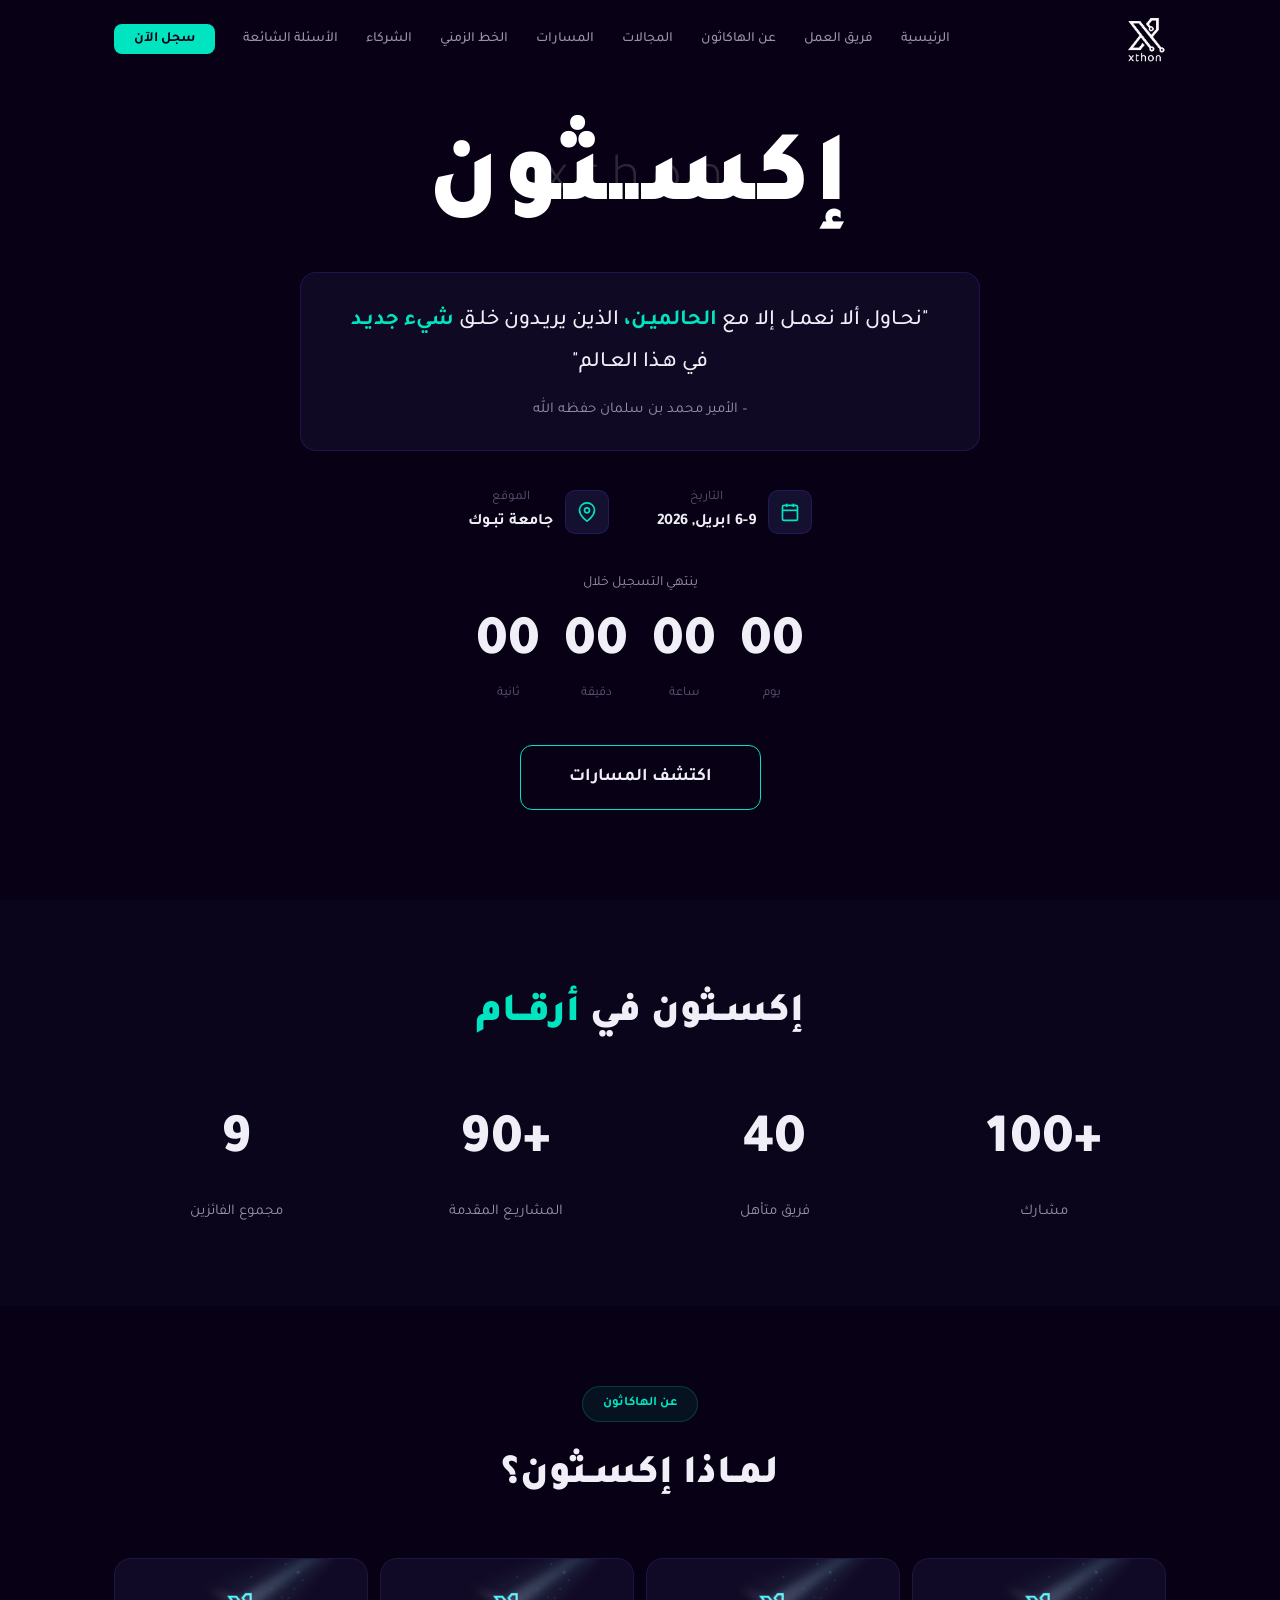
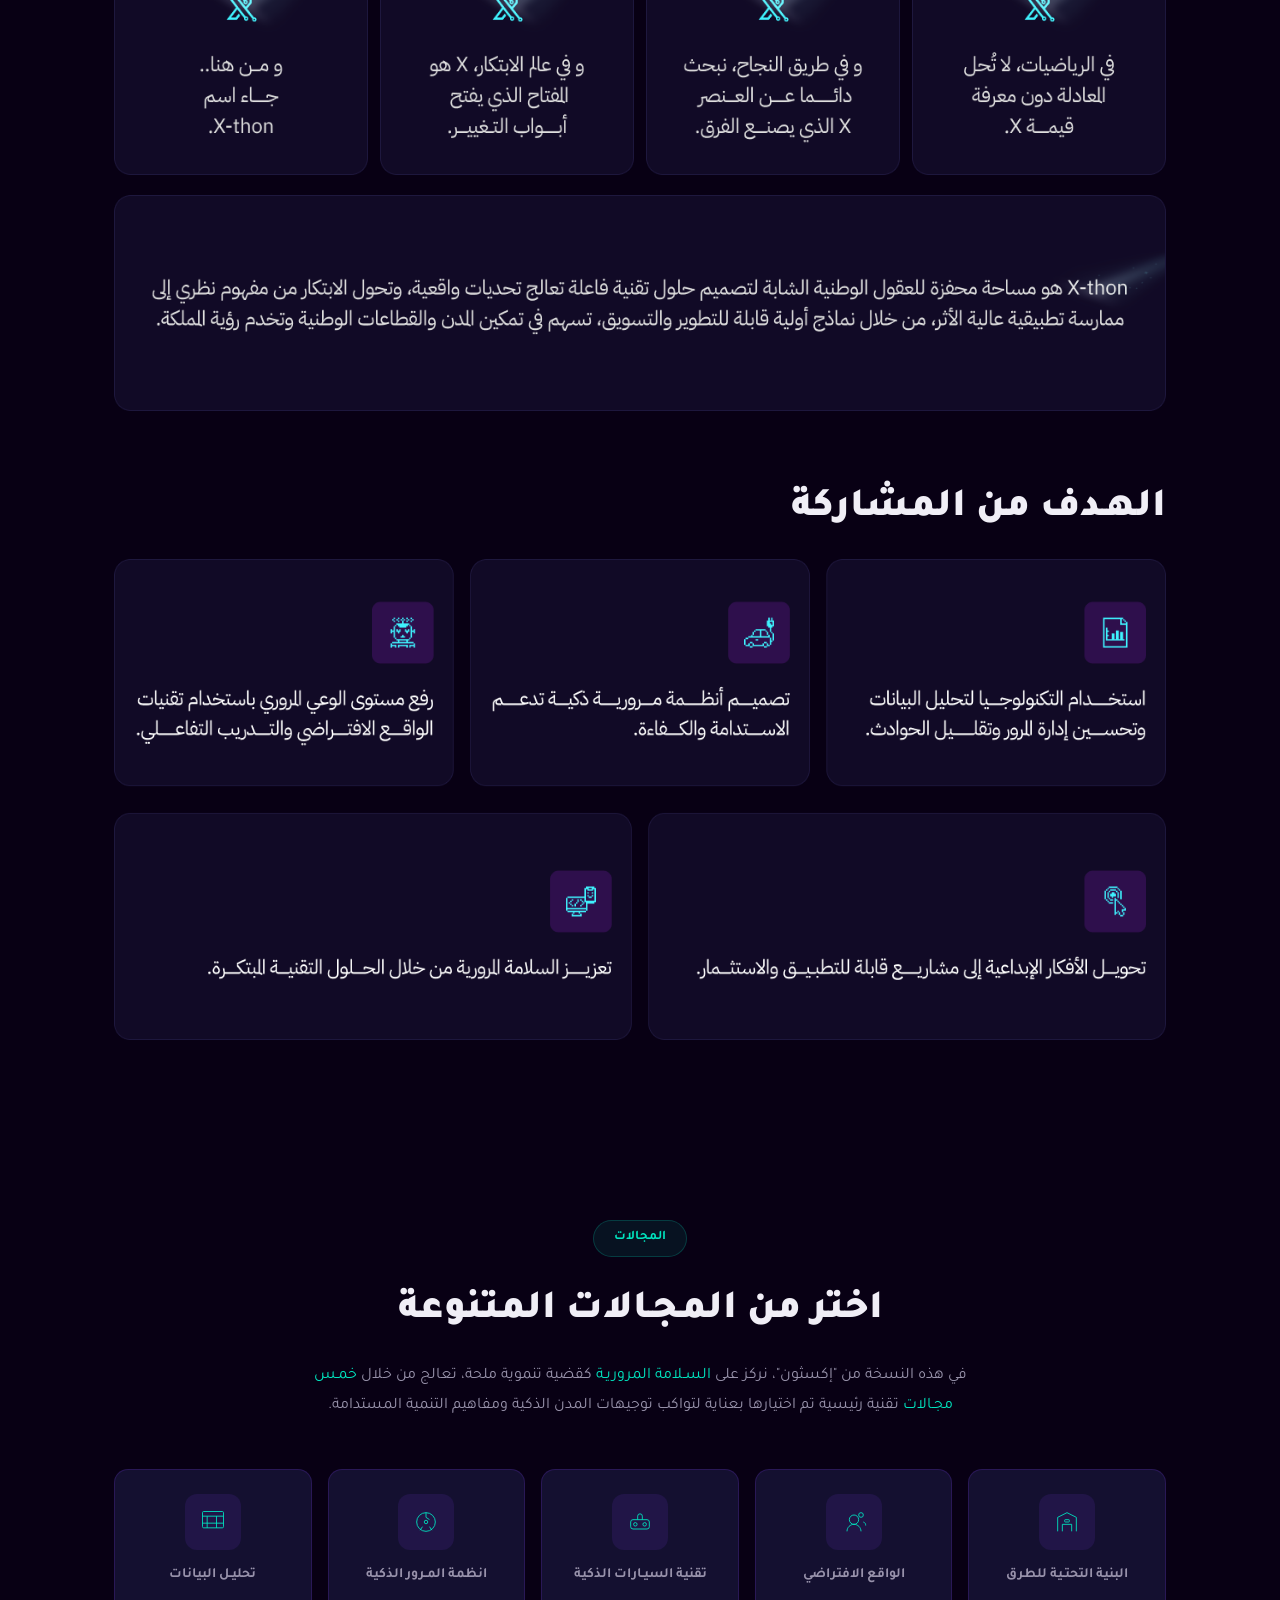
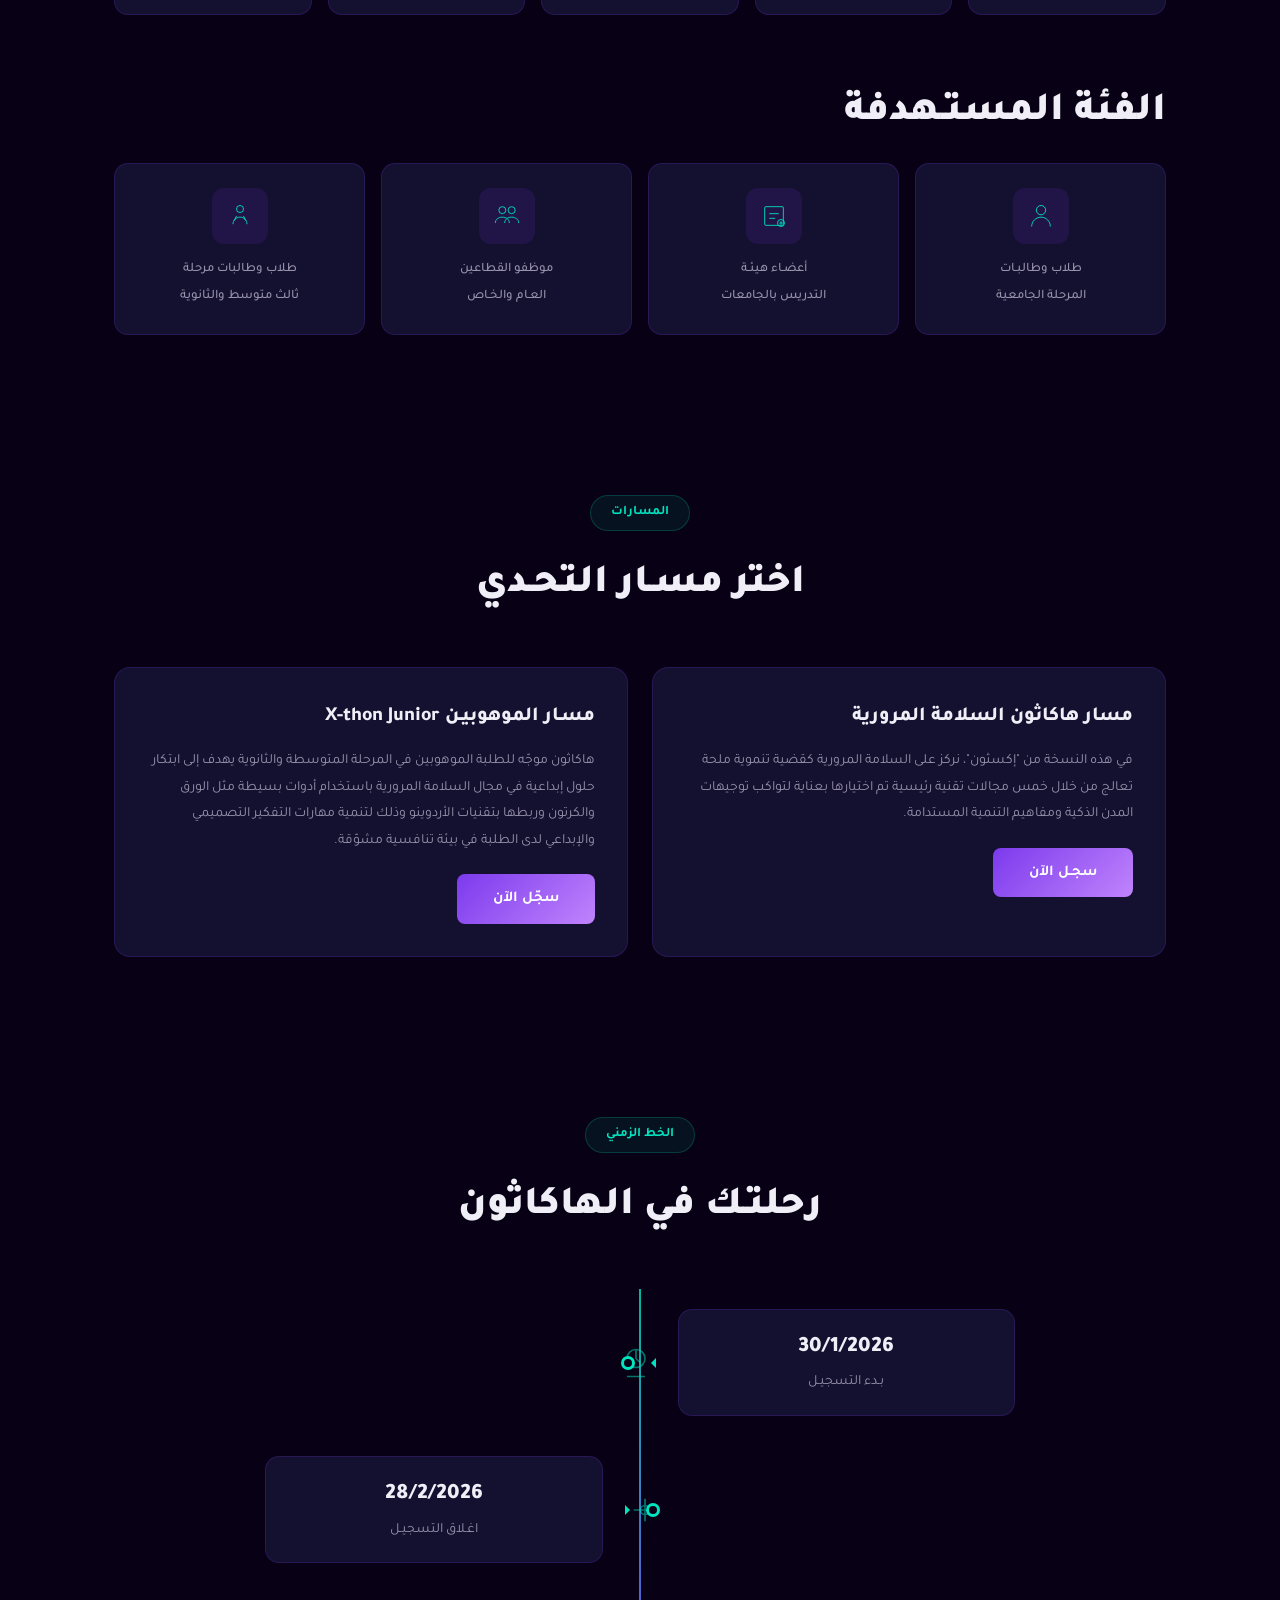
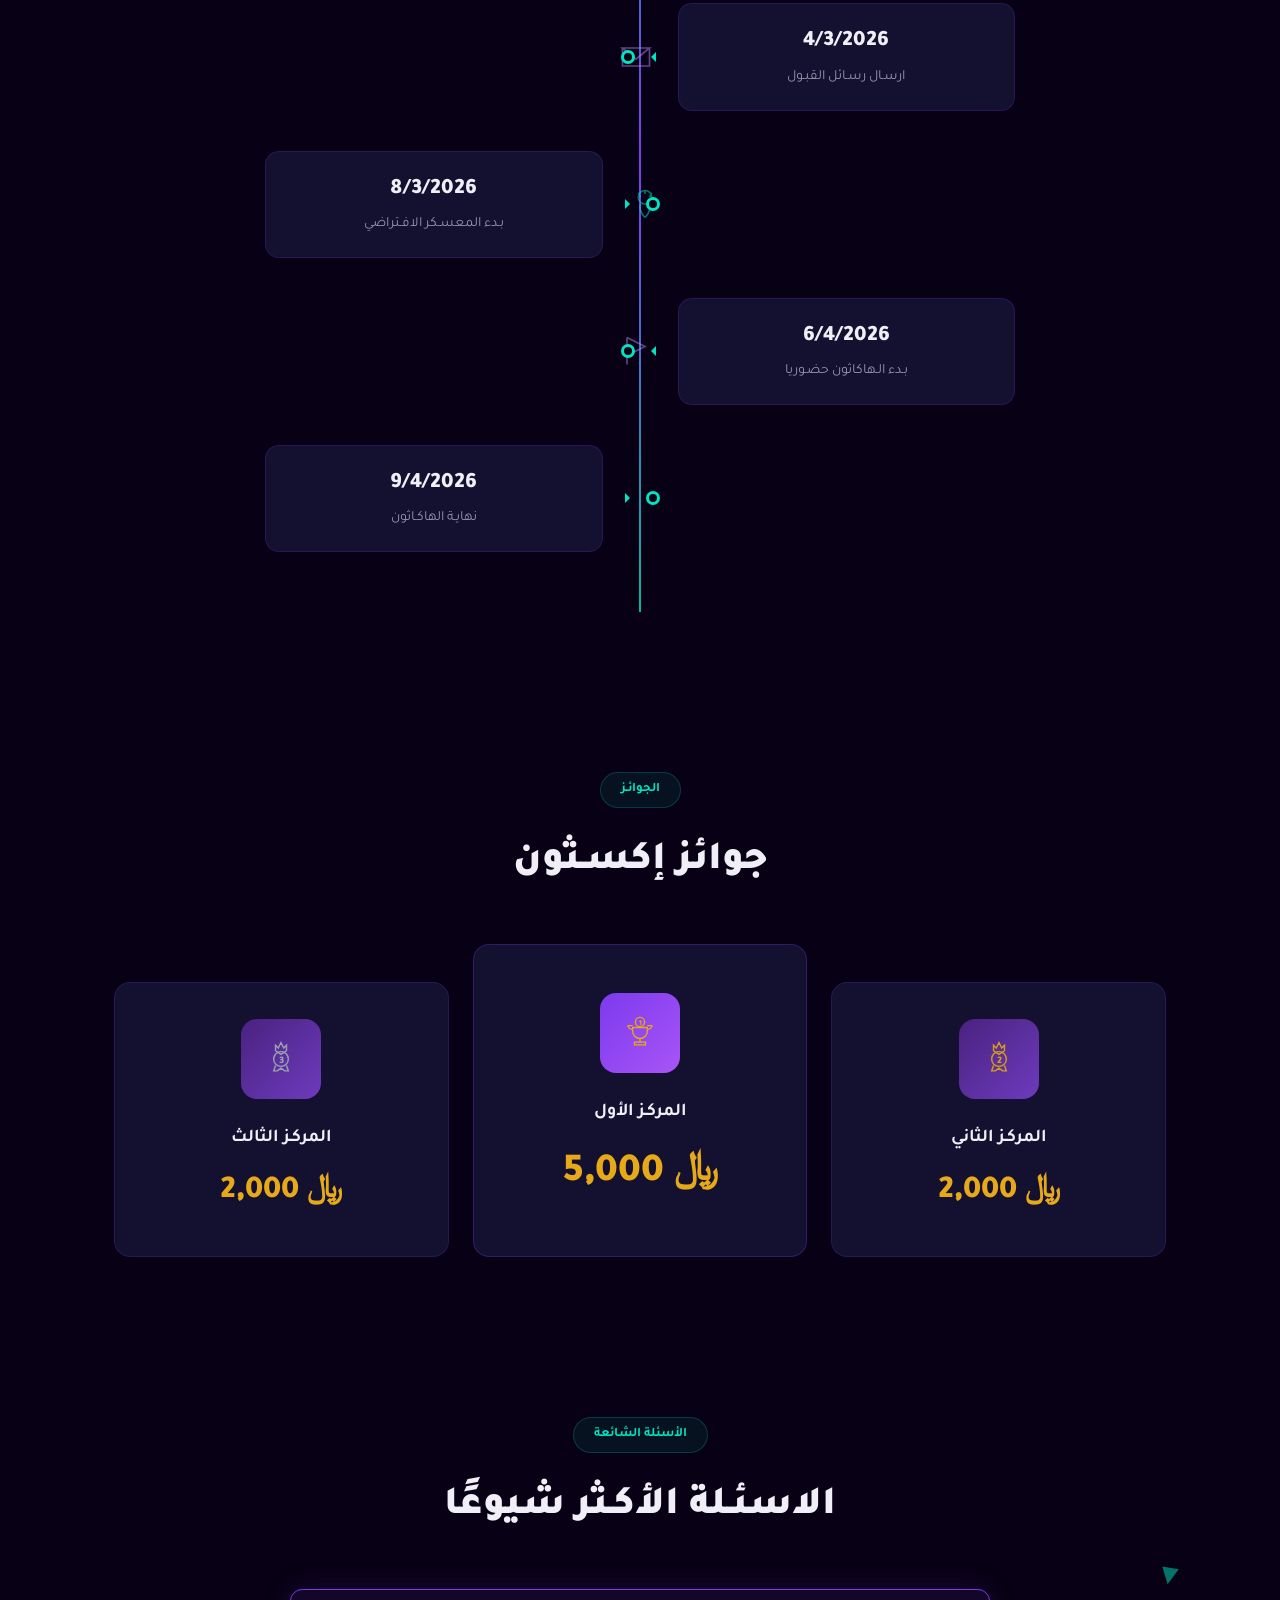
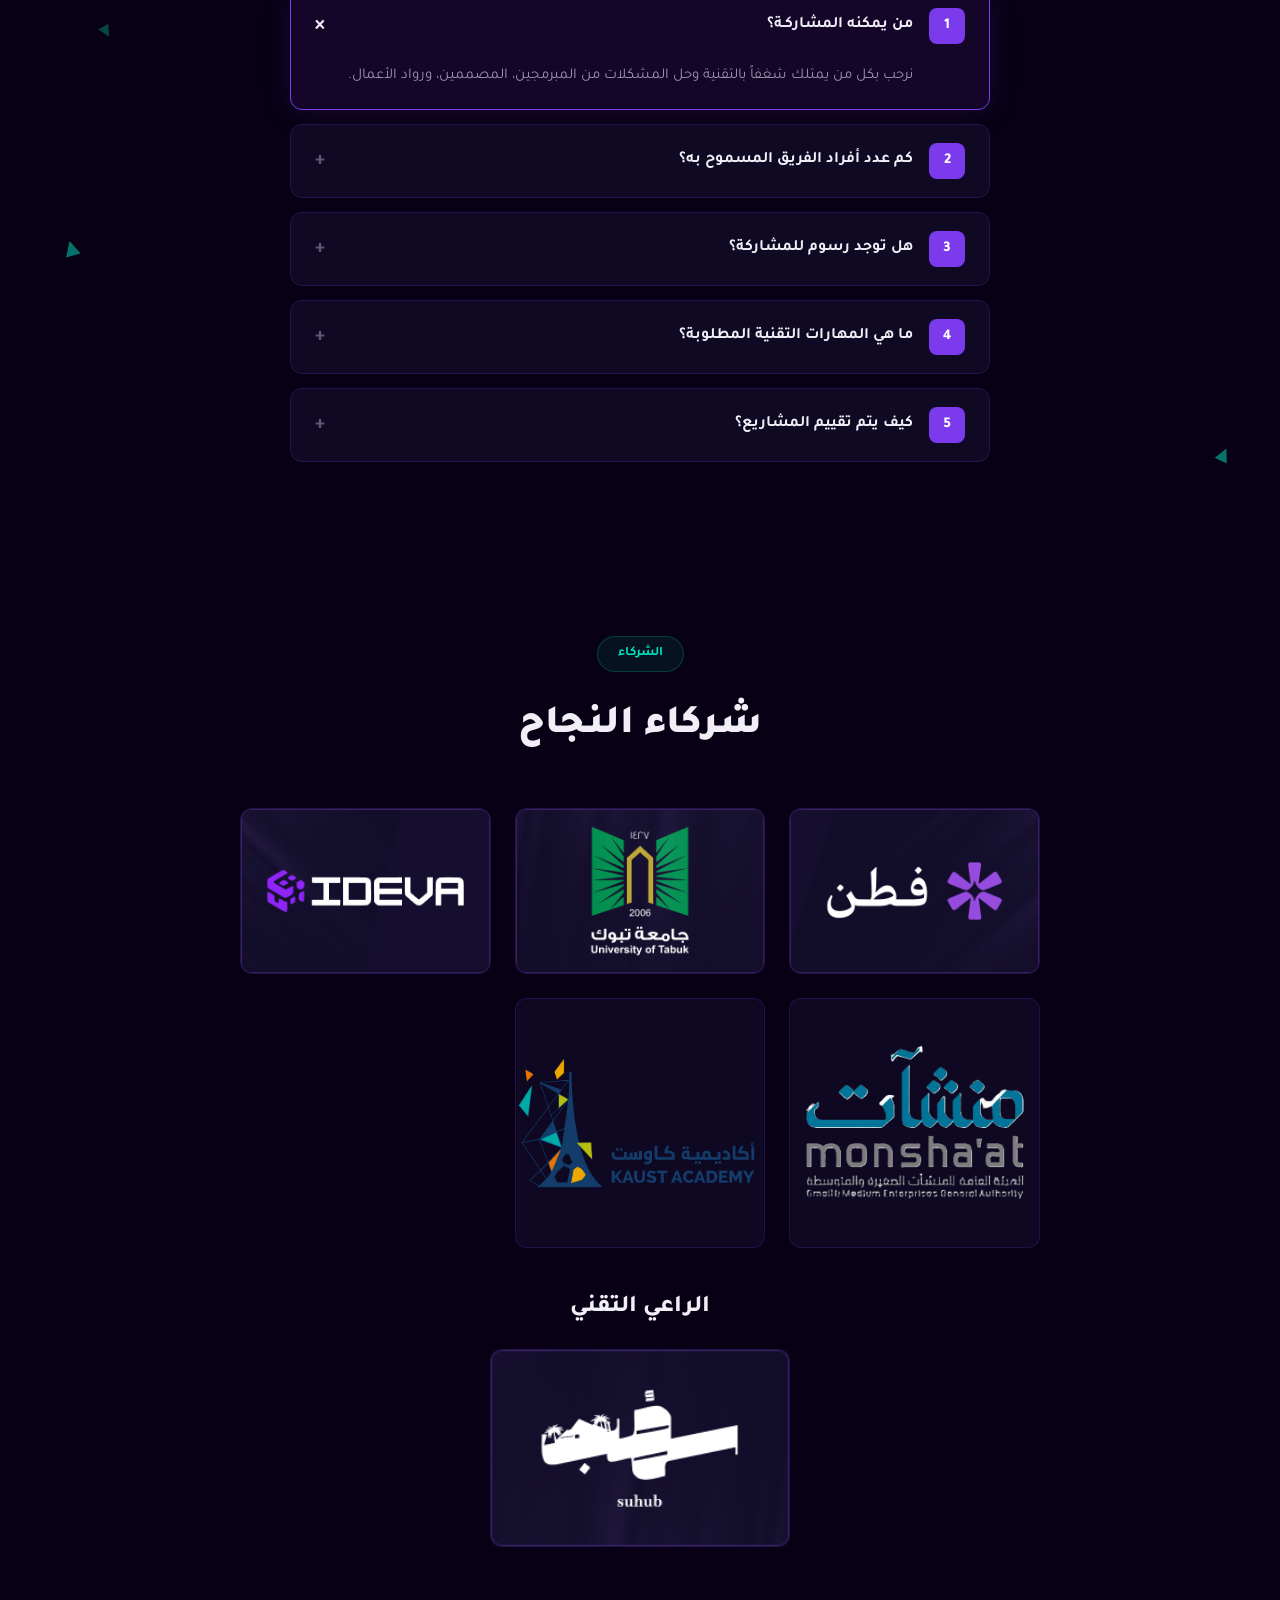
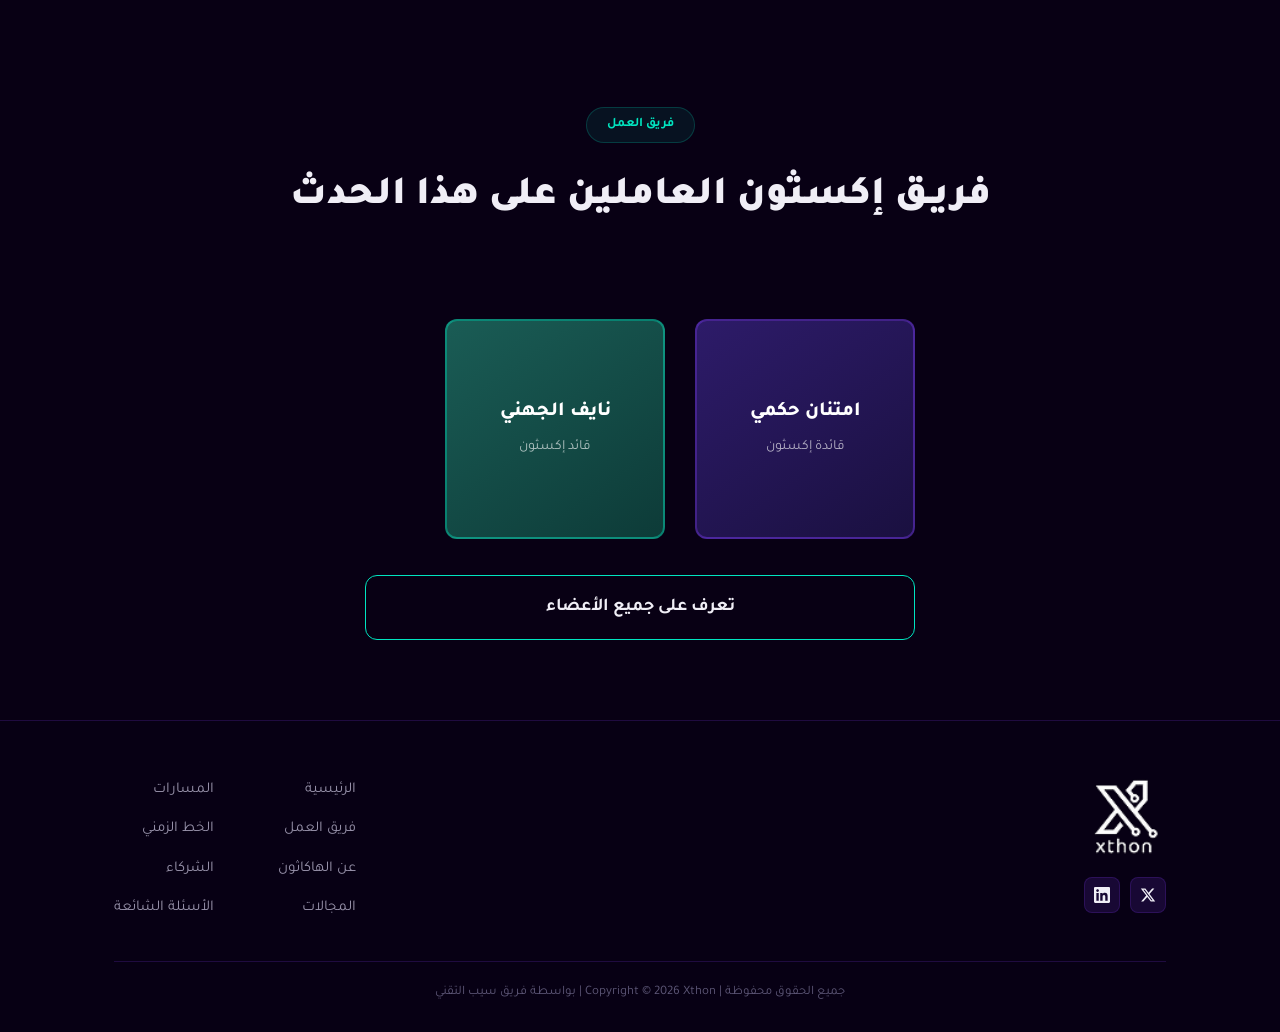
<file: index.html>
<!DOCTYPE html>
<html lang="ar" dir="rtl">
<head>
  <meta charset="utf-8">
  <meta name="viewport" content="width=device-width, initial-scale=1.0">
  <title>إكسثون - Xthon</title>
  <link href="style.css" rel="stylesheet" type="text/css" />
  <link rel="preconnect" href="https://fonts.googleapis.com">
  <link rel="preconnect" href="https://fonts.gstatic.com" crossorigin>
  <link href="https://fonts.googleapis.com/css2?family=Tajawal:wght@300;400;500;700;800;900&display=swap" rel="stylesheet">
</head>
<body>
  <div class="stars-bg" id="starsBg"></div>

  <nav class="navbar" id="navbar">
    <div class="container nav-container">
      <a href="index.html" class="nav-logo" aria-label="Xthon الرئيسية">
        <img src="Xthon.png" alt="Xthon" class="logo-img">
      </a>
      <ul class="nav-links" id="navLinks">
        <li><a href="#hero">الرئيسية</a></li>
        <li><a href="team.html">فريق العمل</a></li>
        <li><a href="#about">عن الهاكاثون</a></li>
        <li><a href="#domains">المجالات</a></li>
        <li><a href="#tracks">المسارات</a></li>
        <li><a href="#timeline">الخط الزمني</a></li>
        <li><a href="#partners">الشركاء</a></li>
        <li><a href="#faq">الأسئلة الشائعة</a></li>
        <li><a href="#tracks" class="nav-cta">سجل الآن</a></li>
      </ul>
      <button class="nav-toggle" id="navToggle" aria-label="القائمة">
        <span></span><span></span><span></span>
      </button>
    </div>
  </nav>

  <section class="hero" id="hero">
    <div class="container hero-content">
      <h1 class="hero-title">
        <span class="hero-title-ar">إكســثون</span>
        <span class="hero-title-en">Xthon</span>
      </h1>

      <div class="hero-quote">
        <p class="quote-text">"نحـاول ألا نعمـل إلا مع <span class="quote-highlight">الحالميـن،</span> الذين يريـدون خلـق <span class="quote-highlight">شيء جديـد</span> في هـذا العـالم"</p>
        <p class="quote-author">– الأمير محمد بن سلمان حفظه الله</p>
      </div>

      <div class="hero-info">
        <div class="info-item">
          <div class="info-icon">
            <svg viewBox="0 0 24 24" fill="none" stroke="currentColor" stroke-width="2"><rect x="3" y="4" width="18" height="18" rx="2" ry="2"></rect><line x1="16" y1="2" x2="16" y2="6"></line><line x1="8" y1="2" x2="8" y2="6"></line><line x1="3" y1="10" x2="21" y2="10"></line></svg>
          </div>
          <div>
            <div class="info-label">التاريخ</div>
            <div class="info-value">6-9 ابريل, 2026</div>
          </div>
        </div>
        <div class="info-item">
          <div class="info-icon">
            <svg viewBox="0 0 24 24" fill="none" stroke="currentColor" stroke-width="2"><path d="M21 10c0 7-9 13-9 13s-9-6-9-13a9 9 0 0 1 18 0z"></path><circle cx="12" cy="10" r="3"></circle></svg>
          </div>
          <div>
            <div class="info-label">الموقع</div>
            <div class="info-value">جامعة تبـوك</div>
          </div>
        </div>
      </div>

      <div class="hero-countdown-label">ينتهي التسجيل خلال</div>
      <div class="hero-countdown" id="countdown">
        <div class="countdown-item">
          <span class="countdown-value" id="seconds">00</span>
          <span class="countdown-label">ثانية</span>
        </div>
        <div class="countdown-item">
          <span class="countdown-value" id="minutes">30</span>
          <span class="countdown-label">دقيقة</span>
        </div>
        <div class="countdown-item">
          <span class="countdown-value" id="hours">07</span>
          <span class="countdown-label">ساعة</span>
        </div>
        <div class="countdown-item">
          <span class="countdown-value" id="days">10</span>
          <span class="countdown-label">يوم</span>
        </div>
      </div>

      <a href="#tracks" class="hero-cta">اكتشف المسارات</a>
    </div>
  </section>

  <section class="stats" id="stats">
    <div class="container">
      <h2 class="stats-title">إكسـثون في <span class="text-cyan">أرقــام</span></h2>
      <div class="stats-grid">
        <div class="stat-item">
          <span class="stat-value" data-target="100">+100</span>
          <span class="stat-label">مشـارك</span>
        </div>
        <div class="stat-item">
          <span class="stat-value">40</span>
          <span class="stat-label">فريق متأهل</span>
        </div>
        <div class="stat-item">
          <span class="stat-value">+90</span>
          <span class="stat-label">المشاريـع المقدمة</span>
        </div>
        <div class="stat-item">
          <span class="stat-value">9</span>
          <span class="stat-label">مجموع الفائزين</span>
        </div>
      </div>
    </div>
  </section>

  <section class="about" id="about">
    <div class="container">
      <div class="section-header">
        <span class="section-tag">عن الهاكاثون</span>
        <h2 class="section-title">لمـاذا إكسـثون؟</h2>
      </div>
      <img src="Frame 1116606633.png" alt="لماذا إكسثون - 4 بطاقات توضيحية" class="about-section-img">
      <img src="card.png" alt="وصف إكسثون" class="about-section-img about-desc-img">

      <h2 class="section-title section-title-mt">الهـدف من المشاركة</h2>
      <img src="Frame 1116606622.png" alt="الهدف من المشاركة - 5 بطاقات" class="about-section-img">
    </div>
  </section>

  <section class="domains" id="domains">
    <div class="container">
      <div class="section-header">
        <span class="section-tag">المجالات</span>
        <h2 class="section-title">اختر من المجـالات المتنوعة</h2>
        <p class="section-desc">في هذه النسخة من "إكسثون"، نركز على <span class="text-cyan">السـلامة المروريـة</span> كقضية تنموية ملحة، تعالج من خلال <span class="text-cyan">خمـس مجـالات</span> تقنية رئيسية تم اختيارها بعناية لتواكب توجيهات المدن الذكية ومفاهيم التنمية المستدامة.</p>
      </div>

      <div class="domains-grid">
        <div class="domain-card">
          <div class="domain-icon">
            <svg viewBox="0 0 48 48" fill="none" stroke="currentColor" stroke-width="1.5"><path d="M8 40V16l16-8 16 8v24"/><path d="M16 40V28h16v12"/><rect x="20" y="20" width="8" height="4" rx="1"/></svg>
          </div>
          <span>البنية التحتـية للطرق</span>
        </div>
        <div class="domain-card">
          <div class="domain-icon">
            <svg viewBox="0 0 48 48" fill="none" stroke="currentColor" stroke-width="1.5"><circle cx="24" cy="20" r="8"/><path d="M12 40c0-6.627 5.373-12 12-12s12 5.373 12 12"/><circle cx="36" cy="12" r="4"/><path d="M40 24c3 1 4 3 4 6"/></svg>
          </div>
          <span>الواقع الافتراضي</span>
        </div>
        <div class="domain-card">
          <div class="domain-icon">
            <svg viewBox="0 0 48 48" fill="none" stroke="currentColor" stroke-width="1.5"><rect x="8" y="20" width="32" height="16" rx="4"/><circle cx="16" cy="28" r="3"/><circle cx="32" cy="28" r="3"/><path d="M20 20V14a4 4 0 0 1 8 0v6"/></svg>
          </div>
          <span>تقنية السيـارات الذكية</span>
        </div>
        <div class="domain-card">
          <div class="domain-icon">
            <svg viewBox="0 0 48 48" fill="none" stroke="currentColor" stroke-width="1.5"><circle cx="24" cy="24" r="16"/><path d="M24 8v8l6 4"/><circle cx="24" cy="24" r="3"/><path d="M14 38l4-6m16 6l-4-6"/></svg>
          </div>
          <span>انظمة المـرور الذكية</span>
        </div>
        <div class="domain-card">
          <div class="domain-icon">
            <svg viewBox="0 0 48 48" fill="none" stroke="currentColor" stroke-width="1.5"><rect x="6" y="6" width="36" height="28" rx="2"/><path d="M6 14h36M14 14v20M30 14v20"/><path d="M6 26h36"/></svg>
          </div>
          <span>تحليـل البيانات</span>
        </div>
      </div>

      <h2 class="section-title section-title-mt">الفئة المستـهدفة</h2>
      <div class="audience-grid">
        <div class="audience-card">
          <div class="audience-icon">
            <svg viewBox="0 0 48 48" fill="none" stroke="currentColor" stroke-width="1.5"><circle cx="24" cy="14" r="8"/><path d="M8 42c0-8.837 7.163-16 16-16s16 7.163 16 16"/></svg>
          </div>
          <span>طلاب وطالبـات<br>المرحلة الجامعية</span>
        </div>
        <div class="audience-card">
          <div class="audience-icon">
            <svg viewBox="0 0 48 48" fill="none" stroke="currentColor" stroke-width="1.5"><rect x="8" y="8" width="32" height="32" rx="2"/><path d="M16 20h16M16 28h10"/><circle cx="36" cy="36" r="6"/><path d="M36 33v6M33 36h6"/></svg>
          </div>
          <span>أعضـاء هيئـة<br>التدريس بالجامعات</span>
        </div>
        <div class="audience-card">
          <div class="audience-icon">
            <svg viewBox="0 0 48 48" fill="none" stroke="currentColor" stroke-width="1.5"><circle cx="16" cy="14" r="6"/><circle cx="32" cy="14" r="6"/><path d="M4 36c0-6 5-10 12-10s12 4 12 10M20 36c0-6 5-10 12-10s12 4 12 10"/></svg>
          </div>
          <span>موظفو القطاعين<br>العـام والخـاص</span>
        </div>
        <div class="audience-card">
          <div class="audience-icon">
            <svg viewBox="0 0 48 48" fill="none" stroke="currentColor" stroke-width="1.5"><circle cx="24" cy="12" r="6"/><path d="M12 38c0-6.627 5.373-12 12-12s12 5.373 12 12"/><path d="M18 24l-4 8M30 24l4 8"/></svg>
          </div>
          <span>طلاب وطالبات مرحلة<br>ثالث متوسط والثانوية</span>
        </div>
      </div>
    </div>
  </section>

  <section class="tracks" id="tracks">
    <div class="container">
      <div class="section-header">
        <span class="section-tag">المسارات</span>
        <h2 class="section-title">اختر مسـار التحـدي</h2>
      </div>
      <div class="tracks-grid">
        <div class="track-card">
          <h3>مسار هاكاثون السلامة المرورية</h3>
          <p>في هذه النسخة من "إكسثون"، نركز على السلامة المرورية كقضية تنموية ملحة تعالج من خلال خمس مجالات تقنية رئيسية تم اختيارها بعناية لتواكب توجيهات المدن الذكية ومفاهيم التنمية المستدامة.</p>
          <a href="#tracks" class="track-btn">سجـل الآن</a>
        </div>
        <div class="track-card">
          <h3>مسـار الموهوبيـن X-thon Junior</h3>
          <p>هاكاثون موجّه للطلبة الموهوبين في المرحلة المتوسطة والثانوية يهدف إلى ابتكار حلول إبداعية في مجال السلامة المرورية باستخدام أدوات بسيطة مثل الورق والكرتون وربطها بتقنيات الأردوينو وذلك لتنمية مهارات التفكير التصميمي والإبداعي لدى الطلبة في بيئة تنافسية مشوّقة.</p>
          <a href="#tracks" class="track-btn">سجّل الآن</a>
        </div>
      </div>
    </div>
  </section>

  <section class="timeline" id="timeline">
    <div class="container">
      <div class="section-header">
        <span class="section-tag">الخط الزمني</span>
        <h2 class="section-title">رحلتـك في الهاكاثون</h2>
      </div>
      <div class="timeline-wrapper">
        <div class="timeline-line"></div>

        <div class="timeline-item timeline-right" data-animate>
          <div class="timeline-dot"></div>
          <div class="timeline-arrow arrow-left">
            <svg viewBox="0 0 24 24" fill="currentColor"><path d="M14 7l-5 5 5 5V7z"/></svg>
          </div>
          <div class="timeline-content">
            <div class="timeline-date">30/1/2026</div>
            <div class="timeline-text">بـدء التسجيـل</div>
          </div>
          <div class="timeline-deco timeline-deco-left">
            <svg viewBox="0 0 32 32" fill="none" stroke="var(--cyan)" stroke-width="1.5" opacity="0.5"><path d="M16 4v8l4 4M8 28h16"/><circle cx="16" cy="12" r="8"/></svg>
          </div>
        </div>

        <div class="timeline-item timeline-left" data-animate>
          <div class="timeline-dot"></div>
          <div class="timeline-arrow arrow-right">
            <svg viewBox="0 0 24 24" fill="currentColor"><path d="M10 17l5-5-5-5v10z"/></svg>
          </div>
          <div class="timeline-content">
            <div class="timeline-date">28/2/2026</div>
            <div class="timeline-text">اغـلاق التسجيـل</div>
          </div>
          <div class="timeline-deco timeline-deco-right">
            <svg viewBox="0 0 32 32" fill="none" stroke="var(--cyan)" stroke-width="1.5" opacity="0.5"><path d="M6 16h20M16 6v20"/><circle cx="16" cy="16" r="4"/></svg>
          </div>
        </div>

        <div class="timeline-item timeline-right" data-animate>
          <div class="timeline-dot"></div>
          <div class="timeline-arrow arrow-left">
            <svg viewBox="0 0 24 24" fill="currentColor"><path d="M14 7l-5 5 5 5V7z"/></svg>
          </div>
          <div class="timeline-content">
            <div class="timeline-date">4/3/2026</div>
            <div class="timeline-text">ارسـال رسـائل القبـول</div>
          </div>
          <div class="timeline-deco timeline-deco-left">
            <svg viewBox="0 0 32 32" fill="none" stroke="var(--purple-bright)" stroke-width="1.5" opacity="0.5"><path d="M4 8h24l-12 10z"/><path d="M4 8v16h24V8"/></svg>
          </div>
        </div>

        <div class="timeline-item timeline-left" data-animate>
          <div class="timeline-dot"></div>
          <div class="timeline-arrow arrow-right">
            <svg viewBox="0 0 24 24" fill="currentColor"><path d="M10 17l5-5-5-5v10z"/></svg>
          </div>
          <div class="timeline-content">
            <div class="timeline-date">8/3/2026</div>
            <div class="timeline-text">بـدء المعسـكر الافـتراضي</div>
          </div>
          <div class="timeline-deco timeline-deco-right">
            <svg viewBox="0 0 32 32" fill="none" stroke="var(--cyan)" stroke-width="1.5" opacity="0.5"><circle cx="16" cy="10" r="6"/><path d="M12 16c-1 4 0 8 4 12M20 16c1 4 0 8-4 12"/><path d="M10 6l2 4M22 6l-2 4M16 4v3"/></svg>
          </div>
        </div>

        <div class="timeline-item timeline-right" data-animate>
          <div class="timeline-dot"></div>
          <div class="timeline-arrow arrow-left">
            <svg viewBox="0 0 24 24" fill="currentColor"><path d="M14 7l-5 5 5 5V7z"/></svg>
          </div>
          <div class="timeline-content">
            <div class="timeline-date">6/4/2026</div>
            <div class="timeline-text">بـدء الـهاكاثون حضـوريا</div>
          </div>
          <div class="timeline-deco timeline-deco-left">
            <svg viewBox="0 0 32 32" fill="none" stroke="var(--purple-bright)" stroke-width="1.5" opacity="0.5"><path d="M8 4v24M8 4l16 8-16 8"/></svg>
          </div>
        </div>

        <div class="timeline-item timeline-left" data-animate>
          <div class="timeline-dot"></div>
          <div class="timeline-arrow arrow-right">
            <svg viewBox="0 0 24 24" fill="currentColor"><path d="M10 17l5-5-5-5v10z"/></svg>
          </div>
          <div class="timeline-content">
            <div class="timeline-date">9/4/2026</div>
            <div class="timeline-text">نهايـة الهاكـاثون</div>
          </div>
        </div>
      </div>
    </div>
  </section>

  <section class="prizes" id="prizes">
    <div class="container">
      <div class="section-header">
        <span class="section-tag">الجوائـز</span>
        <h2 class="section-title">جوائز إكسـثون</h2>
      </div>
      <div class="prizes-grid">
        <div class="prize-card">
          <div class="prize-icon prize-silver">
            <svg viewBox="0 0 48 48" fill="none">
              <path d="M24 6l3 6 3-3v6l-6 4-6-4v-6l3 3z" stroke="#d4a017" stroke-width="1.5" fill="none"/>
              <circle cx="24" cy="24" r="8" stroke="#d4a017" stroke-width="1.5" fill="none"/>
              <text x="24" y="28" text-anchor="middle" fill="#d4a017" font-size="11" font-weight="900">2</text>
              <path d="M18 31l-2 6h4l4-3 4 3h4l-2-6" stroke="#d4a017" stroke-width="1.5" fill="none"/>
            </svg>
          </div>
          <h3>المركـز الثاني</h3>
          <div class="prize-amount">﷼ 2,000</div>
        </div>
        <div class="prize-card prize-card-first">
          <div class="prize-icon prize-gold">
            <svg viewBox="0 0 48 48" fill="none">
              <path d="M16 18h16v4c0 4-3.5 8-8 8s-8-4-8-8v-4z" stroke="#e5a91a" stroke-width="1.5" fill="none"/>
              <path d="M16 20c-3 0-5-2-5-4h5M32 20c3 0 5-2 5-4h-5" stroke="#e5a91a" stroke-width="1.5" fill="none"/>
              <line x1="24" y1="30" x2="24" y2="34" stroke="#e5a91a" stroke-width="1.5"/>
              <path d="M18 34h12v3H18z" stroke="#e5a91a" stroke-width="1.5" fill="none"/>
              <circle cx="24" cy="12" r="5" stroke="#e5a91a" stroke-width="1.5" fill="none"/>
              <text x="24" y="15" text-anchor="middle" fill="#e5a91a" font-size="8" font-weight="900">1</text>
            </svg>
          </div>
          <h3>المركـز الأول</h3>
          <div class="prize-amount prize-amount-gold">﷼ 5,000</div>
        </div>
        <div class="prize-card">
          <div class="prize-icon prize-bronze">
            <svg viewBox="0 0 48 48" fill="none">
              <path d="M24 6l3 6 3-3v6l-6 4-6-4v-6l3 3z" stroke="#9ca3af" stroke-width="1.5" fill="none"/>
              <circle cx="24" cy="24" r="8" stroke="#9ca3af" stroke-width="1.5" fill="none"/>
              <text x="24" y="28" text-anchor="middle" fill="#9ca3af" font-size="11" font-weight="900">3</text>
              <path d="M18 31l-2 6h4l4-3 4 3h4l-2-6" stroke="#9ca3af" stroke-width="1.5" fill="none"/>
            </svg>
          </div>
          <h3>المركـز الثالث</h3>
          <div class="prize-amount">﷼ 2,000</div>
        </div>
      </div>
    </div>
  </section>

  <section class="faq" id="faq">
    <div class="container">
      <div class="section-header">
        <span class="section-tag">الأسئلة الشائعة</span>
        <h2 class="section-title">الاسئـلة الأكـثر شيوعًا</h2>
      </div>
      <div class="faq-list">
        <div class="faq-item active">
          <button class="faq-question" aria-expanded="true">
            <span class="faq-num">1</span>
            <span>من يمكنه المشاركـة؟</span>
            <span class="faq-toggle">×</span>
          </button>
          <div class="faq-answer">
            <p>نرحب بكل من يمتلك شغفاً بالتقنية وحل المشكلات من المبرمجين، المصممين، ورواد الأعمال.</p>
          </div>
        </div>
        <div class="faq-item">
          <button class="faq-question" aria-expanded="false">
            <span class="faq-num">2</span>
            <span>كم عدد أفراد الفريق المسموح به؟</span>
            <span class="faq-toggle">+</span>
          </button>
          <div class="faq-answer">
            <p>يتكون الفريق من 3 إلى 5 أعضاء. يمكنك التسجيل بشكل فردي وسنساعدك في إيجاد فريق مناسب.</p>
          </div>
        </div>
        <div class="faq-item">
          <button class="faq-question" aria-expanded="false">
            <span class="faq-num">3</span>
            <span>هل توجد رسوم للمشاركة؟</span>
            <span class="faq-toggle">+</span>
          </button>
          <div class="faq-answer">
            <p>لا، المشاركة مجانية بالكامل. نوفر أيضاً الوجبات والمشروبات والإنترنت طوال فترة المسابقة.</p>
          </div>
        </div>
        <div class="faq-item">
          <button class="faq-question" aria-expanded="false">
            <span class="faq-num">4</span>
            <span>ما هي المهارات التقنية المطلوبة؟</span>
            <span class="faq-toggle">+</span>
          </button>
          <div class="faq-answer">
            <p>نرحب بجميع المستويات. المهم هو الشغف والرغبة في التعلم والابتكار.</p>
          </div>
        </div>
        <div class="faq-item">
          <button class="faq-question" aria-expanded="false">
            <span class="faq-num">5</span>
            <span>كيف يتم تقييم المشاريع؟</span>
            <span class="faq-toggle">+</span>
          </button>
          <div class="faq-answer">
            <p>يتم تقييم المشاريع بناءً على الابتكار، الجودة التقنية، التأثير والفائدة، وجودة العرض التقديمي.</p>
          </div>
        </div>
      </div>
      <div class="faq-decoration faq-deco-1">
        <svg viewBox="0 0 24 24" fill="currentColor"><polygon points="12,2 22,22 2,22"/></svg>
      </div>
      <div class="faq-decoration faq-deco-2">
        <svg viewBox="0 0 24 24" fill="currentColor"><polygon points="12,22 2,2 22,2"/></svg>
      </div>
      <div class="faq-decoration faq-deco-3">
        <svg viewBox="0 0 24 24" fill="currentColor"><polygon points="12,2 22,22 2,22"/></svg>
      </div>
      <div class="faq-decoration faq-deco-4">
        <svg viewBox="0 0 24 24" fill="currentColor"><polygon points="12,22 2,2 22,2"/></svg>
      </div>
    </div>
  </section>

  <section class="partners" id="partners">
    <div class="container">
      <div class="section-header">
        <span class="section-tag">الشركاء</span>
        <h2 class="section-title">شركاء النجاح</h2>
      </div>
      <div class="partners-grid">
        <div class="partner-card">
          <div class="partner-logo">
            <img src="شركاء النجاح.png" alt="فطن">
          </div>
        </div>
        <div class="partner-card">
          <div class="partner-logo">
            <img src="شركاء النجاح (1).png" alt="جامعة تبوك">
          </div>
        </div>
        <div class="partner-card">
          <div class="partner-logo">
            <img src="شركاء النجاح (2).png" alt="IDEVA">
          </div>
        </div>
        <div class="partner-card">
          <div class="partner-logo">
            <img src="منشأت.png" alt="IDEVA">
          </div>
        </div>
        <div class="partner-card">
          <div class="partner-logo">
            <img src="KA LOGO.png" alt="IDEVA">
          </div>
        </div>
      </div>
      <h3 class="partners-subtitle">الراعي التقني</h3>
      <div class="partners-grid partners-grid-single">
        <div class="partner-card partner-card-tech">
          <div class="partner-logo">
            <img src="شركاء النجاح (3).png" alt="سحب - suhub">
          </div>
        </div>
      </div>
    </div>
  </section>

  <section class="team" id="team"> <div class="container"> <div class="section-header"> <span class="section-tag">فريق العمل</span> <h2 class="section-title">فريـق إكسثون العاملين على هذا الحدث</h2> </div> 
    <div class="team-grid"> 
       <div class="leaders-row">

  <!-- قائدة إكسثون -->
  <div class="card-flip" tabindex="0" role="button">
    <div class="card-front card-purple">
      <h3>امتنان حكمي</h3>
      <p>قائدة إكسثون</p>
    </div>

    <div class="card-back card-purple-back member-card">

      <div class="member-photo">
        <img src="امتنان حكمي.png" alt="امتنان حكمي">
      </div>

      <h3 class="member-name">امتنان حكمي</h3>

      <p class="member-role">قائدة إكسثون</p>

      <a href="https://www.linkedin.com/in/emtenan-abdullah-ba430b363?utm_source=share_via&utm_content=profile&utm_medium=member_ios"
         class="member-linkedin"
         target="_blank"
         aria-label="LinkedIn">
        <svg viewBox="0 0 24 24">
          <path d="M20.447 20.452h-3.554v-5.569c0-1.328-.027-3.037-1.852-3.037-1.853 0-2.136 1.445-2.136 2.939v5.667H9.351V9h3.414v1.561h.046c.477-.9 1.637-1.85 3.37-1.85 3.601 0 4.267 2.37 4.267 5.455v6.286zM5.337 7.433c-1.144 0-2.063-.926-2.063-2.065 0-1.138.92-2.063 2.063-2.063 1.14 0 2.064.925 2.064 2.063 0 1.139-.925 2.065-2.064 2.065zm1.782 13.019H3.555V9h3.564v11.452zM22.225 0H1.771C.792 0 0 .774 0 1.729v20.542C0 23.227.792 24 1.771 24h20.451C23.2 24 24 23.227 24 22.271V1.729C24 .774 23.2 0 22.222 0h.003z"/>
        </svg>
      </a>

    </div>
  </div>

  <!-- قائد إكسثون -->
  <div class="card-flip" tabindex="0" role="button">
    <div class="card-front card-teal">
      <h3>نايف الجهني</h3>
      <p>قائد إكسثون</p>
    </div>

    <div class="card-back card-teal-back member-card">

      <div class="member-photo">
        <img src="نايف الجهني.png" alt="نايف الجهني">
      </div>

      <h3 class="member-name">نايف الجهني</h3>

      <p class="member-role">قائد إكسثون</p>

      <a href="https://www.linkedin.com/in/nayefaljhani/"
         class="member-linkedin"
         target="_blank"
         aria-label="LinkedIn">
        <svg viewBox="0 0 24 24">
          <path d="M20.447 20.452h-3.554v-5.569c0-1.328-.027-3.037-1.852-3.037-1.853 0-2.136 1.445-2.136 2.939v5.667H9.351V9h3.414v1.561h.046c.477-.9 1.637-1.85 3.37-1.85 3.601 0 4.267 2.37 4.267 5.455v6.286zM5.337 7.433c-1.144 0-2.063-.926-2.063-2.065 0-1.138.92-2.063 2.063-2.063 1.14 0 2.064.925 2.064 2.063 0 1.139-.925 2.065-2.064 2.065zm1.782 13.019H3.555V9h3.564v11.452zM22.225 0H1.771C.792 0 0 .774 0 1.729v20.542C0 23.227.792 24 1.771 24h20.451C23.2 24 24 23.227 24 22.271V1.729C24 .774 23.2 0 22.222 0h.003z"/>
        </svg>
      </a>

    </div>
  </div>
</div>
  </div> <!-- ✅ نهاية leaders-row -->
</div>   <!-- ✅ نهاية comm-section cyan-border -->
         <a href="team.html" class="team-cta">تعرف على جميع الأعضاء</a> </div> </section>
  <footer class="footer" id="footer">
    <div class="container">
      <div class="footer-top">
        <div class="footer-brand">
          <img src="Xthon.png" alt="Xthon" class="footer-logo-img">
          <div class="footer-social">
            <a href="javascript:void(0)" aria-label="X (تويتر)">
              <svg viewBox="0 0 24 24" fill="currentColor" width="16" height="16"><path d="M18.244 2.25h3.308l-7.227 8.26 8.502 11.24H16.17l-5.214-6.817L4.99 21.75H1.68l7.73-8.835L1.254 2.25H8.08l4.713 6.231zm-1.161 17.52h1.833L7.084 4.126H5.117z"/></svg>
            </a>
            <a href="javascript:void(0)" aria-label="LinkedIn">
              <svg viewBox="0 0 24 24" fill="currentColor" width="16" height="16"><path d="M20.447 20.452h-3.554v-5.569c0-1.328-.027-3.037-1.852-3.037-1.853 0-2.136 1.445-2.136 2.939v5.667H9.351V9h3.414v1.561h.046c.477-.9 1.637-1.85 3.37-1.85 3.601 0 4.267 2.37 4.267 5.455v6.286zM5.337 7.433c-1.144 0-2.063-.926-2.063-2.065 0-1.138.92-2.063 2.063-2.063 1.14 0 2.064.925 2.064 2.063 0 1.139-.925 2.065-2.064 2.065zm1.782 13.019H3.555V9h3.564v11.452zM22.225 0H1.771C.792 0 0 .774 0 1.729v20.542C0 23.227.792 24 1.771 24h20.451C23.2 24 24 23.227 24 22.271V1.729C24 .774 23.2 0 22.222 0h.003z"/></svg>
            </a>
          </div>
        </div>
        <div class="footer-nav">
          <div class="footer-col">
            <a href="#hero">الرئيسية</a>
            <a href="#team">فريق العمل</a>
            <a href="#about">عن الهاكاثون</a>
            <a href="#domains">المجالات</a>
          </div>
          <div class="footer-col">
            <a href="#tracks">المسارات</a>
            <a href="#timeline">الخط الزمني</a>
            <a href="#partners">الشركاء</a>
            <a href="#faq">الأسئلة الشائعة</a>
          </div>
        </div>
      </div>
      <div class="footer-bottom">
        <p>جميع الحقوق محفوظة | Copyright &copy; 2026 Xthon | بواسطة فريق سيب التقني</p>
      </div>
    </div>
  </footer>

  <script src="script.js"></script>
</body>
</html>
</file>
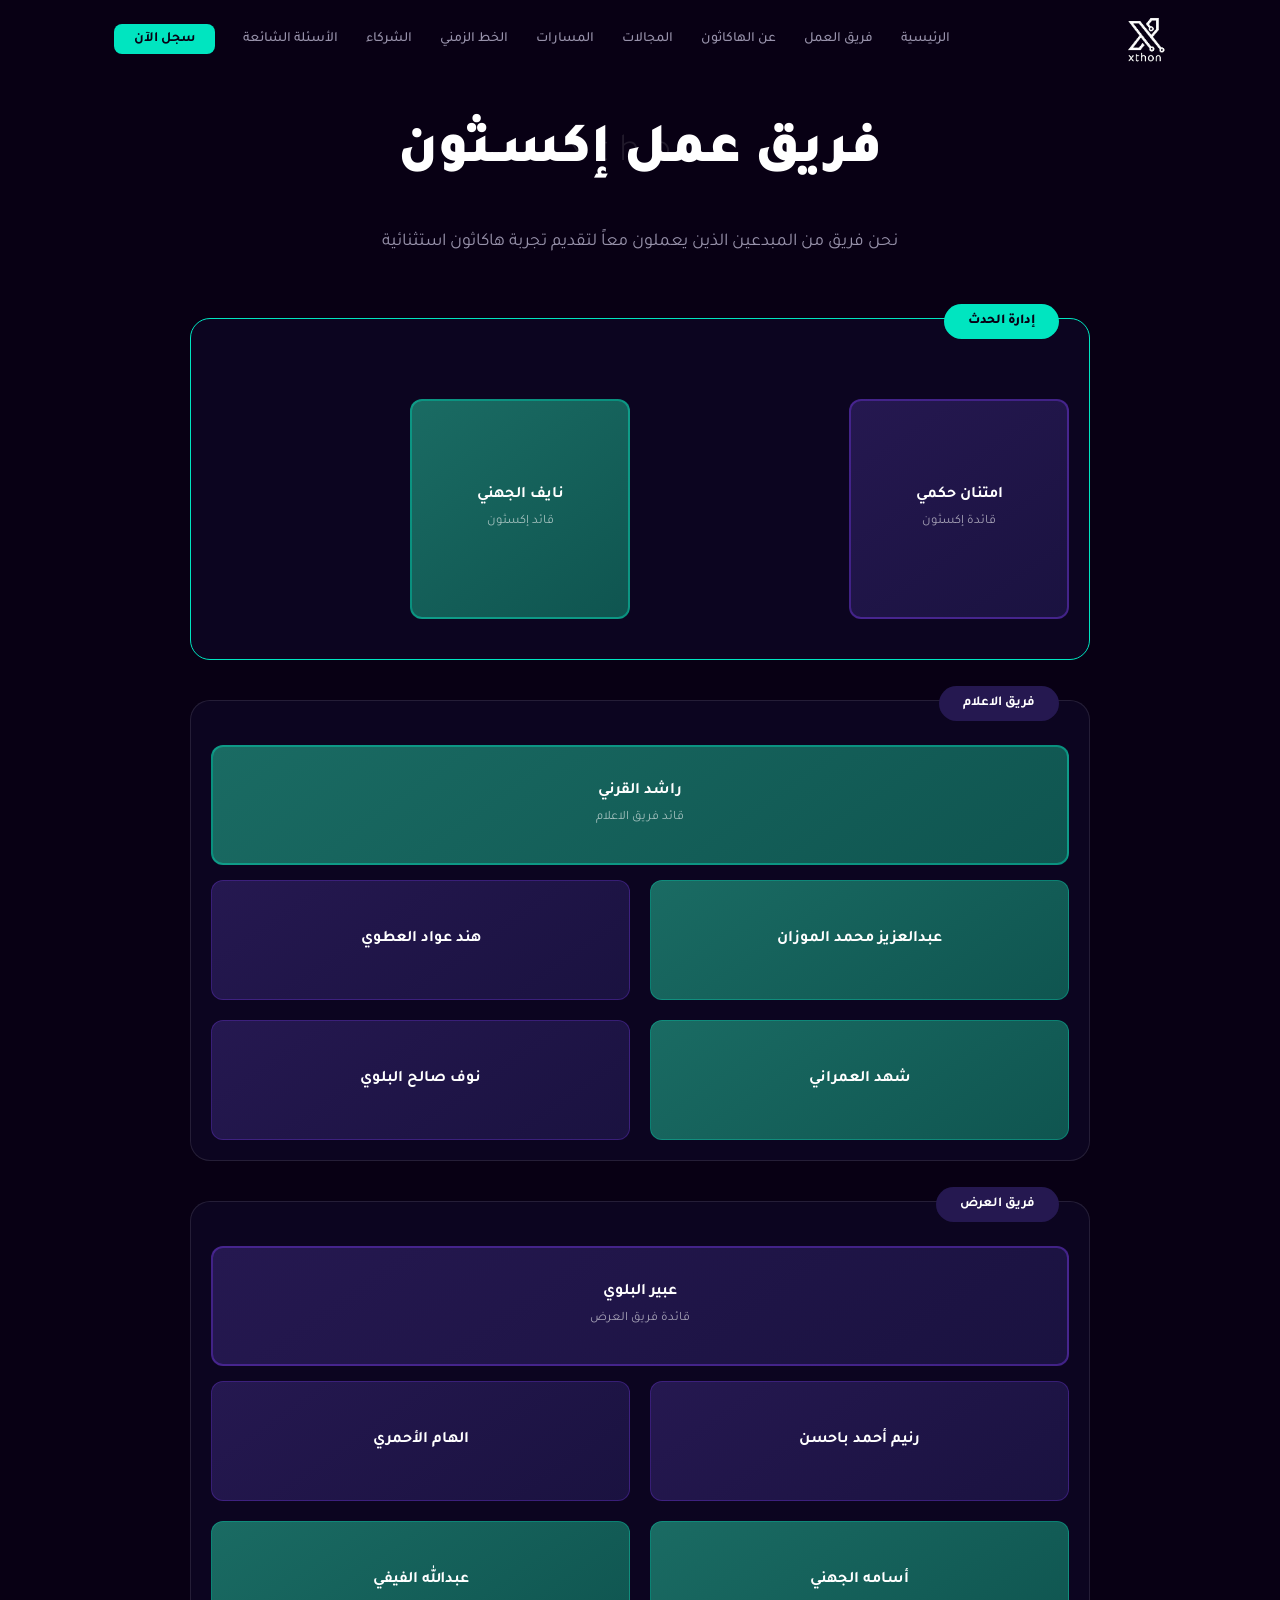
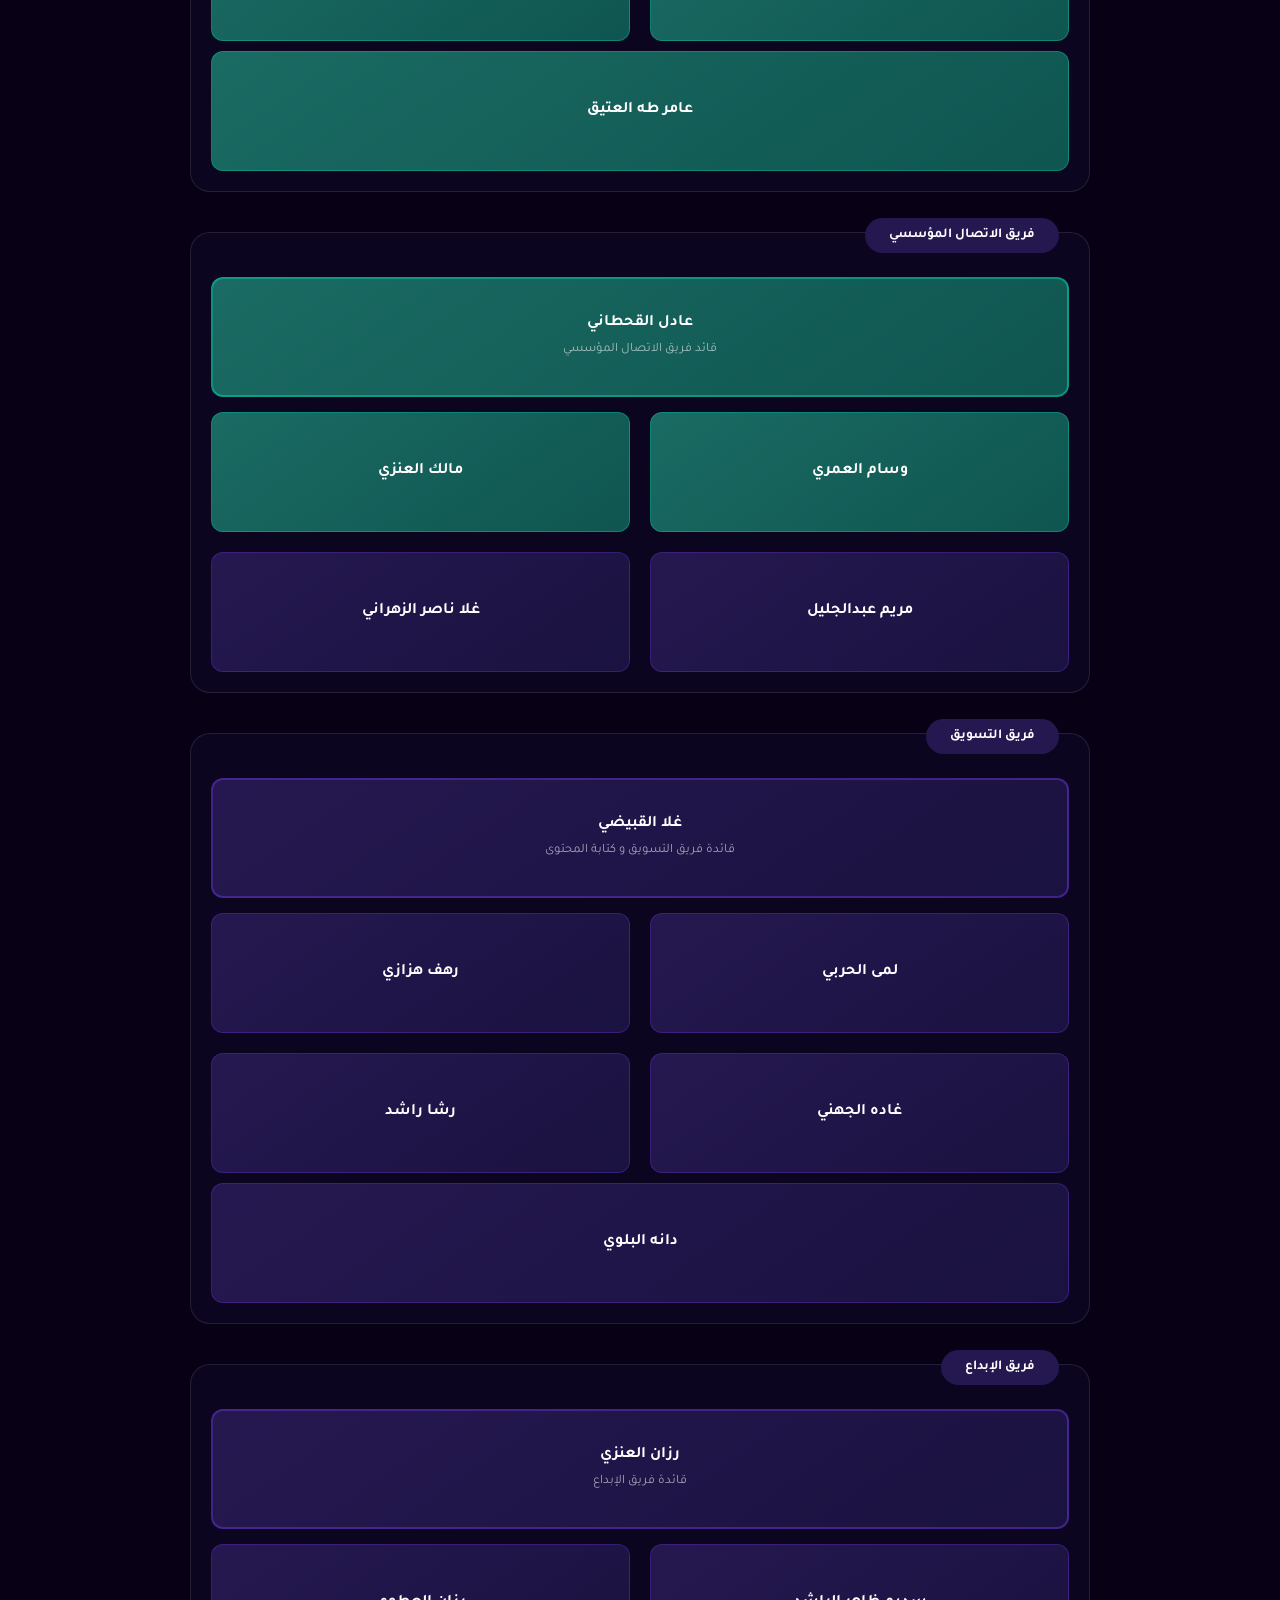
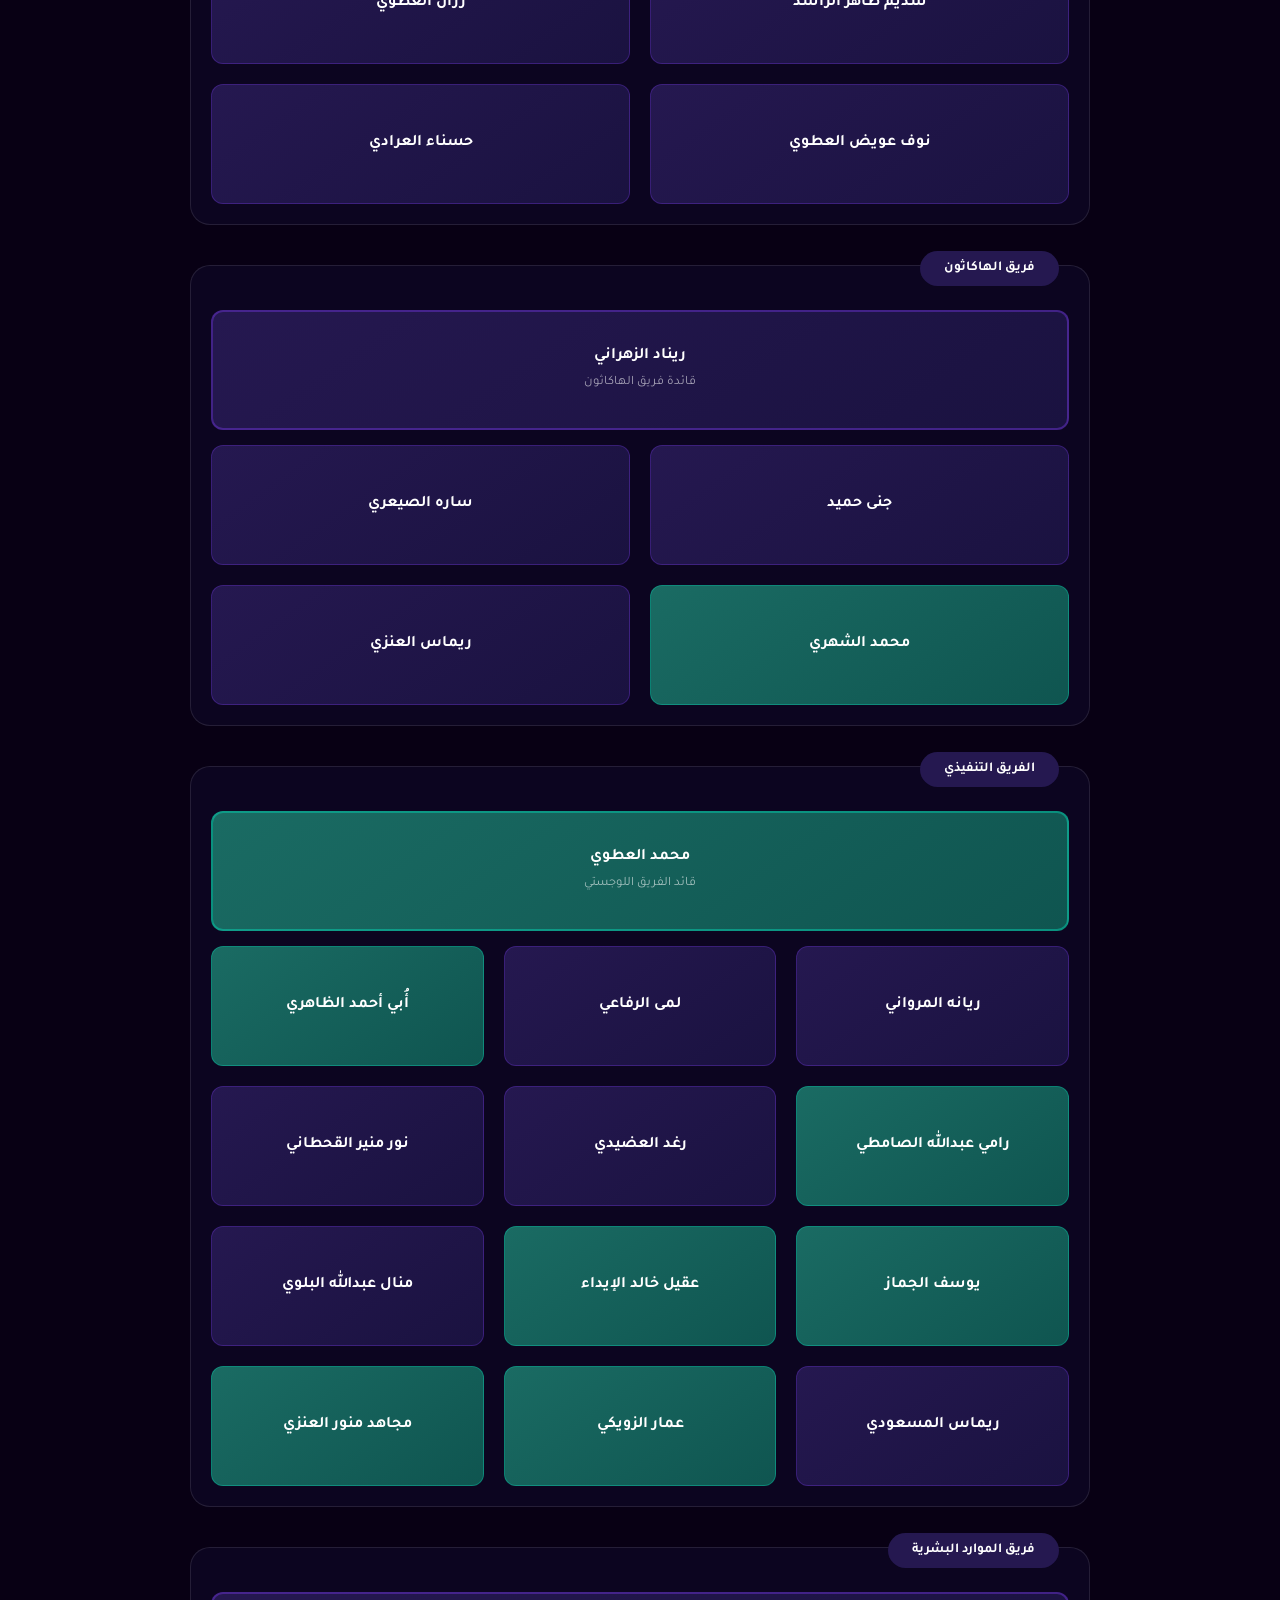
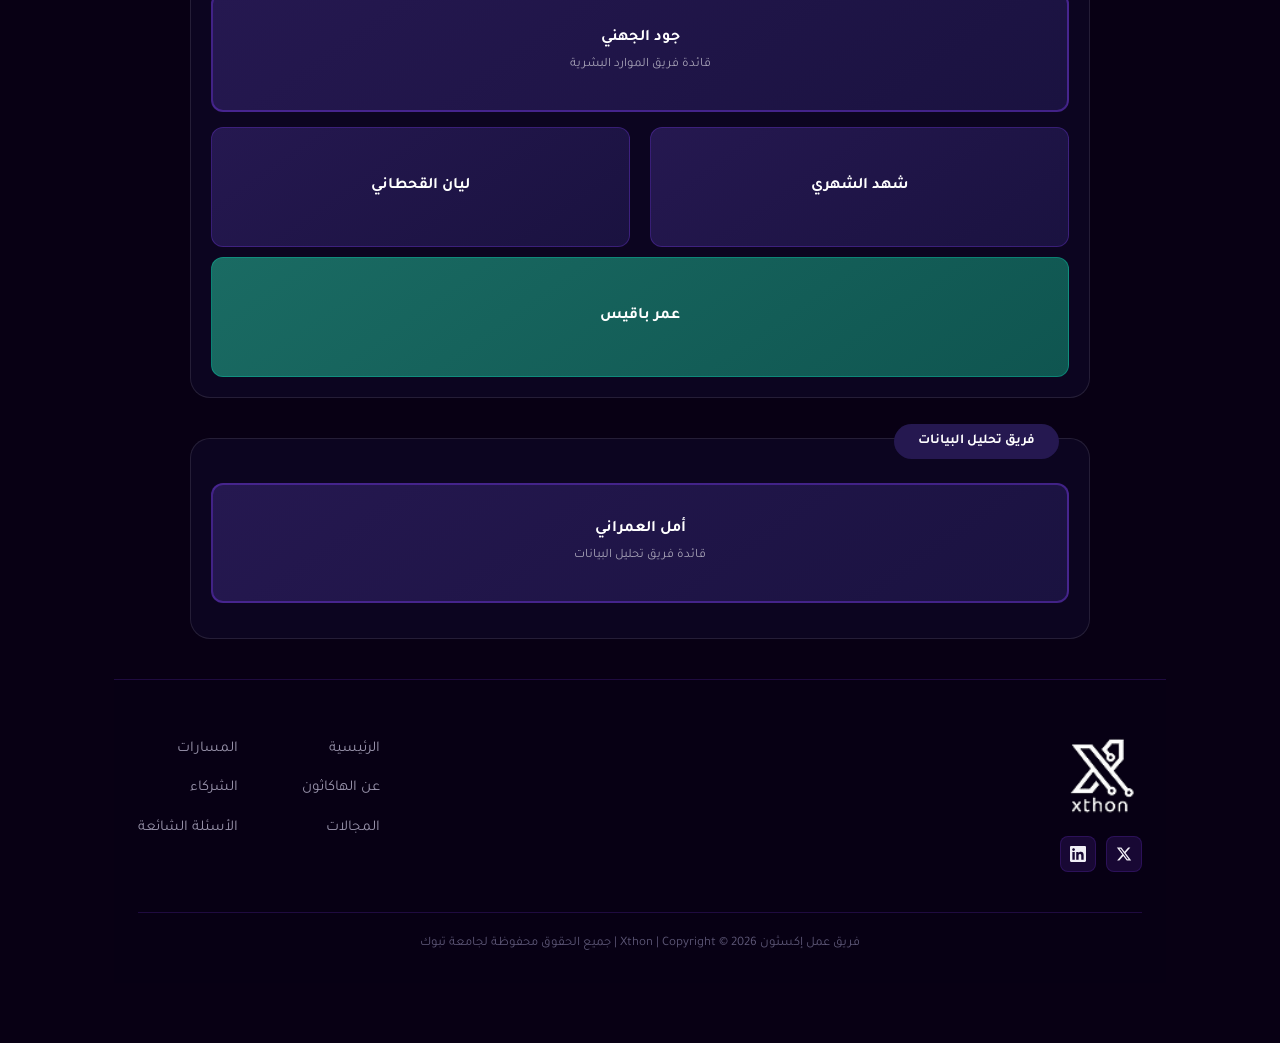
<file: team.html>
<!DOCTYPE html>
<html lang="ar" dir="rtl">
<head>
  <meta charset="utf-8">
  <meta name="viewport" content="width=device-width, initial-scale=1.0">
  <title>فريق العمل - إكسثون</title>
  <link href="style.css" rel="stylesheet">
  <link href="team.css" rel="stylesheet">
  <link rel="preconnect" href="https://fonts.googleapis.com">
  <link rel="preconnect" href="https://fonts.gstatic.com" crossorigin>
  <link href="https://fonts.googleapis.com/css2?family=Tajawal:wght@300;400;500;700;800;900&display=swap" rel="stylesheet">
</head>
<body>
  <div class="stars-bg" id="starsBg"></div>

  <nav class="navbar scrolled" id="navbar">
    <div class="container nav-container">
      <a href="index.html" class="nav-logo">
        <img src="Xthon.png" alt="Xthon" class="logo-img">
      </a>
      <ul class="nav-links" id="navLinks">
        <li><a href="index.html">الرئيسية</a></li>
        <li><a href="team.html">فريق العمل</a></li>
        <li><a href="index.html#about">عن الهاكاثون</a></li>
        <li><a href="index.html#domains">المجالات</a></li>
        <li><a href="index.html#tracks">المسارات</a></li>
        <li><a href="index.html#timeline">الخط الزمني</a></li>
        <li><a href="index.html#partners">الشركاء</a></li>
        <li><a href="index.html#faq">الأسئلة الشائعة</a></li>
        <li><a href="index.html#tracks" class="nav-cta">سجل الآن</a></li>
      </ul>
      <button class="nav-toggle" id="navToggle" aria-label="القائمة">
        <span></span><span></span><span></span>
      </button>
    </div>
  </nav>

  <section class="team-page">
    <div class="container">
      <h1 class="team-page-title">
        <span class="team-page-title-ar">فريق عمل إكسـثون</span>
        <span class="team-page-title-en">Xthon</span>
      </h1>
      <p class="team-page-subtitle">نحن فريق من المبدعين الذين يعملون معاً لتقديم تجربة هاكاثون استثنائية</p>

      <div class="comm-section cyan-border">
  <div class="comm-tag cyan-tag">إدارة الحدث</div>

  <div class="leaders-row">

    <!-- قائدة إكسثون -->
    <div class="card-flip" tabindex="0" role="button">
      <div class="card-front card-purple">
        <h3>امتنان حكمي</h3>
        <p>قائدة إكسثون</p>
      </div>

      <div class="card-back card-purple-back leader-back">
        <div class="card-photo-lg">
          <img src="امتنان حكمي.png" alt="امتنان حكمي">
        </div>

        <h3>امتنان حكمي</h3>
<a href="https://www.linkedin.com/in/emtenan-abdullah-ba430b363?utm_source=share_via&utm_content=profile&utm_medium=member_ios" 
class="card-linkedin" 
target="_blank">

<svg viewBox="0 0 24 24">
<path d="M20.447 20.452h-3.554v-5.569c0-1.328-.027-3.037-1.852-3.037-1.853 0-2.136 1.445-2.136 2.939v5.667H9.351V9h3.414v1.561h.046c.477-.9 1.637-1.85 3.37-1.85 3.601 0 4.267 2.37 4.267 5.455v6.286z"/>
</svg>

</a>

        <div class="card-back-footer">
          <span>قائدة إكسثون</span>
        </div>
      </div>
    </div>

    <!-- قائد إكسثون -->
    <div class="card-flip" tabindex="0" role="button">
      <div class="card-front card-teal">
        <h3>نايف الجهني</h3>
        <p>قائد إكسثون</p>
      </div>

      <div class="card-back card-teal-back leader-back">
        <div class="card-photo-lg">
          <img src="نايف الجهني.png" alt="نايف الجهني">
        </div>

        <h3>نايف الجهني</h3>
<a href="https://www.linkedin.com/in/nayefaljhani/" 
class="card-linkedin" 
target="_blank">

<svg viewBox="0 0 24 24">
<path d="M20.447 20.452h-3.554v-5.569c0-1.328-.027-3.037-1.852-3.037-1.853 0-2.136 1.445-2.136 2.939v5.667H9.351V9h3.414v1.561h.046c.477-.9 1.637-1.85 3.37-1.85 3.601 0 4.267 2.37 4.267 5.455v6.286z"/>
</svg>

</a>

        <div class="card-back-footer">
          <span>قائد إكسثون</span>
        </div>
      </div>
    </div>

  </div> <!-- ✅ نهاية leaders-row -->
</div>   <!-- ✅ نهاية comm-section cyan-border -->
      <div class="comm-section dark-border">
        <div class="comm-tag purple-tag">فريق الاعلام</div>
        <div class="comm-leader">
          <div class="card-flip" tabindex="0" role="button">
            <div class="card-front card-teal leader-card"><h3>راشد القرني</h3><p>قائد فريق الاعلام</p></div>
            <div class="card-back card-teal-back leader-back"><div class="card-photo-lg"><img src="راشد القرني.png" alt="راشد القرني"></div><h3>راشد القرني</h3><div class="card-back-footer"><a href="https://www.linkedin.com/in/rashed-alqarni-06b61529a?utm_source=share&utm_campaign=share_via&utm_content=profile&utm_medium=ios_app" class="card-linkedin" aria-label="LinkedIn"><svg viewBox="0 0 24 24"><path d="M20.447 20.452h-3.554v-5.569c0-1.328-.027-3.037-1.852-3.037-1.853 0-2.136 1.445-2.136 2.939v5.667H9.351V9h3.414v1.561h.046c.477-.9 1.637-1.85 3.37-1.85 3.601 0 4.267 2.37 4.267 5.455v6.286zM5.337 7.433c-1.144 0-2.063-.926-2.063-2.065 0-1.138.92-2.063 2.063-2.063 1.14 0 2.064.925 2.064 2.063 0 1.139-.925 2.065-2.064 2.065zm1.782 13.019H3.555V9h3.564v11.452zM22.225 0H1.771C.792 0 0 .774 0 1.729v20.542C0 23.227.792 24 1.771 24h20.451C23.2 24 24 23.227 24 22.271V1.729C24 .774 23.2 0 22.222 0h.003z"/></svg></a><span>قائد فريق الاعلام</span></div></div>
          </div>
        </div>
        <div class="comm-grid cols-2">
          <div class="card-flip" tabindex="0" role="button">
            <div class="card-front card-teal"><h3>عبدالعزيز محمد الموزان</h3></div>
            <div class="card-back card-img-back"><img src="عبدالعزيز الفوزان.png" alt="عبدالعزيز محمد الموزان"><h3>عبدالعزيز محمد الموزان</h3><a href="javascript:void(0)" class="card-linkedin-overlay" aria-label="LinkedIn"><svg viewBox="0 0 24 24"><path d="M20.447 20.452h-3.554v-5.569c0-1.328-.027-3.037-1.852-3.037-1.853 0-2.136 1.445-2.136 2.939v5.667H9.351V9h3.414v1.561h.046c.477-.9 1.637-1.85 3.37-1.85 3.601 0 4.267 2.37 4.267 5.455v6.286zM5.337 7.433c-1.144 0-2.063-.926-2.063-2.065 0-1.138.92-2.063 2.063-2.063 1.14 0 2.064.925 2.064 2.063 0 1.139-.925 2.065-2.064 2.065zm1.782 13.019H3.555V9h3.564v11.452zM22.225 0H1.771C.792 0 0 .774 0 1.729v20.542C0 23.227.792 24 1.771 24h20.451C23.2 24 24 23.227 24 22.271V1.729C24 .774 23.2 0 22.222 0h.003z"/></svg></a></div>
          </div>
          <div class="card-flip" tabindex="0" role="button">
            <div class="card-front card-purple"><h3>هند عواد العطوي</h3></div>
            <div class="card-back card-purple-back"><h3>هند عواد العطوي</h3><a href="javascript:void(0)" class="card-linkedin card-linkedin-lg" aria-label="LinkedIn"><svg viewBox="0 0 24 24"><path d="M20.447 20.452h-3.554v-5.569c0-1.328-.027-3.037-1.852-3.037-1.853 0-2.136 1.445-2.136 2.939v5.667H9.351V9h3.414v1.561h.046c.477-.9 1.637-1.85 3.37-1.85 3.601 0 4.267 2.37 4.267 5.455v6.286zM5.337 7.433c-1.144 0-2.063-.926-2.063-2.065 0-1.138.92-2.063 2.063-2.063 1.14 0 2.064.925 2.064 2.063 0 1.139-.925 2.065-2.064 2.065zm1.782 13.019H3.555V9h3.564v11.452zM22.225 0H1.771C.792 0 0 .774 0 1.729v20.542C0 23.227.792 24 1.771 24h20.451C23.2 24 24 23.227 24 22.271V1.729C24 .774 23.2 0 22.222 0h.003z"/></svg></a></div>
          </div>
          <div class="card-flip" tabindex="0" role="button">
            <div class="card-front card-teal"><h3>شهد العمراني</h3></div>
            <div class="card-back card-teal-back leader-back"><div class="card-photo-lg"><img src="شهد العمراني.png" alt="شهد العمراني"></div><h3>شهد العمراني</h3><div class="card-back-footer"><a href="javascript:void(0)" class="card-linkedin" aria-label="LinkedIn"><svg viewBox="0 0 24 24"><path d="M20.447 20.452h-3.554v-5.569c0-1.328-.027-3.037-1.852-3.037-1.853 0-2.136 1.445-2.136 2.939v5.667H9.351V9h3.414v1.561h.046c.477-.9 1.637-1.85 3.37-1.85 3.601 0 4.267 2.37 4.267 5.455v6.286zM5.337 7.433c-1.144 0-2.063-.926-2.063-2.065 0-1.138.92-2.063 2.063-2.063 1.14 0 2.064.925 2.064 2.063 0 1.139-.925 2.065-2.064 2.065zm1.782 13.019H3.555V9h3.564v11.452zM22.225 0H1.771C.792 0 0 .774 0 1.729v20.542C0 23.227.792 24 1.771 24h20.451C23.2 24 24 23.227 24 22.271V1.729C24 .774 23.2 0 22.222 0h.003z"/></svg></a></div></div>
          </div>
          <div class="card-flip" tabindex="0" role="button">
            <div class="card-front card-purple"><h3>نوف صالح البلوي</h3></div>
            <div class="card-back card-purple-back"><h3>نوف صالح البلوي</h3><a href="javascript:void(0)" class="card-linkedin card-linkedin-lg" aria-label="LinkedIn"><svg viewBox="0 0 24 24"><path d="M20.447 20.452h-3.554v-5.569c0-1.328-.027-3.037-1.852-3.037-1.853 0-2.136 1.445-2.136 2.939v5.667H9.351V9h3.414v1.561h.046c.477-.9 1.637-1.85 3.37-1.85 3.601 0 4.267 2.37 4.267 5.455v6.286zM5.337 7.433c-1.144 0-2.063-.926-2.063-2.065 0-1.138.92-2.063 2.063-2.063 1.14 0 2.064.925 2.064 2.063 0 1.139-.925 2.065-2.064 2.065zm1.782 13.019H3.555V9h3.564v11.452zM22.225 0H1.771C.792 0 0 .774 0 1.729v20.542C0 23.227.792 24 1.771 24h20.451C23.2 24 24 23.227 24 22.271V1.729C24 .774 23.2 0 22.222 0h.003z"/></svg></a></div>
          </div>
        </div>
      </div>

      <div class="comm-section dark-border">
        <div class="comm-tag purple-tag">فريق العرض</div>
        <div class="comm-leader">
          <div class="card-flip" tabindex="0" role="button">
            <div class="card-front card-purple leader-card"><h3>عبير البلوي</h3><p>قائدة فريق العرض</p></div>
            <div class="card-back card-purple-back leader-back"><div class="card-photo-lg"><img src="عبير البلوي.png" alt="عبير البلوي"></div><h3>عبير البلوي</h3><div class="card-back-footer"><a href="https://www.linkedin.com/in/abeer-albalawi-40b241345?utm_source=share&utm_campaign=share_via&utm_content=profile&utm_medium=ios_app" class="card-linkedin" aria-label="LinkedIn"><svg viewBox="0 0 24 24"><path d="M20.447 20.452h-3.554v-5.569c0-1.328-.027-3.037-1.852-3.037-1.853 0-2.136 1.445-2.136 2.939v5.667H9.351V9h3.414v1.561h.046c.477-.9 1.637-1.85 3.37-1.85 3.601 0 4.267 2.37 4.267 5.455v6.286zM5.337 7.433c-1.144 0-2.063-.926-2.063-2.065 0-1.138.92-2.063 2.063-2.063 1.14 0 2.064.925 2.064 2.063 0 1.139-.925 2.065-2.064 2.065zm1.782 13.019H3.555V9h3.564v11.452zM22.225 0H1.771C.792 0 0 .774 0 1.729v20.542C0 23.227.792 24 1.771 24h20.451C23.2 24 24 23.227 24 22.271V1.729C24 .774 23.2 0 22.222 0h.003z"/></svg></a><span>قائدة فريق للعرض</span></div></div>
          </div>
        </div>
        <div class="comm-grid cols-2">
          <div class="card-flip" tabindex="0" role="button">
            <div class="card-front card-purple"><h3>رنيم أحمد باحسن</h3></div>
            <div class="card-back card-purple-back leader-back"><div class="card-photo-lg"><img src="رنيم احمد.png" alt="رنيم أحمد باحسن"></div><h3>رنيم أحمد باحسن</h3><div class="card-back-footer"><a href="https://www.linkedin.com/in/%D9%8Craneem-ahmed-4a5149329?utm_source=share&utm_campaign=share_via&utm_content=profile&utm_medium=ios_app" class="card-linkedin" aria-label="LinkedIn"><svg viewBox="0 0 24 24"><path d="M20.447 20.452h-3.554v-5.569c0-1.328-.027-3.037-1.852-3.037-1.853 0-2.136 1.445-2.136 2.939v5.667H9.351V9h3.414v1.561h.046c.477-.9 1.637-1.85 3.37-1.85 3.601 0 4.267 2.37 4.267 5.455v6.286zM5.337 7.433c-1.144 0-2.063-.926-2.063-2.065 0-1.138.92-2.063 2.063-2.063 1.14 0 2.064.925 2.064 2.063 0 1.139-.925 2.065-2.064 2.065zm1.782 13.019H3.555V9h3.564v11.452zM22.225 0H1.771C.792 0 0 .774 0 1.729v20.542C0 23.227.792 24 1.771 24h20.451C23.2 24 24 23.227 24 22.271V1.729C24 .774 23.2 0 22.222 0h.003z"/></svg></a></div></div>
          </div>
          <div class="card-flip" tabindex="0" role="button">
            <div class="card-front card-purple"><h3>الهام الأحمري</h3></div>
            <div class="card-back card-purple-back"><h3>الهام الأحمري </h3><a href="https://www.linkedin.com/in/elham-alahmari-55a215350?utm_source=share&utm_campaign=share_via&utm_content=profile&utm_medium=ios_app" class="card-linkedin card-linkedin-lg" aria-label="LinkedIn"><svg viewBox="0 0 24 24"><path d="M20.447 20.452h-3.554v-5.569c0-1.328-.027-3.037-1.852-3.037-1.853 0-2.136 1.445-2.136 2.939v5.667H9.351V9h3.414v1.561h.046c.477-.9 1.637-1.85 3.37-1.85 3.601 0 4.267 2.37 4.267 5.455v6.286zM5.337 7.433c-1.144 0-2.063-.926-2.063-2.065 0-1.138.92-2.063 2.063-2.063 1.14 0 2.064.925 2.064 2.063 0 1.139-.925 2.065-2.064 2.065zm1.782 13.019H3.555V9h3.564v11.452zM22.225 0H1.771C.792 0 0 .774 0 1.729v20.542C0 23.227.792 24 1.771 24h20.451C23.2 24 24 23.227 24 22.271V1.729C24 .774 23.2 0 22.222 0h.003z"/></svg></a></div>
          </div>
          <div class="card-flip" tabindex="0" role="button">
            <div class="card-front card-teal"><h3>أسامه الجهني</h3></div>
            <div class="card-back card-teal-back leader-back"><div class="card-photo-lg"><img src="اسامه الجهني.png" alt="أسامه الجهني"></div><h3>أسامه الجهني</h3><div class="card-back-footer"><a href="https://www.linkedin.com/in/osamah-aljohani-058bab331?utm_source=share&utm_campaign=share_via&utm_content=profile&utm_medium=ios_app" class="card-linkedin" aria-label="LinkedIn"><svg viewBox="0 0 24 24"><path d="M20.447 20.452h-3.554v-5.569c0-1.328-.027-3.037-1.852-3.037-1.853 0-2.136 1.445-2.136 2.939v5.667H9.351V9h3.414v1.561h.046c.477-.9 1.637-1.85 3.37-1.85 3.601 0 4.267 2.37 4.267 5.455v6.286zM5.337 7.433c-1.144 0-2.063-.926-2.063-2.065 0-1.138.92-2.063 2.063-2.063 1.14 0 2.064.925 2.064 2.063 0 1.139-.925 2.065-2.064 2.065zm1.782 13.019H3.555V9h3.564v11.452zM22.225 0H1.771C.792 0 0 .774 0 1.729v20.542C0 23.227.792 24 1.771 24h20.451C23.2 24 24 23.227 24 22.271V1.729C24 .774 23.2 0 22.222 0h.003z"/></svg></a></div></div>
          </div>
          <div class="card-flip" tabindex="0" role="button">
            <div class="card-front card-teal"><h3>عبدالله الفيفي</h3></div>
            <div class="card-back card-img-back"><img src="عبدالله الفيفي.png" alt="عبدالله الفيفي"><h3>عبدالله الفيفي</h3><a href="https://url-shortener.me/A8EG" class="card-linkedin-overlay" aria-label="LinkedIn"><svg viewBox="0 0 24 24"><path d="M20.447 20.452h-3.554v-5.569c0-1.328-.027-3.037-1.852-3.037-1.853 0-2.136 1.445-2.136 2.939v5.667H9.351V9h3.414v1.561h.046c.477-.9 1.637-1.85 3.37-1.85 3.601 0 4.267 2.37 4.267 5.455v6.286zM5.337 7.433c-1.144 0-2.063-.926-2.063-2.065 0-1.138.92-2.063 2.063-2.063 1.14 0 2.064.925 2.064 2.063 0 1.139-.925 2.065-2.064 2.065zm1.782 13.019H3.555V9h3.564v11.452zM22.225 0H1.771C.792 0 0 .774 0 1.729v20.542C0 23.227.792 24 1.771 24h20.451C23.2 24 24 23.227 24 22.271V1.729C24 .774 23.2 0 22.222 0h.003z"/></svg></a></div>
          </div>
        </div>
        <div class="comm-grid cols-1">
          <div class="card-flip" tabindex="0" role="button">
            <div class="card-front card-teal"><h3>عامر طه العتيق</h3></div>
            <div class="card-back card-img-back card-img-back-wide"><h3>عامر طه العتيق</h3><a href="javascript:void(0)" class="card-linkedin-overlay" aria-label="LinkedIn"><svg viewBox="0 0 24 24"><path d="M20.447 20.452h-3.554v-5.569c0-1.328-.027-3.037-1.852-3.037-1.853 0-2.136 1.445-2.136 2.939v5.667H9.351V9h3.414v1.561h.046c.477-.9 1.637-1.85 3.37-1.85 3.601 0 4.267 2.37 4.267 5.455v6.286zM5.337 7.433c-1.144 0-2.063-.926-2.063-2.065 0-1.138.92-2.063 2.063-2.063 1.14 0 2.064.925 2.064 2.063 0 1.139-.925 2.065-2.064 2.065zm1.782 13.019H3.555V9h3.564v11.452zM22.225 0H1.771C.792 0 0 .774 0 1.729v20.542C0 23.227.792 24 1.771 24h20.451C23.2 24 24 23.227 24 22.271V1.729C24 .774 23.2 0 22.222 0h.003z"/></svg></a></div>
          </div>
        </div>
      </div>

      <div class="comm-section dark-border">
        <div class="comm-tag purple-tag">فريق الاتصال المؤسسي</div>
        <div class="comm-leader">
          <div class="card-flip" tabindex="0" role="button">
            <div class="card-front card-teal leader-card"><h3>عادل القحطاني</h3><p>قائد فريق الاتصال المؤسسي</p></div>
            <div class="card-back card-teal-back"><h3>عادل القحطاني</h3><p>قائد فريق الاتصال المؤسسي</p><a href="javascript:void(0)" class="card-linkedin card-linkedin-lg" aria-label="LinkedIn"><svg viewBox="0 0 24 24"><path d="M20.447 20.452h-3.554v-5.569c0-1.328-.027-3.037-1.852-3.037-1.853 0-2.136 1.445-2.136 2.939v5.667H9.351V9h3.414v1.561h.046c.477-.9 1.637-1.85 3.37-1.85 3.601 0 4.267 2.37 4.267 5.455v6.286zM5.337 7.433c-1.144 0-2.063-.926-2.063-2.065 0-1.138.92-2.063 2.063-2.063 1.14 0 2.064.925 2.064 2.063 0 1.139-.925 2.065-2.064 2.065zm1.782 13.019H3.555V9h3.564v11.452zM22.225 0H1.771C.792 0 0 .774 0 1.729v20.542C0 23.227.792 24 1.771 24h20.451C23.2 24 24 23.227 24 22.271V1.729C24 .774 23.2 0 22.222 0h.003z"/></svg></a></div>
          </div>
        </div>
        <div class="comm-grid cols-2">
          <div class="card-flip" tabindex="0" role="button">
            <div class="card-front card-teal"><h3>وسام العمري</h3></div>
            <div class="card-back card-img-back"><img src="وسام.png" alt="وسام العمري"><h3>وسام العمري</h3><a href="https://www.linkedin.com/in/وسام-العمري-081486384?utm_source=share_via&utm_content=profile&utm_medium=member_ios" class="card-linkedin-overlay" aria-label="LinkedIn"><svg viewBox="0 0 24 24"><path d="M20.447 20.452h-3.554v-5.569c0-1.328-.027-3.037-1.852-3.037-1.853 0-2.136 1.445-2.136 2.939v5.667H9.351V9h3.414v1.561h.046c.477-.9 1.637-1.85 3.37-1.85 3.601 0 4.267 2.37 4.267 5.455v6.286zM5.337 7.433c-1.144 0-2.063-.926-2.063-2.065 0-1.138.92-2.063 2.063-2.063 1.14 0 2.064.925 2.064 2.063 0 1.139-.925 2.065-2.064 2.065zm1.782 13.019H3.555V9h3.564v11.452zM22.225 0H1.771C.792 0 0 .774 0 1.729v20.542C0 23.227.792 24 1.771 24h20.451C23.2 24 24 23.227 24 22.271V1.729C24 .774 23.2 0 22.222 0h.003z"/></svg></a></div>
          </div>
          <div class="card-flip" tabindex="0" role="button">
            <div class="card-front card-teal"><h3>مالك العنزي</h3></div>
            <div class="card-back card-img-back"><h3>مالك العنزي</h3><a href="javascript:void(0)" class="card-linkedin-overlay" aria-label="LinkedIn"><svg viewBox="0 0 24 24"><path d="M20.447 20.452h-3.554v-5.569c0-1.328-.027-3.037-1.852-3.037-1.853 0-2.136 1.445-2.136 2.939v5.667H9.351V9h3.414v1.561h.046c.477-.9 1.637-1.85 3.37-1.85 3.601 0 4.267 2.37 4.267 5.455v6.286zM5.337 7.433c-1.144 0-2.063-.926-2.063-2.065 0-1.138.92-2.063 2.063-2.063 1.14 0 2.064.925 2.064 2.063 0 1.139-.925 2.065-2.064 2.065zm1.782 13.019H3.555V9h3.564v11.452zM22.225 0H1.771C.792 0 0 .774 0 1.729v20.542C0 23.227.792 24 1.771 24h20.451C23.2 24 24 23.227 24 22.271V1.729C24 .774 23.2 0 22.222 0h.003z"/></svg></a></div>
          </div>
          <div class="card-flip" tabindex="0" role="button">
            <div class="card-front card-purple"><h3>مريم عبدالجليل</h3></div>
            <div class="card-back card-purple-back leader-back"><div class="card-photo-lg"><img src="مريم عبدالجليل.png" alt="مريم عبدالجليل"></div><h3>مريم عبدالجليل</h3><div class="card-back-footer"><a href="http://linkedin.com/in/maryam-abduljalil-950205346" class="card-linkedin" aria-label="LinkedIn"><svg viewBox="0 0 24 24"><path d="M20.447 20.452h-3.554v-5.569c0-1.328-.027-3.037-1.852-3.037-1.853 0-2.136 1.445-2.136 2.939v5.667H9.351V9h3.414v1.561h.046c.477-.9 1.637-1.85 3.37-1.85 3.601 0 4.267 2.37 4.267 5.455v6.286zM5.337 7.433c-1.144 0-2.063-.926-2.063-2.065 0-1.138.92-2.063 2.063-2.063 1.14 0 2.064.925 2.064 2.063 0 1.139-.925 2.065-2.064 2.065zm1.782 13.019H3.555V9h3.564v11.452zM22.225 0H1.771C.792 0 0 .774 0 1.729v20.542C0 23.227.792 24 1.771 24h20.451C23.2 24 24 23.227 24 22.271V1.729C24 .774 23.2 0 22.222 0h.003z"/></svg></a></div></div>
          </div>
          <div class="card-flip" tabindex="0" role="button">
            <div class="card-front card-purple"><h3>غلا ناصر الزهراني</h3></div>
            <div class="card-back card-purple-back leader-back"><div class="card-photo-lg"><img src="غلا الزهراني.png" alt="غلا ناصر الزهراني"></div><h3>غلا ناصر الزهراني</h3><div class="card-back-footer"><a href="https://www.linkedin.com/in/ghala-naser-87016434a?utm_source=share_via&utm_content=profile&utm_medium=member_ios" class="card-linkedin" aria-label="LinkedIn"><svg viewBox="0 0 24 24"><path d="M20.447 20.452h-3.554v-5.569c0-1.328-.027-3.037-1.852-3.037-1.853 0-2.136 1.445-2.136 2.939v5.667H9.351V9h3.414v1.561h.046c.477-.9 1.637-1.85 3.37-1.85 3.601 0 4.267 2.37 4.267 5.455v6.286zM5.337 7.433c-1.144 0-2.063-.926-2.063-2.065 0-1.138.92-2.063 2.063-2.063 1.14 0 2.064.925 2.064 2.063 0 1.139-.925 2.065-2.064 2.065zm1.782 13.019H3.555V9h3.564v11.452zM22.225 0H1.771C.792 0 0 .774 0 1.729v20.542C0 23.227.792 24 1.771 24h20.451C23.2 24 24 23.227 24 22.271V1.729C24 .774 23.2 0 22.222 0h.003z"/></svg></a></div></div>
          </div>
        </div>
      </div>

      <div class="comm-section dark-border">
        <div class="comm-tag purple-tag">فريق التسويق</div>
        <div class="comm-leader">
          <div class="card-flip" tabindex="0" role="button">
            <div class="card-front card-purple leader-card"><h3>غلا القبيضي</h3><p>قائدة فريق التسويق و كتابة المحتوى</p></div>
            <div class="card-back card-purple-back"><h3>غلا القبيخي</h3><p>قائدة فريق التسويق و كتابة المحتوى</p><a href="https://www.linkedin.com/in/ghala-alqubaydhi-" class="card-linkedin card-linkedin-lg" aria-label="LinkedIn"><svg viewBox="0 0 24 24"><path d="M20.447 20.452h-3.554v-5.569c0-1.328-.027-3.037-1.852-3.037-1.853 0-2.136 1.445-2.136 2.939v5.667H9.351V9h3.414v1.561h.046c.477-.9 1.637-1.85 3.37-1.85 3.601 0 4.267 2.37 4.267 5.455v6.286zM5.337 7.433c-1.144 0-2.063-.926-2.063-2.065 0-1.138.92-2.063 2.063-2.063 1.14 0 2.064.925 2.064 2.063 0 1.139-.925 2.065-2.064 2.065zm1.782 13.019H3.555V9h3.564v11.452zM22.225 0H1.771C.792 0 0 .774 0 1.729v20.542C0 23.227.792 24 1.771 24h20.451C23.2 24 24 23.227 24 22.271V1.729C24 .774 23.2 0 22.222 0h.003z"/></svg></a></div>
          </div>
        </div>
        <div class="comm-grid cols-2">
          <div class="card-flip" tabindex="0" role="button">
            <div class="card-front card-purple"><h3>لمى الحربي</h3></div>
            <div class="card-back card-purple-back leader-back"><div class="card-photo-lg"><img src="لمى الحربي.png" alt="لمى الحربي"></div><h3>لمى الحربي</h3><div class="card-back-footer"><a href="https://sa.linkedin.com/in/lama-alharbi-56ba6431a" class="card-linkedin" aria-label="LinkedIn"><svg viewBox="0 0 24 24"><path d="M20.447 20.452h-3.554v-5.569c0-1.328-.027-3.037-1.852-3.037-1.853 0-2.136 1.445-2.136 2.939v5.667H9.351V9h3.414v1.561h.046c.477-.9 1.637-1.85 3.37-1.85 3.601 0 4.267 2.37 4.267 5.455v6.286zM5.337 7.433c-1.144 0-2.063-.926-2.063-2.065 0-1.138.92-2.063 2.063-2.063 1.14 0 2.064.925 2.064 2.063 0 1.139-.925 2.065-2.064 2.065zm1.782 13.019H3.555V9h3.564v11.452zM22.225 0H1.771C.792 0 0 .774 0 1.729v20.542C0 23.227.792 24 1.771 24h20.451C23.2 24 24 23.227 24 22.271V1.729C24 .774 23.2 0 22.222 0h.003z"/></svg></a></div></div>
          </div>
          <div class="card-flip" tabindex="0" role="button">
            <div class="card-front card-purple"><h3>رهف هزازي</h3></div>
            <div class="card-back card-purple-back leader-back"><div class="card-photo-lg"><img src="رهف هزازي.png" alt="رهف هزازي"></div><h3>رهف هزازي</h3><div class="card-back-footer"><a href="https://www.linkedin.com/in/rahaf-hazazy-b5000b292?utm_source=share_via&utm_content=profile&utm_medium=member_ios" class="card-linkedin" aria-label="LinkedIn"><svg viewBox="0 0 24 24"><path d="M20.447 20.452h-3.554v-5.569c0-1.328-.027-3.037-1.852-3.037-1.853 0-2.136 1.445-2.136 2.939v5.667H9.351V9h3.414v1.561h.046c.477-.9 1.637-1.85 3.37-1.85 3.601 0 4.267 2.37 4.267 5.455v6.286zM5.337 7.433c-1.144 0-2.063-.926-2.063-2.065 0-1.138.92-2.063 2.063-2.063 1.14 0 2.064.925 2.064 2.063 0 1.139-.925 2.065-2.064 2.065zm1.782 13.019H3.555V9h3.564v11.452zM22.225 0H1.771C.792 0 0 .774 0 1.729v20.542C0 23.227.792 24 1.771 24h20.451C23.2 24 24 23.227 24 22.271V1.729C24 .774 23.2 0 22.222 0h.003z"/></svg></a></div></div>
          </div>
          <div class="card-flip" tabindex="0" role="button">
            <div class="card-front card-purple"><h3>غاده الجهني</h3></div>
            <div class="card-back card-purple-back leader-back"><div class="card-photo-lg"><img src="غادة الجهني.png" alt="غاده الجهني"></div><h3>غاده الجهني</h3><div class="card-back-footer"><a href="http://linkedin.com/in/ghadah-aljohani-" class="card-linkedin" aria-label="LinkedIn"><svg viewBox="0 0 24 24"><path d="M20.447 20.452h-3.554v-5.569c0-1.328-.027-3.037-1.852-3.037-1.853 0-2.136 1.445-2.136 2.939v5.667H9.351V9h3.414v1.561h.046c.477-.9 1.637-1.85 3.37-1.85 3.601 0 4.267 2.37 4.267 5.455v6.286zM5.337 7.433c-1.144 0-2.063-.926-2.063-2.065 0-1.138.92-2.063 2.063-2.063 1.14 0 2.064.925 2.064 2.063 0 1.139-.925 2.065-2.064 2.065zm1.782 13.019H3.555V9h3.564v11.452zM22.225 0H1.771C.792 0 0 .774 0 1.729v20.542C0 23.227.792 24 1.771 24h20.451C23.2 24 24 23.227 24 22.271V1.729C24 .774 23.2 0 22.222 0h.003z"/></svg></a></div></div>
          </div>
          <div class="card-flip" tabindex="0" role="button">
            <div class="card-front card-purple"><h3>رشا راشد</h3></div>
            <div class="card-back card-purple-back leader-back"><div class="card-photo-lg"><img src="رشا راشد.png" alt="رشا راشد"></div><h3>رشا راشد</h3><div class="card-back-footer"><a href="https://www.linkedin.com/in/" class="card-linkedin" aria-label="LinkedIn"><svg viewBox="0 0 24 24"><path d="M20.447 20.452h-3.554v-5.569c0-1.328-.027-3.037-1.852-3.037-1.853 0-2.136 1.445-2.136 2.939v5.667H9.351V9h3.414v1.561h.046c.477-.9 1.637-1.85 3.37-1.85 3.601 0 4.267 2.37 4.267 5.455v6.286zM5.337 7.433c-1.144 0-2.063-.926-2.063-2.065 0-1.138.92-2.063 2.063-2.063 1.14 0 2.064.925 2.064 2.063 0 1.139-.925 2.065-2.064 2.065zm1.782 13.019H3.555V9h3.564v11.452zM22.225 0H1.771C.792 0 0 .774 0 1.729v20.542C0 23.227.792 24 1.771 24h20.451C23.2 24 24 23.227 24 22.271V1.729C24 .774 23.2 0 22.222 0h.003z"/></svg></a></div></div>
          </div>
        </div>
        <div class="comm-grid cols-1">
          <div class="card-flip" tabindex="0" role="button">
            <div class="card-front card-purple"><h3>دانه البلوي</h3></div>
            <div class="card-back card-purple-back leader-back"><div class="card-photo-lg"><img src="دانه البلوي.png" alt="دانه البلوي"></div><h3>دانه البلوي</h3><div class="card-back-footer"><a href="http://linkedin.com/in/دانه-البلوي-0a4ab2384" class="card-linkedin" aria-label="LinkedIn"><svg viewBox="0 0 24 24"><path d="M20.447 20.452h-3.554v-5.569c0-1.328-.027-3.037-1.852-3.037-1.853 0-2.136 1.445-2.136 2.939v5.667H9.351V9h3.414v1.561h.046c.477-.9 1.637-1.85 3.37-1.85 3.601 0 4.267 2.37 4.267 5.455v6.286zM5.337 7.433c-1.144 0-2.063-.926-2.063-2.065 0-1.138.92-2.063 2.063-2.063 1.14 0 2.064.925 2.064 2.063 0 1.139-.925 2.065-2.064 2.065zm1.782 13.019H3.555V9h3.564v11.452zM22.225 0H1.771C.792 0 0 .774 0 1.729v20.542C0 23.227.792 24 1.771 24h20.451C23.2 24 24 23.227 24 22.271V1.729C24 .774 23.2 0 22.222 0h.003z"/></svg></a></div></div>
          </div>
        </div>
      </div>

      <div class="comm-section dark-border">
        <div class="comm-tag purple-tag">فريق الإبداع</div>
        <div class="comm-leader">
          <div class="card-flip" tabindex="0" role="button">
            <div class="card-front card-purple leader-card"><h3>رزان العنزي</h3><p>قائدة فريق الإبداع</p></div>
            <div class="card-back card-purple-back leader-back"><div class="card-photo-lg"><img src="رزان العنزي.png" alt="رزان العنزي"></div><h3>رزان العنزي</h3><div class="card-back-footer"><a href="https://www.linkedin.com/in/razan-alanazi-347a303a9?utm_source=share&utm_campaign=share_via&utm_content=profile&utm_medium=ios_app" class="card-linkedin" aria-label="LinkedIn"><svg viewBox="0 0 24 24"><path d="M20.447 20.452h-3.554v-5.569c0-1.328-.027-3.037-1.852-3.037-1.853 0-2.136 1.445-2.136 2.939v5.667H9.351V9h3.414v1.561h.046c.477-.9 1.637-1.85 3.37-1.85 3.601 0 4.267 2.37 4.267 5.455v6.286zM5.337 7.433c-1.144 0-2.063-.926-2.063-2.065 0-1.138.92-2.063 2.063-2.063 1.14 0 2.064.925 2.064 2.063 0 1.139-.925 2.065-2.064 2.065zm1.782 13.019H3.555V9h3.564v11.452zM22.225 0H1.771C.792 0 0 .774 0 1.729v20.542C0 23.227.792 24 1.771 24h20.451C23.2 24 24 23.227 24 22.271V1.729C24 .774 23.2 0 22.222 0h.003z"/></svg></a><span>قائدة فريق الإبداع</span></div></div>
          </div>
        </div>
        <div class="comm-grid cols-2">
          <div class="card-flip" tabindex="0" role="button">
            <div class="card-front card-purple"><h3>سديم ظاهر الراشد</h3></div>
            <div class="card-back card-purple-back leader-back"><div class="card-photo-lg"><img src="سديم ظاهر.png" alt="سديم ظاهر الراشد"></div><h3>سديم ظاهر الراشد</h3><div class="card-back-footer"><a href="https://www.linkedin.com/in/سديم-الراشد-14a80429b?utm_source=share&utm_campaign=share_via&utm_content=profile&utm_medium=ios_app" class="card-linkedin" aria-label="LinkedIn"><svg viewBox="0 0 24 24"><path d="M20.447 20.452h-3.554v-5.569c0-1.328-.027-3.037-1.852-3.037-1.853 0-2.136 1.445-2.136 2.939v5.667H9.351V9h3.414v1.561h.046c.477-.9 1.637-1.85 3.37-1.85 3.601 0 4.267 2.37 4.267 5.455v6.286zM5.337 7.433c-1.144 0-2.063-.926-2.063-2.065 0-1.138.92-2.063 2.063-2.063 1.14 0 2.064.925 2.064 2.063 0 1.139-.925 2.065-2.064 2.065zm1.782 13.019H3.555V9h3.564v11.452zM22.225 0H1.771C.792 0 0 .774 0 1.729v20.542C0 23.227.792 24 1.771 24h20.451C23.2 24 24 23.227 24 22.271V1.729C24 .774 23.2 0 22.222 0h.003z"/></svg></a></div></div>
          </div>
          <div class="card-flip" tabindex="0" role="button">
            <div class="card-front card-purple"><h3>رزان العطوي</h3></div>
            <div class="card-back card-purple-back"><h3>رزان العطوي</h3><a href="javascript:void(0)" class="card-linkedin card-linkedin-lg" aria-label="LinkedIn"><svg viewBox="0 0 24 24"><path d="M20.447 20.452h-3.554v-5.569c0-1.328-.027-3.037-1.852-3.037-1.853 0-2.136 1.445-2.136 2.939v5.667H9.351V9h3.414v1.561h.046c.477-.9 1.637-1.85 3.37-1.85 3.601 0 4.267 2.37 4.267 5.455v6.286zM5.337 7.433c-1.144 0-2.063-.926-2.063-2.065 0-1.138.92-2.063 2.063-2.063 1.14 0 2.064.925 2.064 2.063 0 1.139-.925 2.065-2.064 2.065zm1.782 13.019H3.555V9h3.564v11.452zM22.225 0H1.771C.792 0 0 .774 0 1.729v20.542C0 23.227.792 24 1.771 24h20.451C23.2 24 24 23.227 24 22.271V1.729C24 .774 23.2 0 22.222 0h.003z"/></svg></a></div>
          </div>
          <div class="card-flip" tabindex="0" role="button">
            <div class="card-front card-purple"><h3>نوف عويض العطوي</h3></div>
            <div class="card-back card-purple-back leader-back"><div class="card-photo-lg"><img src="نوف العطوي.png" alt="نوف عويض العطوي"></div><h3>نوف عويض العطوي</h3><div class="card-back-footer"><a href="javascript:void(0)" class="card-linkedin" aria-label="LinkedIn"><svg viewBox="0 0 24 24"><path d="M20.447 20.452h-3.554v-5.569c0-1.328-.027-3.037-1.852-3.037-1.853 0-2.136 1.445-2.136 2.939v5.667H9.351V9h3.414v1.561h.046c.477-.9 1.637-1.85 3.37-1.85 3.601 0 4.267 2.37 4.267 5.455v6.286zM5.337 7.433c-1.144 0-2.063-.926-2.063-2.065 0-1.138.92-2.063 2.063-2.063 1.14 0 2.064.925 2.064 2.063 0 1.139-.925 2.065-2.064 2.065zm1.782 13.019H3.555V9h3.564v11.452zM22.225 0H1.771C.792 0 0 .774 0 1.729v20.542C0 23.227.792 24 1.771 24h20.451C23.2 24 24 23.227 24 22.271V1.729C24 .774 23.2 0 22.222 0h.003z"/></svg></a></div></div>
          </div>
          <div class="card-flip" tabindex="0" role="button">
            <div class="card-front card-purple"><h3>حسناء العرادي</h3></div>
            <div class="card-back card-purple-back"><h3>حسناء العرادي</h3><a href="https://www.linkedin.com/in/hasnaa-alaradi-حسناء-العرادي-1b6258283?utm_source=share&utm_campaign=share_via&utm_content=profile&utm_medium=ios_app" class="card-linkedin card-linkedin-lg" aria-label="LinkedIn"><svg viewBox="0 0 24 24"><path d="M20.447 20.452h-3.554v-5.569c0-1.328-.027-3.037-1.852-3.037-1.853 0-2.136 1.445-2.136 2.939v5.667H9.351V9h3.414v1.561h.046c.477-.9 1.637-1.85 3.37-1.85 3.601 0 4.267 2.37 4.267 5.455v6.286zM5.337 7.433c-1.144 0-2.063-.926-2.063-2.065 0-1.138.92-2.063 2.063-2.063 1.14 0 2.064.925 2.064 2.063 0 1.139-.925 2.065-2.064 2.065zm1.782 13.019H3.555V9h3.564v11.452zM22.225 0H1.771C.792 0 0 .774 0 1.729v20.542C0 23.227.792 24 1.771 24h20.451C23.2 24 24 23.227 24 22.271V1.729C24 .774 23.2 0 22.222 0h.003z"/></svg></a></div>
          </div>
        </div>
      </div>

      <div class="comm-section dark-border">
        <div class="comm-tag purple-tag">فريق الهاكاثون</div>
        <div class="comm-leader">
          <div class="card-flip" tabindex="0" role="button">
            <div class="card-front card-purple leader-card"><h3>ريناد الزهراني</h3><p>قائدة فريق الهاكاثون</p></div>
            <div class="card-back card-purple-back leader-back"><div class="card-photo-lg"><img src="ريناد الزهراني.png" alt="ريناد الزهراني"></div><h3>ريناد الزهراني</h3><div class="card-back-footer"><a href="http://linkedin.com/in/renad-alzhrani-301079341" class="card-linkedin" aria-label="LinkedIn"><svg viewBox="0 0 24 24"><path d="M20.447 20.452h-3.554v-5.569c0-1.328-.027-3.037-1.852-3.037-1.853 0-2.136 1.445-2.136 2.939v5.667H9.351V9h3.414v1.561h.046c.477-.9 1.637-1.85 3.37-1.85 3.601 0 4.267 2.37 4.267 5.455v6.286zM5.337 7.433c-1.144 0-2.063-.926-2.063-2.065 0-1.138.92-2.063 2.063-2.063 1.14 0 2.064.925 2.064 2.063 0 1.139-.925 2.065-2.064 2.065zm1.782 13.019H3.555V9h3.564v11.452zM22.225 0H1.771C.792 0 0 .774 0 1.729v20.542C0 23.227.792 24 1.771 24h20.451C23.2 24 24 23.227 24 22.271V1.729C24 .774 23.2 0 22.222 0h.003z"/></svg></a><span>قائدة فريق الهاكاثون</span></div></div>
          </div>
        </div>
        <div class="comm-grid cols-2">
          <div class="card-flip" tabindex="0" role="button">
            <div class="card-front card-purple"><h3>جنى حميد</h3></div>
            <div class="card-back card-purple-back"><h3>جنى حميد</h3><a href="javascript:void(0)" class="card-linkedin card-linkedin-lg" aria-label="LinkedIn"><svg viewBox="0 0 24 24"><path d="M20.447 20.452h-3.554v-5.569c0-1.328-.027-3.037-1.852-3.037-1.853 0-2.136 1.445-2.136 2.939v5.667H9.351V9h3.414v1.561h.046c.477-.9 1.637-1.85 3.37-1.85 3.601 0 4.267 2.37 4.267 5.455v6.286zM5.337 7.433c-1.144 0-2.063-.926-2.063-2.065 0-1.138.92-2.063 2.063-2.063 1.14 0 2.064.925 2.064 2.063 0 1.139-.925 2.065-2.064 2.065zm1.782 13.019H3.555V9h3.564v11.452zM22.225 0H1.771C.792 0 0 .774 0 1.729v20.542C0 23.227.792 24 1.771 24h20.451C23.2 24 24 23.227 24 22.271V1.729C24 .774 23.2 0 22.222 0h.003z"/></svg></a></div>
          </div>
          <div class="card-flip" tabindex="0" role="button">
            <div class="card-front card-purple"><h3>ساره الصيعري</h3></div>
            <div class="card-back card-purple-back"><h3>ساره الصيعري</h3><a href="javascript:void(0)" class="card-linkedin card-linkedin-lg" aria-label="LinkedIn"><svg viewBox="0 0 24 24"><path d="M20.447 20.452h-3.554v-5.569c0-1.328-.027-3.037-1.852-3.037-1.853 0-2.136 1.445-2.136 2.939v5.667H9.351V9h3.414v1.561h.046c.477-.9 1.637-1.85 3.37-1.85 3.601 0 4.267 2.37 4.267 5.455v6.286zM5.337 7.433c-1.144 0-2.063-.926-2.063-2.065 0-1.138.92-2.063 2.063-2.063 1.14 0 2.064.925 2.064 2.063 0 1.139-.925 2.065-2.064 2.065zm1.782 13.019H3.555V9h3.564v11.452zM22.225 0H1.771C.792 0 0 .774 0 1.729v20.542C0 23.227.792 24 1.771 24h20.451C23.2 24 24 23.227 24 22.271V1.729C24 .774 23.2 0 22.222 0h.003z"/></svg></a></div>
          </div>
          <div class="card-flip" tabindex="0" role="button">
            <div class="card-front card-teal"><h3>محمد الشهري</h3></div>
            <div class="card-back card-img-back"><img src="محمد الشهري.png" alt="محمد الشهري"><h3>محمد الشهري</h3><a href="https://www.linkedin.com/in/mohammed-alshehri-8a2300330" class="card-linkedin-overlay" aria-label="LinkedIn"><svg viewBox="0 0 24 24"><path d="M20.447 20.452h-3.554v-5.569c0-1.328-.027-3.037-1.852-3.037-1.853 0-2.136 1.445-2.136 2.939v5.667H9.351V9h3.414v1.561h.046c.477-.9 1.637-1.85 3.37-1.85 3.601 0 4.267 2.37 4.267 5.455v6.286zM5.337 7.433c-1.144 0-2.063-.926-2.063-2.065 0-1.138.92-2.063 2.063-2.063 1.14 0 2.064.925 2.064 2.063 0 1.139-.925 2.065-2.064 2.065zm1.782 13.019H3.555V9h3.564v11.452zM22.225 0H1.771C.792 0 0 .774 0 1.729v20.542C0 23.227.792 24 1.771 24h20.451C23.2 24 24 23.227 24 22.271V1.729C24 .774 23.2 0 22.222 0h.003z"/></svg></a></div>
          </div>
          <div class="card-flip" tabindex="0" role="button">
            <div class="card-front card-purple"><h3>ريماس العنزي</h3></div>
            <div class="card-back card-purple-back leader-back"><div class="card-photo-lg"><img src="ريماس.png" alt="ريماس العنزي"></div><h3>ريماس العنزي</h3><div class="card-back-footer"><a href="http://linkedin.com/in/reemas-alanazi-684683363" class="card-linkedin" aria-label="LinkedIn"><svg viewBox="0 0 24 24"><path d="M20.447 20.452h-3.554v-5.569c0-1.328-.027-3.037-1.852-3.037-1.853 0-2.136 1.445-2.136 2.939v5.667H9.351V9h3.414v1.561h.046c.477-.9 1.637-1.85 3.37-1.85 3.601 0 4.267 2.37 4.267 5.455v6.286zM5.337 7.433c-1.144 0-2.063-.926-2.063-2.065 0-1.138.92-2.063 2.063-2.063 1.14 0 2.064.925 2.064 2.063 0 1.139-.925 2.065-2.064 2.065zm1.782 13.019H3.555V9h3.564v11.452zM22.225 0H1.771C.792 0 0 .774 0 1.729v20.542C0 23.227.792 24 1.771 24h20.451C23.2 24 24 23.227 24 22.271V1.729C24 .774 23.2 0 22.222 0h.003z"/></svg></a></div></div>
          </div>
        </div>
      </div>

      <div class="comm-section dark-border">
        <div class="comm-tag purple-tag">الفريق التنفيذي</div>
        <div class="comm-leader">
          <div class="card-flip" tabindex="0" role="button">
            <div class="card-front card-teal leader-card"><h3>محمد العطوي</h3><p>قائد الفريق اللوجستي</p></div>
            <div class="card-back card-teal-back"><h3>محمد العطوي</h3><p>قائد الفريق اللوجستي</p><a href="javascript:void(0)" class="card-linkedin card-linkedin-lg" aria-label="LinkedIn"><svg viewBox="0 0 24 24"><path d="M20.447 20.452h-3.554v-5.569c0-1.328-.027-3.037-1.852-3.037-1.853 0-2.136 1.445-2.136 2.939v5.667H9.351V9h3.414v1.561h.046c.477-.9 1.637-1.85 3.37-1.85 3.601 0 4.267 2.37 4.267 5.455v6.286zM5.337 7.433c-1.144 0-2.063-.926-2.063-2.065 0-1.138.92-2.063 2.063-2.063 1.14 0 2.064.925 2.064 2.063 0 1.139-.925 2.065-2.064 2.065zm1.782 13.019H3.555V9h3.564v11.452zM22.225 0H1.771C.792 0 0 .774 0 1.729v20.542C0 23.227.792 24 1.771 24h20.451C23.2 24 24 23.227 24 22.271V1.729C24 .774 23.2 0 22.222 0h.003z"/></svg></a></div>
          </div>
        </div>
        <div class="comm-grid cols-3">
          <div class="card-flip" tabindex="0" role="button">
            <div class="card-front card-purple"><h3>ريانه المرواني</h3></div>
            <div class="card-back card-purple-back leader-back"><div class="card-photo-lg"><img src="ريانه المرواني.png" alt="ريانه المرواني"></div><h3>ريانه المرواني</h3><div class="card-back-footer"><a href="javascript:void(0)" class="card-linkedin" aria-label="LinkedIn"><svg viewBox="0 0 24 24"><path d="M20.447 20.452h-3.554v-5.569c0-1.328-.027-3.037-1.852-3.037-1.853 0-2.136 1.445-2.136 2.939v5.667H9.351V9h3.414v1.561h.046c.477-.9 1.637-1.85 3.37-1.85 3.601 0 4.267 2.37 4.267 5.455v6.286zM5.337 7.433c-1.144 0-2.063-.926-2.063-2.065 0-1.138.92-2.063 2.063-2.063 1.14 0 2.064.925 2.064 2.063 0 1.139-.925 2.065-2.064 2.065zm1.782 13.019H3.555V9h3.564v11.452zM22.225 0H1.771C.792 0 0 .774 0 1.729v20.542C0 23.227.792 24 1.771 24h20.451C23.2 24 24 23.227 24 22.271V1.729C24 .774 23.2 0 22.222 0h.003z"/></svg></a></div></div>
          </div>
          <div class="card-flip" tabindex="0" role="button">
            <div class="card-front card-purple"><h3>لمى الرفاعي</h3></div>
            <div class="card-back card-purple-back leader-back"><div class="card-photo-lg"><img src="لمى الرفاعي.png" alt="لمى الرفاعي"></div><h3>لمى الرفاعي</h3><div class="card-back-footer"><a href="javascript:void(0)" class="card-linkedin" aria-label="LinkedIn"><svg viewBox="0 0 24 24"><path d="M20.447 20.452h-3.554v-5.569c0-1.328-.027-3.037-1.852-3.037-1.853 0-2.136 1.445-2.136 2.939v5.667H9.351V9h3.414v1.561h.046c.477-.9 1.637-1.85 3.37-1.85 3.601 0 4.267 2.37 4.267 5.455v6.286zM5.337 7.433c-1.144 0-2.063-.926-2.063-2.065 0-1.138.92-2.063 2.063-2.063 1.14 0 2.064.925 2.064 2.063 0 1.139-.925 2.065-2.064 2.065zm1.782 13.019H3.555V9h3.564v11.452zM22.225 0H1.771C.792 0 0 .774 0 1.729v20.542C0 23.227.792 24 1.771 24h20.451C23.2 24 24 23.227 24 22.271V1.729C24 .774 23.2 0 22.222 0h.003z"/></svg></a></div></div>
          </div>
          <div class="card-flip" tabindex="0" role="button">
            <div class="card-front card-teal"><h3>أُبي أحمد الظاهري</h3></div>
            <div class="card-back card-img-back"><img src="ابي العمري.png" alt="أُبي أحمد الظاهري"><h3>أُبي أحمد الظاهري</h3><a href="https://www.linkedin.com/in/obey-ahmad-96b213386?utm_source=share&utm_campaign=share_via&utm_content=profile&utm_medium=ios_app" class="card-linkedin-overlay" aria-label="LinkedIn"><svg viewBox="0 0 24 24"><path d="M20.447 20.452h-3.554v-5.569c0-1.328-.027-3.037-1.852-3.037-1.853 0-2.136 1.445-2.136 2.939v5.667H9.351V9h3.414v1.561h.046c.477-.9 1.637-1.85 3.37-1.85 3.601 0 4.267 2.37 4.267 5.455v6.286zM5.337 7.433c-1.144 0-2.063-.926-2.063-2.065 0-1.138.92-2.063 2.063-2.063 1.14 0 2.064.925 2.064 2.063 0 1.139-.925 2.065-2.064 2.065zm1.782 13.019H3.555V9h3.564v11.452zM22.225 0H1.771C.792 0 0 .774 0 1.729v20.542C0 23.227.792 24 1.771 24h20.451C23.2 24 24 23.227 24 22.271V1.729C24 .774 23.2 0 22.222 0h.003z"/></svg></a></div>
          </div>
          <div class="card-flip" tabindex="0" role="button">
            <div class="card-front card-teal"><h3>رامي عبدالله الصامطي</h3></div>
            <div class="card-back card-img-back"><img src="رامي.png" alt="رامي عبدالله الصامطي"><h3>رامي عبدالله الصامطي</h3><a href="https://www.linkedin.com/in/rami-alsamti-9a50583aa?utm_source=share&utm_campaign=share_via&utm_content=profile&utm_medium=ios_app" class="card-linkedin-overlay" aria-label="LinkedIn"><svg viewBox="0 0 24 24"><path d="M20.447 20.452h-3.554v-5.569c0-1.328-.027-3.037-1.852-3.037-1.853 0-2.136 1.445-2.136 2.939v5.667H9.351V9h3.414v1.561h.046c.477-.9 1.637-1.85 3.37-1.85 3.601 0 4.267 2.37 4.267 5.455v6.286zM5.337 7.433c-1.144 0-2.063-.926-2.063-2.065 0-1.138.92-2.063 2.063-2.063 1.14 0 2.064.925 2.064 2.063 0 1.139-.925 2.065-2.064 2.065zm1.782 13.019H3.555V9h3.564v11.452zM22.225 0H1.771C.792 0 0 .774 0 1.729v20.542C0 23.227.792 24 1.771 24h20.451C23.2 24 24 23.227 24 22.271V1.729C24 .774 23.2 0 22.222 0h.003z"/></svg></a></div>
          </div>
          <div class="card-flip" tabindex="0" role="button">
            <div class="card-front card-purple"><h3>رغد العضيدي</h3></div>
            <div class="card-back card-purple-back leader-back"><div class="card-photo-lg"><img src="رغد العضيدي.png" alt="رغد العضيدي"></div><h3>رغد العضيدي</h3><div class="card-back-footer"><a href="http://linkedin.com/in/raghad-aladhidy-2a926230a" class="card-linkedin" aria-label="LinkedIn"><svg viewBox="0 0 24 24"><path d="M20.447 20.452h-3.554v-5.569c0-1.328-.027-3.037-1.852-3.037-1.853 0-2.136 1.445-2.136 2.939v5.667H9.351V9h3.414v1.561h.046c.477-.9 1.637-1.85 3.37-1.85 3.601 0 4.267 2.37 4.267 5.455v6.286zM5.337 7.433c-1.144 0-2.063-.926-2.063-2.065 0-1.138.92-2.063 2.063-2.063 1.14 0 2.064.925 2.064 2.063 0 1.139-.925 2.065-2.064 2.065zm1.782 13.019H3.555V9h3.564v11.452zM22.225 0H1.771C.792 0 0 .774 0 1.729v20.542C0 23.227.792 24 1.771 24h20.451C23.2 24 24 23.227 24 22.271V1.729C24 .774 23.2 0 22.222 0h.003z"/></svg></a></div></div>
          </div>
          <div class="card-flip" tabindex="0" role="button">
            <div class="card-front card-purple"><h3>نور منير القحطاني</h3></div>
            <div class="card-back card-purple-back leader-back"><div class="card-photo-lg"><img src="نور القحطاني.png" alt="نور منير القحطاني"></div><h3>نور منير القحطاني</h3><div class="card-back-footer"><a href="javascript:void(0)" class="card-linkedin" aria-label="LinkedIn"><svg viewBox="0 0 24 24"><path d="M20.447 20.452h-3.554v-5.569c0-1.328-.027-3.037-1.852-3.037-1.853 0-2.136 1.445-2.136 2.939v5.667H9.351V9h3.414v1.561h.046c.477-.9 1.637-1.85 3.37-1.85 3.601 0 4.267 2.37 4.267 5.455v6.286zM5.337 7.433c-1.144 0-2.063-.926-2.063-2.065 0-1.138.92-2.063 2.063-2.063 1.14 0 2.064.925 2.064 2.063 0 1.139-.925 2.065-2.064 2.065zm1.782 13.019H3.555V9h3.564v11.452zM22.225 0H1.771C.792 0 0 .774 0 1.729v20.542C0 23.227.792 24 1.771 24h20.451C23.2 24 24 23.227 24 22.271V1.729C24 .774 23.2 0 22.222 0h.003z"/></svg></a></div></div>
          </div>
          <div class="card-flip" tabindex="0" role="button">
            <div class="card-front card-teal"><h3>يوسف الجماز</h3></div>
            <div class="card-back card-img-back"><img src="يوسف الجماز.png" alt="يوسف الجماز"><h3>يوسف الجماز</h3><a href="https://www.linkedin.com/in/yousef-aljammaz-406aa637b" class="card-linkedin-overlay" aria-label="LinkedIn"><svg viewBox="0 0 24 24"><path d="M20.447 20.452h-3.554v-5.569c0-1.328-.027-3.037-1.852-3.037-1.853 0-2.136 1.445-2.136 2.939v5.667H9.351V9h3.414v1.561h.046c.477-.9 1.637-1.85 3.37-1.85 3.601 0 4.267 2.37 4.267 5.455v6.286zM5.337 7.433c-1.144 0-2.063-.926-2.063-2.065 0-1.138.92-2.063 2.063-2.063 1.14 0 2.064.925 2.064 2.063 0 1.139-.925 2.065-2.064 2.065zm1.782 13.019H3.555V9h3.564v11.452zM22.225 0H1.771C.792 0 0 .774 0 1.729v20.542C0 23.227.792 24 1.771 24h20.451C23.2 24 24 23.227 24 22.271V1.729C24 .774 23.2 0 22.222 0h.003z"/></svg></a></div>
          </div>
          <div class="card-flip" tabindex="0" role="button">
            <div class="card-front card-teal"><h3>عقيل خالد الإيداء</h3></div>
            <div class="card-back card-img-back"><img src="عقيل الايداء.png" alt="عقيل خالد الإبداع"><h3>عقيل خالد الإيداء</h3><a href="https://www.linkedin.com/in/عقيل-الايداء-013698392?utm_source=share&utm_campaign=share_via&utm_content=profile&utm_medium=ios_app" class="card-linkedin-overlay" aria-label="LinkedIn"><svg viewBox="0 0 24 24"><path d="M20.447 20.452h-3.554v-5.569c0-1.328-.027-3.037-1.852-3.037-1.853 0-2.136 1.445-2.136 2.939v5.667H9.351V9h3.414v1.561h.046c.477-.9 1.637-1.85 3.37-1.85 3.601 0 4.267 2.37 4.267 5.455v6.286zM5.337 7.433c-1.144 0-2.063-.926-2.063-2.065 0-1.138.92-2.063 2.063-2.063 1.14 0 2.064.925 2.064 2.063 0 1.139-.925 2.065-2.064 2.065zm1.782 13.019H3.555V9h3.564v11.452zM22.225 0H1.771C.792 0 0 .774 0 1.729v20.542C0 23.227.792 24 1.771 24h20.451C23.2 24 24 23.227 24 22.271V1.729C24 .774 23.2 0 22.222 0h.003z"/></svg></a></div>
          </div>
          <div class="card-flip" tabindex="0" role="button">
            <div class="card-front card-purple"><h3>منال عبدالله البلوي</h3></div>
            <div class="card-back card-purple-back"><h3>منال عبدالله البلوي</h3><a href="javascript:void(0)" class="card-linkedin card-linkedin-lg" aria-label="LinkedIn"><svg viewBox="0 0 24 24"><path d="M20.447 20.452h-3.554v-5.569c0-1.328-.027-3.037-1.852-3.037-1.853 0-2.136 1.445-2.136 2.939v5.667H9.351V9h3.414v1.561h.046c.477-.9 1.637-1.85 3.37-1.85 3.601 0 4.267 2.37 4.267 5.455v6.286zM5.337 7.433c-1.144 0-2.063-.926-2.063-2.065 0-1.138.92-2.063 2.063-2.063 1.14 0 2.064.925 2.064 2.063 0 1.139-.925 2.065-2.064 2.065zm1.782 13.019H3.555V9h3.564v11.452zM22.225 0H1.771C.792 0 0 .774 0 1.729v20.542C0 23.227.792 24 1.771 24h20.451C23.2 24 24 23.227 24 22.271V1.729C24 .774 23.2 0 22.222 0h.003z"/></svg></a></div>
          </div>
          <div class="card-flip" tabindex="0" role="button">
            <div class="card-front card-purple"><h3>ريماس المسعودي</h3></div>
            <div class="card-back card-purple-back"><h3>ريماس المسعودي</h3><a href="javascript:void(0)" class="card-linkedin card-linkedin-lg" aria-label="LinkedIn"><svg viewBox="0 0 24 24"><path d="M20.447 20.452h-3.554v-5.569c0-1.328-.027-3.037-1.852-3.037-1.853 0-2.136 1.445-2.136 2.939v5.667H9.351V9h3.414v1.561h.046c.477-.9 1.637-1.85 3.37-1.85 3.601 0 4.267 2.37 4.267 5.455v6.286zM5.337 7.433c-1.144 0-2.063-.926-2.063-2.065 0-1.138.92-2.063 2.063-2.063 1.14 0 2.064.925 2.064 2.063 0 1.139-.925 2.065-2.064 2.065zm1.782 13.019H3.555V9h3.564v11.452zM22.225 0H1.771C.792 0 0 .774 0 1.729v20.542C0 23.227.792 24 1.771 24h20.451C23.2 24 24 23.227 24 22.271V1.729C24 .774 23.2 0 22.222 0h.003z"/></svg></a></div>
          </div>
          <div class="card-flip" tabindex="0" role="button">
            <div class="card-front card-teal"><h3>عمار الزويكي</h3></div>
            <div class="card-back card-img-back"><img src="عمار.png" alt="عمار الزويكي"><h3>عمار الزويكي</h3><a href="https://www.linkedin.com/in/amar-hakem-al-zuwaiki-5b6314319?utm_source=share&utm_campaign=share_via&utm_content=profile&utm_medium=ios_app" class="card-linkedin-overlay" aria-label="LinkedIn"><svg viewBox="0 0 24 24"><path d="M20.447 20.452h-3.554v-5.569c0-1.328-.027-3.037-1.852-3.037-1.853 0-2.136 1.445-2.136 2.939v5.667H9.351V9h3.414v1.561h.046c.477-.9 1.637-1.85 3.37-1.85 3.601 0 4.267 2.37 4.267 5.455v6.286zM5.337 7.433c-1.144 0-2.063-.926-2.063-2.065 0-1.138.92-2.063 2.063-2.063 1.14 0 2.064.925 2.064 2.063 0 1.139-.925 2.065-2.064 2.065zm1.782 13.019H3.555V9h3.564v11.452zM22.225 0H1.771C.792 0 0 .774 0 1.729v20.542C0 23.227.792 24 1.771 24h20.451C23.2 24 24 23.227 24 22.271V1.729C24 .774 23.2 0 22.222 0h.003z"/></svg></a></div>
          </div>
          <div class="card-flip" tabindex="0" role="button">
            <div class="card-front card-teal"><h3>مجاهد منور العنزي</h3></div>
            <div class="card-back card-img-back"><img src="مجاهد.png" alt="مجاهد منور العنزي"><h3>مجاهد منور العنزي</h3><a href="https://www.linkedin.com/in/mujahid-alanazy-764731331?utm_source=share&utm_campaign=share_via&utm_content=profile&utm_medium=ios_app" class="card-linkedin-overlay" aria-label="LinkedIn"><svg viewBox="0 0 24 24"><path d="M20.447 20.452h-3.554v-5.569c0-1.328-.027-3.037-1.852-3.037-1.853 0-2.136 1.445-2.136 2.939v5.667H9.351V9h3.414v1.561h.046c.477-.9 1.637-1.85 3.37-1.85 3.601 0 4.267 2.37 4.267 5.455v6.286zM5.337 7.433c-1.144 0-2.063-.926-2.063-2.065 0-1.138.92-2.063 2.063-2.063 1.14 0 2.064.925 2.064 2.063 0 1.139-.925 2.065-2.064 2.065zm1.782 13.019H3.555V9h3.564v11.452zM22.225 0H1.771C.792 0 0 .774 0 1.729v20.542C0 23.227.792 24 1.771 24h20.451C23.2 24 24 23.227 24 22.271V1.729C24 .774 23.2 0 22.222 0h.003z"/></svg></a></div>
          </div>
        </div>
      </div>
<div class="comm-section dark-border">
  <div class="comm-tag purple-tag">فريق الموارد البشرية</div>

  <div class="comm-leader">
    <div class="card-flip" tabindex="0" role="button">
      <div class="card-front card-purple leader-card">
        <h3>جود الجهني</h3>
        <p>قائدة فريق الموارد البشرية</p>
      </div>

      <div class="card-back card-purple-back">
        <h3>جود الجهني</h3>
        <p>قائدة فريق الموارد البشرية</p>
        <a href="javascript:void(0)" class="card-linkedin card-linkedin-lg" aria-label="LinkedIn">
          <svg viewBox="0 0 24 24">
            <path d="M20.447 20.452h-3.554v-5.569c0-1.328-.027-3.037-1.852-3.037-1.853 0-2.136 1.445-2.136 2.939v5.667H9.351V9h3.414v1.561h.046c.477-.9 1.637-1.85 3.37-1.85 3.601 0 4.267 2.37 4.267 5.455v6.286zM5.337 7.433c-1.144 0-2.063-.926-2.063-2.065 0-1.138.92-2.063 2.063-2.063 1.14 0 2.064.925 2.064 2.063 0 1.139-.925 2.065-2.064 2.065zm1.782 13.019H3.555V9h3.564v11.452zM22.225 0H1.771C.792 0 0 .774 0 1.729v20.542C0 23.227.792 24 1.771 24h20.451C23.2 24 24 23.227 24 22.271V1.729C24 .774 23.2 0 22.222 0h.003z"/>
          </svg>
        </a>
      </div>
    </div>
  </div>

  <div class="comm-grid cols-2">
    <div class="card-flip" tabindex="0" role="button">
      <div class="card-front card-purple">
        <h3>شهد الشهري</h3>
      </div>
      <div class="card-back card-purple-back">
        <h3>شهد الشهري</h3>
        <a href="javascript:void(0)" class="card-linkedin card-linkedin-lg" aria-label="LinkedIn">
          <svg viewBox="0 0 24 24">
            <path d="M20.447 20.452h-3.554v-5.569c0-1.328-.027-3.037-1.852-3.037-1.853 0-2.136 1.445-2.136 2.939v5.667H9.351V9h3.414v1.561h.046c.477-.9 1.637-1.85 3.37-1.85 3.601 0 4.267 2.37 4.267 5.455v6.286zM5.337 7.433c-1.144 0-2.063-.926-2.063-2.065 0-1.138.92-2.063 2.063-2.063 1.14 0 2.064.925 2.064 2.063 0 1.139-.925 2.065-2.064 2.065zm1.782 13.019H3.555V9h3.564v11.452zM22.225 0H1.771C.792 0 .774 0 1.729v20.542C0 23.227.792 24 1.771 24h20.451C23.2 24 24 23.227 24 22.271V1.729C24 .774 23.2 0 22.222 0h.003z"/>
          </svg>
        </a>
      </div>
    </div>

    <div class="card-flip" tabindex="0" role="button">
      <div class="card-front card-purple">
        <h3>ليان القحطاني</h3>
      </div>
      <div class="card-back card-purple-back leader-back">
        <div class="card-photo-lg">
          <img src="ليان القحطاني.png" alt="ليان القحطاني">
        </div>
        <h3>ليان القحطاني</h3>
        <div class="card-back-footer">
          <a href="https://www.linkedin.com/in/layan-a-alqhtani-166a672ab?utm_source=share&utm_campaign=share_via&utm_content=profile&utm_medium=ios_app" class="card-linkedin" aria-label="LinkedIn">
            <svg viewBox="0 0 24 24">
              <path d="M20.447 20.452h-3.554v-5.569c0-1.328-.027-3.037-1.852-3.037-1.853 0-2.136 1.445-2.136 2.939v5.667H9.351V9h3.414v1.561h.046c.477-.9 1.637-1.85 3.37-1.85 3.601 0 4.267 2.37 4.267 5.455v6.286zM5.337 7.433c-1.144 0-2.063-.926-2.063-2.065 0-1.138.92-2.063 2.063-2.063 1.14 0 2.064.925 2.064 2.063 0 1.139-.925 2.065-2.064 2.065zm1.782 13.019H3.555V9h3.564v11.452zM22.225 0H1.771C.792 0 .774 0 1.729v20.542C0 23.227.792 24 1.771 24h20.451C23.2 24 24 23.227 24 22.271V1.729C24 .774 23.2 0 22.222 0h.003z"/>
            </svg>
          </a>
        </div>
      </div>
    </div>
  </div>

  <div class="comm-grid cols-1">
    <div class="card-flip" tabindex="0" role="button">
      <div class="card-front card-teal">
        <h3>عمر باقيس</h3>
      </div>
      <div class="card-back card-img-back card-img-back-wide">
        <img src="عمر باقيس.png" alt="عمر باقيس">
        <h3>عمر باقيس</h3>
        <a href="https://www.linkedin.com/in/omar-baqais-11b3293b0?utm_source=share_via&utm_content=profile&utm_medium=member_ios" class="card-linkedin-overlay" aria-label="LinkedIn">
          <svg viewBox="0 0 24 24">
            <path d="M20.447 20.452h-3.554v-5.569c0-1.328-.027-3.037-1.852-3.037-1.853 0-2.136 1.445-2.136 2.939v5.667H9.351V9h3.414v1.561h.046c.477-.9 1.637-1.85 3.37-1.85 3.601 0 4.267 2.37 4.267 5.455v6.286zM5.337 7.433c-1.144 0-2.063-.926-2.063-2.065 0-1.138.92-2.063 2.063-2.063 1.14 0 2.064.925 2.064 2.063 0 1.139-.925 2.065-2.064 2.065zm1.782 13.019H3.555V9h3.564v11.452zM22.225 0H1.771C.792 0 .774 0 1.729v20.542C0 23.227.792 24 1.771 24h20.451C23.2 24 24 23.227 24 22.271V1.729C24 .774 23.2 0 22.222 0h.003z"/>
          </svg>
        </a>
      </div>
    </div>
  </div>
</div>

<div class="comm-section dark-border">
  <div class="comm-tag purple-tag">فريق تحليل البيانات</div>

  <div class="comm-leader">
    <div class="card-flip" tabindex="0" role="button">
      <div class="card-front card-purple leader-card">
        <h3>أمل العمراني</h3>
        <p>قائدة فريق تحليل البيانات</p>
      </div>

      <div class="card-back card-purple-back leader-back">
        <div class="card-photo-lg">
          <img src="امل العمراني.png" alt="أمل العمراني">
        </div>
        <h3>أمل العمراني</h3>
        <div class="card-back-footer">
          <a href="https://www.linkedin.com/in/amal-a-alamrani-28022a2a0?utm_source=share_via&utm_content=profile&utm_medium=member_ios" class="card-linkedin" aria-label="LinkedIn">
            <svg viewBox="0 0 24 24">
              <path d="M20.447 20.452h-3.554v-5.569c0-1.328-.027-3.037-1.852-3.037-1.853 0-2.136 1.445-2.136 2.939v5.667H9.351V9h3.414v1.561h.046c.477-.9 1.637-1.85 3.37-1.85 3.601 0 4.267 2.37 4.267 5.455v6.286zM5.337 7.433c-1.144 0-2.063-.926-2.063-2.065 0-1.138.92-2.063 2.063-2.063 1.14 0 2.064.925 2.064 2.063 0 1.139-.925 2.065-2.064 2.065zm1.782 13.019H3.555V9h3.564v11.452zM22.225 0H1.771C.792 0 .774 0 1.729v20.542C0 23.227.792 24 1.771 24h20.451C23.2 24 24 23.227 24 22.271V1.729C24 .774 23.2 0 22.222 0h.003z"/>
            </svg>
          </a>
          <span>قائدة فريق تحليل البيانات</span>
        </div>
      </div>
    </div>
  </div>

  <div class="comm-grid cols-2">
    <!-- ضعي هنا أعضاء تحليل البيانات -->
  </div>
</div>
  <footer class="footer">
    <div class="container">
      <div class="footer-top">
        <div class="footer-brand">
          <img src="Xthon.png" alt="Xthon" class="footer-logo-img">
          <div class="footer-social">
            <a href="javascript:void(0)" aria-label="X / Twitter"><svg viewBox="0 0 24 24" fill="currentColor" width="18" height="18"><path d="M18.244 2.25h3.308l-7.227 8.26 8.502 11.24H16.17l-5.214-6.817L4.99 21.75H1.68l7.73-8.835L1.254 2.25H8.08l4.713 6.231zm-1.161 17.52h1.833L7.084 4.126H5.117z"/></svg></a>
            <a href="javascript:void(0)" aria-label="LinkedIn"><svg viewBox="0 0 24 24" fill="currentColor" width="18" height="18"><path d="M20.447 20.452h-3.554v-5.569c0-1.328-.027-3.037-1.852-3.037-1.853 0-2.136 1.445-2.136 2.939v5.667H9.351V9h3.414v1.561h.046c.477-.9 1.637-1.85 3.37-1.85 3.601 0 4.267 2.37 4.267 5.455v6.286zM5.337 7.433c-1.144 0-2.063-.926-2.063-2.065 0-1.138.92-2.063 2.063-2.063 1.14 0 2.064.925 2.064 2.063 0 1.139-.925 2.065-2.064 2.065zm1.782 13.019H3.555V9h3.564v11.452zM22.225 0H1.771C.792 0 0 .774 0 1.729v20.542C0 23.227.792 24 1.771 24h20.451C23.2 24 24 23.227 24 22.271V1.729C24 .774 23.2 0 22.222 0h.003z"/></svg></a>
          </div>
        </div>
        <div class="footer-nav">
          <div class="footer-col">
            <a href="index.html">الرئيسية</a>
            <a href="index.html#about">عن الهاكاثون</a>
            <a href="index.html#domains">المجالات</a>
          </div>
          <div class="footer-col">
            <a href="index.html#tracks">المسارات</a>
            <a href="index.html#partners">الشركاء</a>
            <a href="index.html#faq">الأسئلة الشائعة</a>
          </div>
        </div>
      </div>
      <div class="footer-bottom">
        <p>فريق عمل إكسثون Xthon | Copyright © 2026 | جميع الحقوق محفوظة لجامعة تبوك</p>
      </div>
    </div>
  </footer>

  <script src="script.js"></script>
</body>
</html>
</file>
<file: style.css>
*,
*::before,
*::after {
  margin: 0;
  padding: 0;
  box-sizing: border-box;
}

:root {
  --bg-primary: #080014;
  --bg-secondary: #0d0820;
  --bg-card: #141030;
  --bg-card-alt: #1a1240;
  --purple-deep: #2d1b69;
  --purple-mid: #7c3aed;
  --purple-light: #a855f7;
  --purple-bright: #c084fc;
  --cyan: #00e5c0;
  --cyan-dim: #00b89a;
  --text-primary: #f0eef6;
  --text-secondary: #9892ab;
  --text-muted: #5d5677;
  --border-color: rgba(124, 58, 237, 0.2);
  --border-hover: rgba(124, 58, 237, 0.5);
  --font: 'Tajawal', sans-serif;
  --gold: #e5a91a;
}

html {
  scroll-behavior: smooth;
}

body {
  font-family: var(--font);
  background: var(--bg-primary);
  color: var(--text-primary);
  line-height: 1.7;
  overflow-x: hidden;
  position: relative;
}

.stars-bg {
  position: fixed;
  inset: 0;
  pointer-events: none;
  z-index: 0;
}

.star {
  position: absolute;
  width: 2px;
  height: 2px;
  background: white;
  border-radius: 50%;
  animation: twinkle var(--duration) ease-in-out infinite;
  opacity: 0;
}

@keyframes twinkle {
  0%, 100% { opacity: 0; }
  50% { opacity: var(--max-opacity); }
}

.shooting-star {
  position: absolute;
  width: 80px;
  height: 1px;
  background: linear-gradient(90deg, rgba(255,255,255,0.6), transparent);
  transform: rotate(-35deg);
  animation: shoot 4s ease-in-out infinite;
  opacity: 0;
}

@keyframes shoot {
  0% { opacity: 0; transform: translateX(0) translateY(0) rotate(-35deg); }
  5% { opacity: 1; }
  15% { opacity: 0; transform: translateX(-300px) translateY(200px) rotate(-35deg); }
  100% { opacity: 0; }
}

.container {
  max-width: 1100px;
  margin: 0 auto;
  padding: 0 24px;
}

.text-cyan {
  color: var(--cyan);
}

.navbar {
  position: fixed;
  top: 0;
  left: 0;
  right: 0;
  z-index: 1000;
  padding: 16px 0;
  transition: all 0.3s ease;
  background: transparent;
}

.navbar.scrolled {
  background: rgba(8, 0, 20, 0.92);
  backdrop-filter: blur(20px);
  border-bottom: 1px solid var(--border-color);
  padding: 10px 0;
}

.nav-container {
  display: flex;
  align-items: center;
  justify-content: space-between;
}

.nav-logo {
  text-decoration: none;
  display: flex;
  align-items: center;
  gap: 8px;
}

.logo-icon {
  width: 36px;
  height: 42px;
}

.logo-img {
  height: 48px;
  width: auto;
}

.logo-text {
  color: white;
  font-size: 22px;
  font-weight: 700;
  letter-spacing: 1px;
}

.nav-links {
  list-style: none;
  display: flex;
  align-items: center;
  gap: 28px;
}

.nav-links a {
  color: var(--text-secondary);
  text-decoration: none;
  font-size: 14px;
  font-weight: 500;
  transition: color 0.3s ease;
}

.nav-links a:hover {
  color: var(--text-primary);
}

.nav-cta {
  background: var(--cyan) !important;
  border: none !important;
  border-radius: 8px;
  padding: 8px 20px;
  color: #080014 !important;
  font-weight: 700 !important;
  transition: all 0.3s ease;
  white-space: nowrap;
}

.nav-cta:hover {
  background: var(--cyan-dim) !important;
  color: #080014 !important;
  box-shadow: 0 0 20px rgba(0, 229, 192, 0.3);
}

.nav-toggle {
  display: none;
  flex-direction: column;
  gap: 5px;
  background: none;
  border: none;
  cursor: pointer;
  padding: 4px;
}

.nav-toggle span {
  width: 24px;
  height: 2px;
  background: var(--text-primary);
  transition: all 0.3s ease;
  border-radius: 2px;
}

.hero {
  min-height: 100vh;
  display: flex;
  align-items: center;
  justify-content: center;
  position: relative;
  z-index: 1;
  padding: 100px 0 60px;
}

.hero-content {
  text-align: center;
  position: relative;
}

.hero-title {
  position: relative;
  margin-bottom: 32px;
}

.hero-title-ar {
  display: block;
  font-size: clamp(48px, 10vw, 100px);
  font-weight: 900;
  color: white;
  letter-spacing: 4px;
  line-height: 1.1;
}

.hero-title-en {
  position: absolute;
  top: 5%;
  left: 50%;
  transform: translateX(-50%);
  font-size: clamp(28px, 5vw, 56px);
  font-weight: 300;
  color: rgba(255, 255, 255, 0.15);
  letter-spacing: 12px;
  text-transform: lowercase;
  pointer-events: none;
}

.hero-quote {
  background: rgba(20, 16, 48, 0.6);
  border: 1px solid var(--border-color);
  border-radius: 16px;
  padding: 28px 36px;
  max-width: 680px;
  margin: 0 auto 36px;
  backdrop-filter: blur(10px);
}

.quote-text {
  font-size: clamp(16px, 2.5vw, 22px);
  font-weight: 500;
  line-height: 1.9;
  color: var(--text-primary);
  margin-bottom: 12px;
}

.quote-highlight {
  color: var(--cyan);
  font-weight: 700;
}

.quote-author {
  font-size: 15px;
  color: var(--text-secondary);
}

.hero-info {
  display: flex;
  justify-content: center;
  gap: 48px;
  margin-bottom: 36px;
  flex-wrap: wrap;
}

.info-item {
  display: flex;
  align-items: center;
  gap: 12px;
}

.info-icon {
  width: 44px;
  height: 44px;
  background: var(--bg-card);
  border: 1px solid var(--border-color);
  border-radius: 10px;
  display: flex;
  align-items: center;
  justify-content: center;
  color: var(--cyan);
}

.info-icon svg {
  width: 20px;
  height: 20px;
}

.info-label {
  font-size: 13px;
  color: var(--text-muted);
}

.info-value {
  font-size: 16px;
  font-weight: 700;
}

.hero-countdown-label {
  font-size: 14px;
  color: var(--text-secondary);
  margin-bottom: 16px;
}

.hero-countdown {
  display: flex;
  align-items: center;
  justify-content: center;
  gap: 24px;
  margin-bottom: 40px;
  direction: ltr;
}

.countdown-item {
  text-align: center;
}

.countdown-value {
  display: block;
  font-size: clamp(36px, 6vw, 56px);
  font-weight: 900;
  color: var(--text-primary);
  line-height: 1.2;
}

.countdown-label {
  display: block;
  font-size: 13px;
  color: var(--text-muted);
  margin-top: 4px;
}

.hero-cta {
  display: inline-block;
  padding: 16px 48px;
  border: 1.5px solid var(--cyan);
  border-radius: 12px;
  color: var(--text-primary);
  text-decoration: none;
  font-size: 18px;
  font-weight: 700;
  transition: all 0.3s ease;
  background: transparent;
}

.hero-cta:hover {
  background: rgba(0, 229, 192, 0.08);
  box-shadow: 0 0 30px rgba(0, 229, 192, 0.15);
}

.stats {
  padding: 80px 0;
  position: relative;
  z-index: 1;
  background: rgba(13, 8, 32, 0.7);
}

.stats-title {
  text-align: center;
  font-size: clamp(28px, 4vw, 40px);
  font-weight: 900;
  margin-bottom: 48px;
}

.stats-grid {
  display: grid;
  grid-template-columns: repeat(4, 1fr);
  gap: 24px;
}

.stat-item {
  text-align: center;
}

.stat-item .stat-value {
  display: block;
  font-size: clamp(36px, 5vw, 56px);
  font-weight: 900;
  color: var(--text-primary);
  margin-bottom: 8px;
}

.stat-item .stat-label {
  font-size: 15px;
  color: var(--text-secondary);
}

.section-header {
  text-align: center;
  margin-bottom: 48px;
}

.section-tag {
  display: inline-block;
  background: rgba(0, 229, 192, 0.08);
  color: var(--cyan);
  padding: 6px 20px;
  border-radius: 100px;
  font-size: 13px;
  font-weight: 700;
  border: 1px solid rgba(0, 229, 192, 0.2);
  margin-bottom: 20px;
}

.section-title {
  font-size: clamp(26px, 4vw, 40px);
  font-weight: 900;
  margin-bottom: 16px;
}

.section-title-mt {
  margin-top: 64px;
}

.section-desc {
  color: var(--text-secondary);
  font-size: 16px;
  max-width: 700px;
  margin: 0 auto;
  line-height: 1.9;
}

.domains {
  padding: 80px 0;
  position: relative;
  z-index: 1;
}

.domains-grid {
  display: grid;
  grid-template-columns: repeat(5, 1fr);
  gap: 16px;
}

.domain-card {
  background: var(--bg-card);
  border: 1px solid var(--border-color);
  border-radius: 14px;
  padding: 24px 16px;
  text-align: center;
  transition: all 0.3s ease;
}

.domain-card:hover {
  border-color: var(--border-hover);
  transform: translateY(-3px);
}

.domain-icon {
  width: 56px;
  height: 56px;
  margin: 0 auto 12px;
  background: rgba(124, 58, 237, 0.12);
  border-radius: 12px;
  display: flex;
  align-items: center;
  justify-content: center;
  color: var(--cyan);
}

.domain-icon svg {
  width: 28px;
  height: 28px;
}

.domain-card span {
  font-size: 14px;
  font-weight: 600;
  color: var(--text-secondary);
}

.audience-grid {
  display: grid;
  grid-template-columns: repeat(4, 1fr);
  gap: 16px;
}

.audience-card {
  background: var(--bg-card);
  border: 1px solid var(--border-color);
  border-radius: 14px;
  padding: 24px 16px;
  text-align: center;
  transition: all 0.3s ease;
}

.audience-card:hover {
  border-color: var(--border-hover);
}

.audience-icon {
  width: 56px;
  height: 56px;
  margin: 0 auto 12px;
  background: rgba(124, 58, 237, 0.12);
  border-radius: 12px;
  display: flex;
  align-items: center;
  justify-content: center;
  color: var(--cyan);
}

.audience-icon svg {
  width: 28px;
  height: 28px;
}

.audience-card span {
  font-size: 13px;
  font-weight: 500;
  color: var(--text-secondary);
  line-height: 1.6;
}

.tracks {
  padding: 80px 0;
  position: relative;
  z-index: 1;
}

.tracks-grid {
  display: grid;
  grid-template-columns: repeat(2, 1fr);
  gap: 24px;
}

.track-card {
  background: var(--bg-card);
  border: 1px solid var(--border-color);
  border-radius: 16px;
  padding: 32px;
  transition: all 0.3s ease;
}

.track-card:hover {
  border-color: var(--border-hover);
}

.track-card h3 {
  font-size: 20px;
  font-weight: 800;
  margin-bottom: 14px;
  color: var(--text-primary);
}

.track-card p {
  font-size: 14px;
  color: var(--text-secondary);
  line-height: 1.9;
  margin-bottom: 20px;
}

.track-btn {
  display: inline-block;
  padding: 12px 36px;
  background: linear-gradient(135deg, var(--purple-mid), var(--purple-bright));
  color: white;
  border-radius: 8px;
  text-decoration: none;
  font-weight: 700;
  font-size: 15px;
  transition: all 0.3s ease;
}

.track-btn:hover {
  transform: translateY(-2px);
  box-shadow: 0 8px 25px rgba(124, 58, 237, 0.4);
}

.timeline {
  padding: 80px 0;
  position: relative;
  z-index: 1;
}

.timeline-wrapper {
  max-width: 750px;
  margin: 0 auto;
  position: relative;
  padding: 20px 0;
}

.timeline-line {
  position: absolute;
  left: 50%;
  top: 0;
  bottom: 0;
  width: 2px;
  background: linear-gradient(180deg, var(--cyan-dim), var(--purple-mid), var(--cyan-dim));
  transform: translateX(-50%);
}

.timeline-item {
  position: relative;
  width: 45%;
  margin-bottom: 40px;
  opacity: 0;
  transform: translateY(20px);
  transition: all 0.6s ease;
}

.timeline-item.visible {
  opacity: 1;
  transform: translateY(0);
}

.timeline-right {
  margin-right: auto;
  margin-left: 55%;
}

.timeline-left {
  margin-left: auto;
  margin-right: 55%;
}

.timeline-dot {
  position: absolute;
  width: 14px;
  height: 14px;
  border-radius: 50%;
  background: var(--bg-primary);
  border: 3px solid var(--cyan);
  top: 50%;
  transform: translateY(-50%);
  z-index: 2;
}

.timeline-right .timeline-dot {
  right: calc(100% + 43px);
}

.timeline-left .timeline-dot {
  left: calc(100% + 43px);
}

.timeline-arrow {
  position: absolute;
  top: 50%;
  transform: translateY(-50%);
  color: var(--cyan);
  width: 24px;
  height: 24px;
}

.timeline-right .timeline-arrow {
  right: calc(100% + 12px);
}

.timeline-left .timeline-arrow {
  left: calc(100% + 12px);
}

.timeline-content {
  background: var(--bg-card);
  border: 1px solid var(--border-color);
  border-radius: 14px;
  padding: 20px 28px;
  text-align: center;
}

.timeline-date {
  font-size: 22px;
  font-weight: 900;
  margin-bottom: 4px;
}

.timeline-text {
  font-size: 14px;
  color: var(--text-secondary);
}

.timeline-deco {
  position: absolute;
  width: 36px;
  height: 36px;
  top: 50%;
  transform: translateY(-50%);
}

.timeline-deco svg {
  width: 100%;
  height: 100%;
}

.timeline-right .timeline-deco-left {
  left: -60px;
}

.timeline-left .timeline-deco-right {
  right: -60px;
}

.timeline-right .timeline-deco-right {
  right: -60px;
}

.timeline-left .timeline-deco-left {
  left: -60px;
}

.prizes {
  padding: 80px 0;
  position: relative;
  z-index: 1;
}

.prizes-grid {
  display: grid;
  grid-template-columns: repeat(3, 1fr);
  gap: 24px;
  align-items: end;
}

.prize-card {
  background: var(--bg-card);
  border: 1px solid var(--border-color);
  border-radius: 16px;
  padding: 36px 24px;
  text-align: center;
  transition: all 0.3s ease;
}

.prize-card:hover {
  border-color: var(--border-hover);
  transform: translateY(-4px);
}

.prize-card-first {
  padding: 48px 24px;
  border-color: rgba(124, 58, 237, 0.3);
}

.prize-icon {
  width: 80px;
  height: 80px;
  border-radius: 16px;
  margin: 0 auto 24px;
  display: flex;
  align-items: center;
  justify-content: center;
}

.prize-icon svg {
  width: 44px;
  height: 44px;
}

.prize-gold {
  background: linear-gradient(135deg, #7c3aed, #a855f7);
}

.prize-silver {
  background: linear-gradient(135deg, #4a2280, #6d3bbd);
}

.prize-bronze {
  background: linear-gradient(135deg, #4a2280, #6d3bbd);
}

.prize-card h3 {
  font-size: 18px;
  font-weight: 700;
  margin-bottom: 12px;
}

.prize-amount {
  font-size: 32px;
  font-weight: 900;
  color: var(--gold);
  direction: ltr;
}

.prize-amount-gold {
  font-size: 40px;
}

.faq {
  padding: 80px 0;
  position: relative;
  z-index: 1;
  overflow: hidden;
}

.faq-list {
  max-width: 700px;
  margin: 0 auto;
}

.faq-item {
  background: rgba(20, 16, 48, 0.6);
  border: 1px solid var(--border-color);
  border-radius: 12px;
  margin-bottom: 14px;
  overflow: hidden;
  transition: all 0.3s ease;
}

.faq-item.active {
  border-color: var(--purple-mid);
  background: rgba(124, 58, 237, 0.1);
  box-shadow: 0 0 30px rgba(124, 58, 237, 0.15);
}

.faq-question {
  width: 100%;
  padding: 18px 24px;
  background: none;
  border: none;
  color: var(--text-primary);
  font-family: var(--font);
  font-size: 16px;
  font-weight: 600;
  cursor: pointer;
  display: flex;
  align-items: center;
  gap: 16px;
  text-align: right;
}

.faq-num {
  width: 36px;
  height: 36px;
  border-radius: 8px;
  background: var(--purple-mid);
  color: white;
  display: flex;
  align-items: center;
  justify-content: center;
  font-size: 15px;
  font-weight: 800;
  flex-shrink: 0;
}

.faq-toggle {
  margin-right: auto;
  font-size: 20px;
  color: var(--text-muted);
  flex-shrink: 0;
  transition: color 0.3s ease;
}

.faq-item.active .faq-toggle {
  color: var(--text-primary);
}

.faq-answer {
  max-height: 0;
  overflow: hidden;
  transition: max-height 0.4s ease;
}

.faq-item.active .faq-answer {
  max-height: 200px;
}

.faq-answer p {
  padding: 0 24px 20px 24px;
  padding-right: 76px;
  color: var(--text-secondary);
  font-size: 15px;
  line-height: 1.8;
}

.faq-decoration {
  position: absolute;
  color: var(--cyan);
  opacity: 0.5;
}

.faq-deco-1 {
  left: 5%;
  bottom: 35%;
  width: 18px;
  transform: rotate(-15deg);
}

.faq-deco-2 {
  right: 8%;
  top: 28%;
  width: 20px;
  transform: rotate(10deg);
}

.faq-deco-3 {
  right: 4%;
  bottom: 10%;
  width: 16px;
  transform: rotate(25deg);
}

.faq-deco-4 {
  left: 8%;
  top: 35%;
  width: 14px;
  transform: rotate(-30deg);
  opacity: 0.3;
}

.footer {
  padding: 56px 0 28px;
  border-top: 1px solid var(--border-color);
  position: relative;
  z-index: 1;
  background: rgba(8, 0, 20, 0.8);
}

.footer-top {
  display: flex;
  justify-content: space-between;
  align-items: flex-start;
  margin-bottom: 40px;
}

.footer-brand {
  display: flex;
  flex-direction: column;
  align-items: center;
  gap: 8px;
}

.footer-logo-icon {
  width: 60px;
  height: 70px;
}

.footer-logo-img {
  height: 80px;
  width: auto;
}

.footer-logo-text {
  font-size: 22px;
  font-weight: 700;
  color: white;
  letter-spacing: 1px;
}

.footer-social {
  display: flex;
  gap: 10px;
  margin-top: 12px;
}

.footer-social a {
  width: 36px;
  height: 36px;
  border-radius: 8px;
  background: rgba(124, 58, 237, 0.15);
  border: 1px solid var(--border-color);
  display: flex;
  align-items: center;
  justify-content: center;
  color: var(--text-primary);
  transition: all 0.3s ease;
}

.footer-social a svg {
  width: 16px;
  height: 16px;
}

.footer-social a:hover {
  border-color: var(--purple-mid);
  background: rgba(124, 58, 237, 0.25);
}

.footer-nav {
  display: flex;
  gap: 64px;
}

.footer-col {
  display: flex;
  flex-direction: column;
  gap: 14px;
}

.footer-col a {
  color: var(--text-secondary);
  text-decoration: none;
  font-size: 15px;
  transition: color 0.3s ease;
}

.footer-col a:hover {
  color: var(--text-primary);
}

.footer-bottom {
  border-top: 1px solid var(--border-color);
  padding-top: 20px;
  text-align: center;
}

.footer-bottom p {
  font-size: 13px;
  color: var(--text-muted);
}

.sr-only {
  position: absolute;
  width: 1px;
  height: 1px;
  padding: 0;
  margin: -1px;
  overflow: hidden;
  clip: rect(0, 0, 0, 0);
  white-space: nowrap;
  border: 0;
}

.about {
  padding: 80px 0;
  position: relative;
  z-index: 1;
}

.about-section-img {
  width: 100%;
  height: auto;
  display: block;
  margin-bottom: 20px;
}

.about-desc-img {
  margin-bottom: 0;
}

.partners {
  padding: 80px 0;
  position: relative;
  z-index: 1;
}

.partners-grid {
  display: grid;
  grid-template-columns: repeat(3, 1fr);
  gap: 24px;
  max-width: 800px;
  margin: 0 auto;
}

.partners-grid-single {
  grid-template-columns: 1fr;
  max-width: 300px;
}

.partner-card {
  background: rgba(20, 16, 48, 0.5);
  border: 1px solid var(--border-color);
  border-radius: 12px;
  padding: 0;
  display: flex;
  align-items: center;
  justify-content: center;
  overflow: hidden;
  transition: all 0.3s ease;
}

.partner-card:hover {
  border-color: var(--border-hover);
}

.partner-logo {
  width: 100%;
  display: flex;
  align-items: center;
  justify-content: center;
}

.partner-logo svg,
.partner-logo img {
  width: 100%;
  height: auto;
  display: block;
  border-radius: 0;
  object-fit: contain;
}

.partners-subtitle {
  text-align: center;
  font-size: 24px;
  font-weight: 800;
  margin: 40px 0 20px;
}

.partner-card-tech {
  background: rgba(20, 16, 48, 0.5);
}

.team {
  padding: 80px 0;
  position: relative;
  z-index: 1;
}

.team-grid {
  display: grid;
  grid-template-columns: repeat(2, 1fr);
  gap: 24px;
  max-width: 550px;
  margin: 0 auto 36px;
}

.team-grid .card-flip {
  perspective: 800px;
  cursor: pointer;
  position: relative;
  min-height: 160px;
  outline: none;
}

.team-grid .card-flip:focus-visible {
  outline: 2px solid var(--cyan);
  outline-offset: 3px;
  border-radius: 14px;
}

.team-grid .card-front,
.team-grid .card-back {
  border-radius: 14px;
  backface-visibility: hidden;
  -webkit-backface-visibility: hidden;
  display: flex;
  flex-direction: column;
  align-items: center;
  justify-content: center;
  padding: 24px 16px;
  text-align: center;
  transition: transform 0.55s cubic-bezier(0.4, 0, 0.2, 1);
  position: absolute;
  inset: 0;
}

.team-grid .card-front {
  z-index: 2;
}

.team-grid .card-back {
  z-index: 1;
  transform: rotateY(180deg);
  gap: 6px;
}

.team-grid .card-flip.flipped .card-front {
  transform: rotateY(180deg);
}

.team-grid .card-flip.flipped .card-back {
  transform: rotateY(0deg);
  z-index: 3;
}

.team-grid .card-front h3 {
  font-size: 20px;
  font-weight: 800;
  margin-bottom: 6px;
  color: white;
}

.team-grid .card-front p {
  font-size: 14px;
  color: rgba(255, 255, 255, 0.65);
}

.team-grid .card-back h3 {
  font-size: 16px;
  font-weight: 800;
  color: white;
  margin-top: 4px;
}

.team-grid .card-back p {
  font-size: 13px;
  color: rgba(255, 255, 255, 0.6);
}

.team-grid .card-back .card-linkedin {
  display: flex;
  align-items: center;
  justify-content: center;
  width: 28px;
  height: 28px;
  border-radius: 6px;
  background: rgba(124, 58, 237, 0.3);
  margin-top: 2px;
  transition: background 0.2s;
}

.team-grid .card-back .card-linkedin:hover {
  background: rgba(124, 58, 237, 0.5);
}

.team-grid .card-back .card-linkedin svg {
  width: 16px;
  height: 16px;
  fill: #a78bfa;
}

.team-grid .card-back .card-linkedin-lg {
  width: 48px;
  height: 48px;
  border-radius: 10px;
  background: rgba(168, 139, 250, 0.35);
  margin-top: 6px;
}

.team-grid .card-back .card-linkedin-lg:hover {
  background: rgba(168, 139, 250, 0.5);
}

.team-grid .card-back .card-linkedin-lg svg {
  width: 20px;
  height: 20px;
  fill: #1e1245;
}

.team-grid .card-initials {
  width: 68px;
  height: 68px;
  border-radius: 10px;
  display: flex;
  align-items: center;
  justify-content: center;
  font-size: 1.5rem;
  font-weight: 800;
  color: white;
}

.team-grid .purple-init {
  background: linear-gradient(135deg, #4a2280, #2d1b69);
  border: 3px solid rgba(124, 58, 237, 0.35);
}

.team-grid .teal-init {
  background: linear-gradient(135deg, #1a5c55, #134e4a);
  border: 3px solid rgba(0, 229, 192, 0.35);
}

.team-grid .card-purple {
  background: linear-gradient(145deg, #2d1b69, #1a1040);
  border: 2px solid rgba(124, 58, 237, 0.4);
}

.team-grid .card-teal {
  background: linear-gradient(145deg, #1a5c55, #0d3b38);
  border: 2px solid rgba(0, 229, 192, 0.4);
}

.team-grid .card-purple-back {
  background: linear-gradient(145deg, #1a1040, #130c30);
  border: 1px solid rgba(124, 58, 237, 0.25);
}

.team-grid .card-teal-back {
  background: linear-gradient(145deg, #0d3b38, #0a2e2c);
  border: 1px solid rgba(0, 229, 192, 0.2);
}

.team-cta {
  display: block;
  max-width: 550px;
  margin: 0 auto;
  padding: 16px 36px;
  border: 1.5px solid var(--cyan);
  border-radius: 12px;
  color: var(--text-primary);
  text-decoration: none;
  font-size: 18px;
  font-weight: 700;
  text-align: center;
  transition: all 0.3s ease;
  background: transparent;
}

.team-cta:hover {
  background: rgba(0, 229, 192, 0.08);
  box-shadow: 0 0 30px rgba(0, 229, 192, 0.15);
}

@keyframes fadeInUp {
  from { opacity: 0; transform: translateY(24px); }
  to { opacity: 1; transform: translateY(0); }
}

@media (max-width: 900px) {
  .domains-grid {
    grid-template-columns: repeat(3, 1fr);
  }

  .stats-grid {
    grid-template-columns: repeat(2, 1fr);
    gap: 32px;
  }

  .prizes-grid {
    grid-template-columns: 1fr;
    max-width: 350px;
    margin: 0 auto;
    align-items: stretch;
  }

  .prize-card-first {
    order: -1;
  }

  .partners-grid {
    grid-template-columns: 1fr;
    max-width: 350px;
  }
}

@media (max-width: 768px) {
  .nav-links {
    display: none;
    position: fixed;
    top: 0;
    right: 0;
    width: 260px;
    height: 100vh;
    background: var(--bg-secondary);
    border-left: 1px solid var(--border-color);
    flex-direction: column;
    padding: 80px 28px 28px;
    gap: 0;
    z-index: 999;
  }

  .nav-links.open {
    display: flex;
  }

  .nav-links li {
    width: 100%;
  }

  .nav-links a {
    display: block;
    padding: 14px 0;
    font-size: 16px;
    border-bottom: 1px solid var(--border-color);
  }

  .nav-links .nav-cta {
    display: inline-block;
    text-align: center;
    margin-top: 10px;
    border-bottom: none !important;
    border: none !important;
  }

  .nav-toggle {
    display: flex;
  }

  .nav-toggle.active span:nth-child(1) {
    transform: rotate(45deg) translate(5px, 5px);
  }
  .nav-toggle.active span:nth-child(2) {
    opacity: 0;
  }
  .nav-toggle.active span:nth-child(3) {
    transform: rotate(-45deg) translate(5px, -5px);
  }

  .hero-info {
    gap: 24px;
  }

  .hero-countdown {
    gap: 16px;
  }

  .domains-grid {
    grid-template-columns: repeat(2, 1fr);
  }

  .audience-grid {
    grid-template-columns: repeat(2, 1fr);
  }

  .tracks-grid {
    grid-template-columns: 1fr;
  }

  .timeline-item {
    width: 80%;
  }

  .timeline-right {
    margin-left: auto;
    margin-right: 0;
  }

  .timeline-left {
    margin-right: auto;
    margin-left: 0;
  }

  .timeline-line {
    left: 90%;
  }

  .timeline-right .timeline-dot,
  .timeline-left .timeline-dot {
    right: auto;
    left: calc(100% + 20px);
  }

  .timeline-right .timeline-arrow,
  .timeline-left .timeline-arrow {
    display: none;
  }

  .team-grid {
    grid-template-columns: 1fr;
    max-width: 300px;
  }

  .team-cta {
    max-width: 300px;
  }

  .footer-top {
    flex-direction: column-reverse;
    align-items: center;
    gap: 32px;
    text-align: center;
  }

  .footer-nav {
    gap: 40px;
  }

  .faq-decoration {
    display: none;
  }

  .timeline-deco {
    display: none;
  }
}

@media (max-width: 480px) {
  .domains-grid {
    grid-template-columns: repeat(2, 1fr);
  }

  .audience-grid {
    grid-template-columns: repeat(2, 1fr);
    gap: 10px;
  }

  .countdown-value {
    font-size: 32px;
  }

  .hero-title-ar {
    letter-spacing: 1px;
  }

  .hero-quote {
    padding: 20px 20px;
  }

  .footer-nav {
    gap: 28px;
  }
}
.card-img-back{
  position:relative;
  overflow:hidden;
  padding:0;
}

.card-img-back img{
  width:100%;
  height:100%;
  object-fit:cover;
}

/* اسم الشخص */
.card-img-back h3{
  position:absolute;
  top:50%;
  left:50%;
  transform:translate(-50%,-50%);
  color:white;
  font-weight:800;
  font-size:16px;
}

/* زر لينكدان */
.card-linkedin-overlay{
  position:absolute;
  bottom:10px;
  left:10px;
  width:30px;
  height:30px;
  background:rgba(124,58,237,0.8);
  border-radius:50%;
  display:flex;
  align-items:center;
  justify-content:center;
}

.card-linkedin-overlay svg{
  width:14px;
  fill:white;
}
/* الكارد الخلفي */
.card-profile{
  display:flex;
  flex-direction:column;
  align-items:center;
  justify-content:center;
  gap:10px;
}

/* الصورة */
.card-profile img{
  width:70px;
  height:70px;
  object-fit:cover;
  border-radius:50%;
}

/* الاسم + لينكدان */
.card-info{
  display:flex;
  align-items:center;
  gap:8px;
}

.card-info h3{
  font-size:14px;
  margin:0;
}

/* ايقونة لينكدان */
.linkedin-icon{
  width:22px;
  height:22px;
  display:flex;
  align-items:center;
  justify-content:center;
  background:#7c3aed;
  border-radius:50%;
}

.linkedin-icon svg{
  width:12px;
  fill:white;
}
/* ===== Team cards in home page ===== */
.card-flip {
  position: relative;
  height: 120px;
  cursor: pointer;
  perspective: 1000px;
  outline: none;
  transition: transform 0.3s ease;
}

.card-flip:hover {
  transform: translateY(-5px);
}

.card-flip .card-front,
.card-flip .card-back {
  position: absolute;
  width: 100%;
  height: 100%;
  border-radius: 12px;
  backface-visibility: hidden;
  -webkit-backface-visibility: hidden;
  display: flex;
  flex-direction: column;
  align-items: center;
  justify-content: center;
  text-align: center;
  padding: 15px;
  transition: transform 0.6s cubic-bezier(0.4, 0, 0.2, 1);
}

.card-flip .card-front {
  z-index: 2;
  transform: rotateY(0deg);
}

.card-flip .card-back {
  z-index: 1;
  transform: rotateY(180deg);
}

.card-flip.flipped .card-front,
.card-flip:hover .card-front {
  transform: rotateY(180deg);
}

.card-flip.flipped .card-back,
.card-flip:hover .card-back {
  transform: rotateY(0deg);
  z-index: 3;
}

.card-purple {
  background: linear-gradient(145deg, #251850, #1a1240);
  border: 1px solid rgba(124, 58, 237, 0.3);
}

.card-teal {
  background: linear-gradient(145deg, #1a6b63, #0f5550);
  border: 1px solid rgba(0, 229, 192, 0.3);
}

.card-back.card-purple-back {
  background: linear-gradient(145deg, #1a1040, #130c30);
  border: 1px solid rgba(124, 58, 237, 0.25);
}

.card-back.card-teal-back {
  background: linear-gradient(145deg, #0d3b38, #0a2e2c);
  border: 1px solid rgba(0, 229, 192, 0.2);
}

.card-front h3 {
  font-size: 1rem;
  margin: 0;
  font-weight: 700;
  color: white;
  line-height: 1.3;
  position: center;
}

.card-front p {
  font-size: 0.8rem;
  color: rgba(255, 255, 255, 0.6);
  margin: 5px 0 0;
}

.card-back.leader-back {
  display: grid;
  grid-template-areas:
    "photo content"
    "photo footer";
  grid-template-columns: auto 1fr;
  grid-template-rows: 1fr auto;
  padding: 0;
  gap: 0;
  overflow: hidden;
}

.card-back.leader-back .card-photo-lg {
  grid-area: photo;
  width: auto;
  height: 100%;
  aspect-ratio: 1;
  overflow: hidden;
}

.card-photo-lg img {
  width: 80%;
  height: 80%;
  object-fit: cover;
  object-position: center;
  display: block;
}

.card-back.leader-back h3 {
  grid-area: content;
  align-self: end;
  padding: 10px 14px 2px;
  font-size: 0.85rem;
}

.card-back.leader-back .card-back-footer {
  grid-area: footer;
  display: flex;
  align-items: center;
  gap: 8px;
  padding: 2px 14px 10px;
  align-self: start;
}

.card-back .card-linkedin {
  display: flex;
  align-items: center;
  justify-content: center;
  width: 26px;
  height: 26px;
  border-radius: 50%;
  background: rgba(124, 58, 237, 0.5);
  transition: background 0.2s;
  flex-shrink: 0;
}

.card-back .card-linkedin:hover {
  background: rgba(124, 58, 237, 0.7);
}

.card-back .card-linkedin svg {
  width: 13px;
  height: 13px;
  fill: #c4b5fd;
}

.card-back-footer span {
  font-size: 0.65rem;
  color: rgba(255, 255, 255, 0.55);
}
.member-card{
display:flex;
flex-direction:column;
align-items:center;
justify-content:center;
gap:6px;
text-align:center;
padding:15px;
}

/* الصورة */
.member-photo{
width:70px;
height:70px;
overflow:hidden;
border-radius:0px; /* مربع بزوايا خفيفة */
}

.member-photo img{
width:100%;
height:100%;
object-fit:cover;
}

/* الاسم */
.member-name{
font-size:14px;
font-weight:700;
margin:0;
}

/* المنصب */
.member-role{
font-size:12px;
color:rgba(255,255,255,0.6);
margin:0;
}

/* لينكدان */
.member-linkedin{
display:flex;
align-items:center;
justify-content:center;
width:28px;
height:28px;
border-radius:50%;
background:#7c3aed;
margin-top:4px;
}

.member-linkedin svg{
width:14px;
height:14px;
fill:white;
}
.leaders-row{
display:flex;
justify-content:center;
gap:20px;
flex-wrap:wrap;
}
/* صف القادة */
.leaders-row{
display:flex;
justify-content:center;
align-items:center;
gap:30px;
margin-top:40px;
flex-wrap:wrap;
}

/* حجم الكارد */
.leaders-row .card-flip{
width:220px;
height:220px;
position:relative;
perspective:1000px;
cursor:pointer;
}

/* الوجهين */
.card-front,
.card-back{
position:absolute;
width:100%;
height:100%;
border-radius:14px;
backface-visibility:hidden;
display:flex;
flex-direction:column;
align-items:center;
justify-content:center;
text-align:center;
transition:transform 0.6s;
padding:20px;
}

/* الخلف */
.card-back{
transform:rotateY(180deg);
}

/* القلب */
.card-flip:hover .card-front{
transform:rotateY(180deg);
}

.card-flip:hover .card-back{
transform:rotateY(0);
}

/* ألوان */
.card-purple{
background:linear-gradient(145deg,#251850,#1a1240);
border:1px solid rgba(124,58,237,0.3);
}

.card-teal{
background:linear-gradient(145deg,#1a6b63,#0f5550);
border:1px solid rgba(0,229,192,0.3);
}

.card-purple-back{
background:linear-gradient(145deg,#1a1040,#130c30);
}

.card-teal-back{
background:linear-gradient(145deg,#0d3b38,#0a2e2c);
}

/* ترتيب العناصر */
.member-card{
display:flex;
flex-direction:column;
align-items:center;
gap:8px;
}

/* الصورة */
.member-photo{
width:90px;
height:90px;
border-radius:10px;
overflow:hidden;
}

.member-photo img{
width:100%;
height:100%;
object-fit:cover;
}

/* الاسم */
.member-name{
font-size:16px;
font-weight:700;
margin:0;
color:white;
}

/* المنصب */
.member-role{
font-size:13px;
color:rgba(255,255,255,0.7);
margin:0;
}

/* لينكدان */
.member-linkedin{
display:flex;
align-items:center;
justify-content:center;
width:30px;
height:30px;
border-radius:50%;
background:#7c3aed;
margin-top:6px;
}

.member-linkedin svg{
width:14px;
height:14px;
fill:white;
}
.leaders-row{
display:grid;
grid-template-columns:repeat(2,220px);
gap:30px;
margin-top:40px;
justify-content:center;
}
@media (max-width:600px){

.leaders-row{
grid-template-columns:1fr;
}

}
</file>
<file: team.css>
.team-page {
  padding: 120px 0 60px;
  position: relative;
  z-index: 1;
}

.team-page-title {
  text-align: center;
  margin-bottom: 40px;
  position: relative;
}

.team-page-title-ar {
  display: block;
  font-size: clamp(32px, 6vw, 56px);
  font-weight: 900;
  color: white;
  line-height: 1.2;
}

.team-page-title-en {
  position: absolute;
  top: 0;
  left: 50%;
  transform: translateX(-50%);
  font-size: clamp(20px, 4vw, 40px);
  font-weight: 300;
  color: rgba(255, 255, 255, 0.1);
  letter-spacing: 10px;
  text-transform: lowercase;
  pointer-events: none;
}

.team-page-subtitle {
  text-align: center;
  color: var(--text-secondary);
  font-size: 18px;
  margin-bottom: 60px;
}

.comm-section {
  position: relative;
  border: 1px solid rgba(255, 255, 255, 0.1);
  border-radius: 20px;
  padding: 40px 20px 20px;
  margin-bottom: 40px;
  max-width: 900px;
  margin-left: auto;
  margin-right: auto;
  background: rgba(26, 18, 64, 0.3);
}

.dark-border {
  border-color: rgba(255, 255, 255, 0.1);
}

.cyan-border {
  border-color: var(--cyan);
}

.comm-tag {
  position: absolute;
  top: -15px;
  right: 30px;
  padding: 6px 24px;
  border-radius: 30px;
  font-size: 0.85rem;
  font-weight: 700;
  z-index: 2;
  white-space: nowrap;
}

.purple-tag {
  background: #251850;
  color: white;
}

.cyan-tag {
  background: var(--cyan);
  color: #080014;
  font-weight: 800;
}

.leaders-row {
  display: grid;
  grid-template-columns: 1fr 1fr;
  gap: 20px;
  margin-bottom: 20px;
}

.comm-leader {
  margin-bottom: 10px;
  margin-top: 4px;
}

.comm-grid {
  display: grid;
  gap: 15px;
  margin-top: 10px;
}

.comm-grid.cols-1 { grid-template-columns: 1fr; }
.comm-grid.cols-2 { grid-template-columns: repeat(2, 1fr); }
.comm-grid.cols-3 { grid-template-columns: repeat(3, 1fr); }
.comm-grid.cols-4 { grid-template-columns: repeat(4, 1fr); }

.comm-grid + .comm-grid {
  margin-top: 10px;
}

.card-flip {
  position: relative;
  height: 120px;
  cursor: pointer;
  perspective: 1000px;
  outline: none;
  transition: transform 0.3s ease;
}

.card-flip:hover {
  transform: translateY(-5px);
}

.card-flip:focus-visible {
  outline: 2px solid var(--cyan);
  outline-offset: 2px;
  border-radius: 12px;
}

.card-flip .card-front,
.card-flip .card-back {
  position: absolute;
  width: 100%;
  height: 100%;
  border-radius: 12px;
  backface-visibility: hidden;
  -webkit-backface-visibility: hidden;
  display: flex;
  flex-direction: column;
  align-items: center;
  justify-content: center;
  text-align: center;
  padding: 15px;
  transition: transform 0.6s cubic-bezier(0.4, 0, 0.2, 1);
}

.card-flip .card-front {
  z-index: 2;
  transform: rotateY(0deg);
}

.card-flip .card-back {
  z-index: 1;
  transform: rotateY(180deg);
}

.card-flip.flipped .card-front {
  transform: rotateY(180deg);
}

.card-flip.flipped .card-back {
  transform: rotateY(0deg);
  z-index: 3;
}

.card-purple {
  background: linear-gradient(145deg, #251850, #1a1240);
  border: 1px solid rgba(124, 58, 237, 0.3);
}

.card-teal {
  background: linear-gradient(145deg, #1a6b63, #0f5550);
  border: 1px solid rgba(0, 229, 192, 0.3);
}

.card-back.card-purple-back {
  background: linear-gradient(145deg, #1a1040, #130c30);
  border: 1px solid rgba(124, 58, 237, 0.25);
}

.card-back.card-teal-back {
  background: linear-gradient(145deg, #0d3b38, #0a2e2c);
  border: 1px solid rgba(0, 229, 192, 0.2);
}

.card-front h3 {
  font-size: 1rem;
  margin: 0;
  font-weight: 700;
  color: white;
  line-height: 1.3;
}

.card-front p {
  font-size: 0.8rem;
  color: rgba(255, 255, 255, 0.6);
  margin: 5px 0 0;
}

.leader-card {
  padding: 16px 12px;
}

.leader-card.card-teal {
  border: 2px solid rgba(0, 229, 192, 0.4);
}

.leader-card.card-purple {
  border: 2px solid rgba(124, 58, 237, 0.4);
}

.leaders-row .card-front.card-purple {
  border: 2px solid rgba(124, 58, 237, 0.4);
}

.leaders-row .card-front.card-teal {
  border: 2px solid rgba(0, 229, 192, 0.4);
}

.card-back {
  gap: 4px;
}

.card-back h3 {
  font-size: 0.85rem;
  font-weight: 700;
  color: var(--text-primary);
  margin: 0;
}

.card-back p {
  font-size: 0.72rem;
  color: rgba(255, 255, 255, 0.55);
  margin: 2px 0;
}

.card-back .card-photo-frame {
  width: 70px;
  height: 70px;
  border-radius: 10px;
  overflow: hidden;
  flex-shrink: 0;
}

.card-back .card-photo-frame img {
  width: 100%;
  height: 100%;
  object-fit: cover;
  object-position: center 20%;
  display: block;
}

.card-back.leader-back {
  display: grid;
  grid-template-areas:
    "photo content"
    "photo footer";
  grid-template-columns: auto 1fr;
  grid-template-rows: 1fr auto;
  padding: 0;
  gap: 0;
  overflow: hidden;
}

.card-back.leader-back .card-photo-lg {
  grid-area: photo;
  width: auto;
  height: 100%;
  aspect-ratio: 1;
  border-radius: 0;
  overflow: hidden;
}

.card-photo-lg img {
  width: 100%;
  height: 100%;
  object-fit: cover;
  object-position: center 20%;
  display: block;
}

.card-back.leader-back h3 {
  grid-area: content;
  align-self: end;
  padding: 10px 14px 2px;
  font-size: 0.85rem;
}

.card-back.leader-back .card-back-footer {
  grid-area: footer;
  display: flex;
  align-items: center;
  gap: 8px;
  padding: 2px 14px 10px;
  align-self: start;
}

.card-back-footer span {
  font-size: 0.65rem;
  color: rgba(255, 255, 255, 0.55);
}

.card-initials {
  width: 50px;
  height: 50px;
  border-radius: 50%;
  display: flex;
  align-items: center;
  justify-content: center;
  font-size: 1.2rem;
  font-weight: 800;
  color: white;
  flex-shrink: 0;
  background: rgba(26, 18, 64, 0.8);
  border: 2px solid rgba(255, 255, 255, 0.2);
}

.purple-init {
  background: linear-gradient(135deg, #4a2280, #2d1b69);
  border: 2px solid rgba(124, 58, 237, 0.35);
}

.teal-init {
  background: linear-gradient(135deg, #1a5c55, #134e4a);
  border: 2px solid rgba(0, 229, 192, 0.35);
}

.card-back .card-linkedin {
  display: flex;
  align-items: center;
  justify-content: center;
  width: 26px;
  height: 26px;
  border-radius: 50%;
  background: rgba(124, 58, 237, 0.5);
  transition: background 0.2s;
  flex-shrink: 0;
}

.card-back .card-linkedin:hover {
  background: rgba(124, 58, 237, 0.7);
}

.card-back .card-linkedin svg {
  width: 13px;
  height: 13px;
  fill: #c4b5fd;
}

.card-back .card-linkedin-lg {
  width: 32px;
  height: 32px;
  border-radius: 50%;
  background: rgba(124, 58, 237, 0.5);
}

.card-back .card-linkedin-lg:hover {
  background: rgba(124, 58, 237, 0.7);
}

.card-back .card-linkedin-lg svg {
  width: 16px;
  height: 16px;
  fill: #c4b5fd;
}

.card-back.card-img-back {
  padding: 0;
  border: none;
  overflow: hidden;
  background: #0d1f1d;
  position: relative;
  align-items: flex-start;
}

.card-img-back img {
  width: auto;
  height: 100%;
  aspect-ratio: 1;
  object-fit: cover;
  display: block;
  
}

.card-img-back.card-img-back-wide img {
  height: 100%;
  width: auto;
  aspect-ratio: 1;
  object-fit: cover;
}

.card-linkedin-overlay {
  position: absolute;
  bottom: 8px;
  left: 8px;
  width: 28px;
  height: 28px;
  border-radius: 50%;
  background: rgba(124, 58, 237, 0.6);
  z-index: 5;
  cursor: pointer;
  display: flex;
  align-items: center;
  justify-content: center;
}

.card-linkedin-overlay:hover {
  background: rgba(124, 58, 237, 0.8);
}

.card-linkedin-overlay svg {
  width: 14px;
  height: 14px;
  fill: #c4b5fd;
}

.card-linkedin-overlay:focus-visible {
  outline: 2px solid var(--cyan);
  outline-offset: 2px;
}

.card-img-back{
  position:relative;
}

.card-img-back h3{
  position:absolute;
  top:50%;
  left:50%;
  transform:translate(-50%,-50%);
  margin:0;
  font-size:16px;
  font-weight:800;
  color:white;
  text-align:center;
  background:none;
}
.comm-grid{
  display:grid;
  gap:20px;
  row-gap:20px;
  column-gap:20px;
  margin-top:15px;
}
@media (max-width: 768px) {
  .team-page {
    padding: 100px 0 40px;
  }

  .comm-section {
    padding: 30px 12px 16px;
  }

  .comm-grid.cols-4,
  .comm-grid.cols-3 {
    grid-template-columns: repeat(2, 1fr);
  }

  .leaders-row {
    grid-template-columns: 1fr;
    gap: 10px;
  }
}

@media (max-width: 480px) {
  .comm-grid.cols-2 {
    grid-template-columns: 1fr;
  }

  .comm-section {
    padding: 26px 10px 14px;
    margin-bottom: 24px;
  }
}

@media (prefers-reduced-motion: reduce) {
  .card-flip .card-front,
  .card-flip .card-back {
    transition: none;
  }

  .card-flip {
    transition: none;
  }
}
</file>
